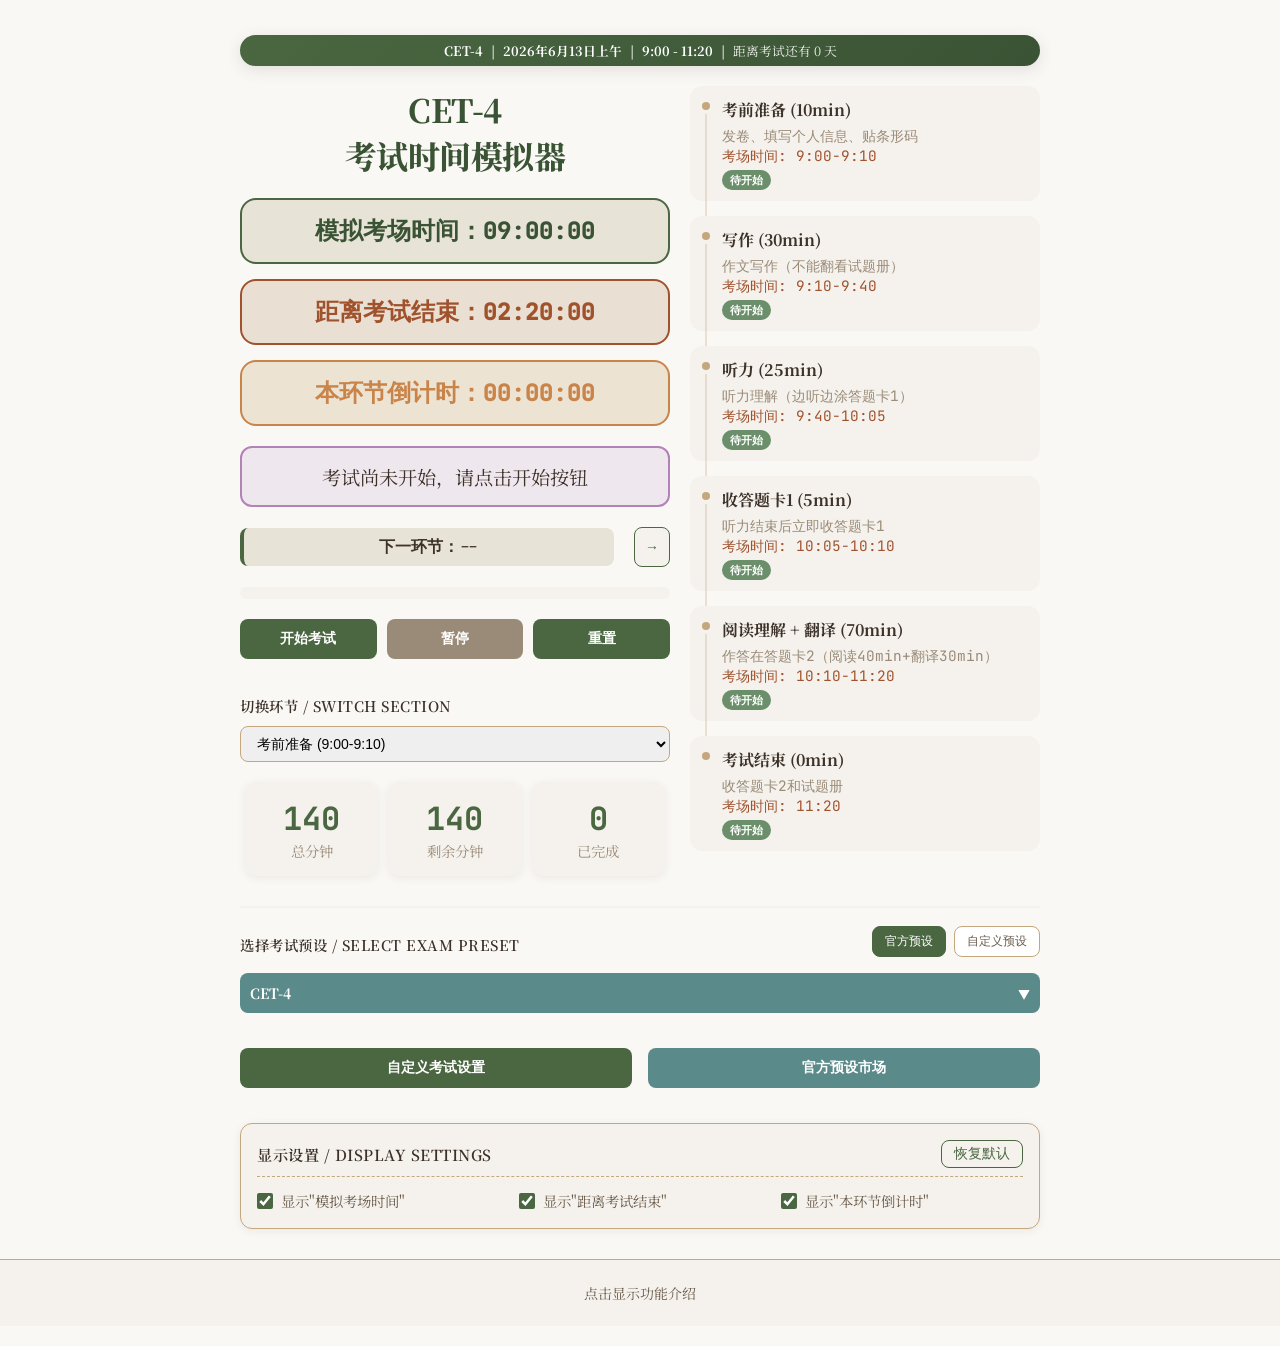
<file: index.html>
<!doctype html>
<html lang="zh-CN">
  <head>
    <meta charset="UTF-8" />
    <meta name="viewport" content="width=device-width, initial-scale=1.0" />
    <title>考试时间模拟器</title>

    <!-- SEO 元数据 -->
    <meta
      name="description"
      content="大学英语四六级考试时间模拟器，严格按照CET-4/CET-6官方考试时间设计。提供考前准备、写作、听力、收答题卡、阅读翻译等多环节全自动倒计时及进度展示，支持自定义考试配置，帮助考生科学训练考场时间分配，完全支持离线使用。"
    />
    <meta
      name="keywords"
      content="英语四六级,CET-4,CET-6,考试时间模拟,四六级倒计时,考场时间模拟,自定义考试,备考工具,离线模拟"
    />
    <meta name="author" content="罗霖" />
    <meta name="robots" content="index, follow" />

    <!-- Open Graph 社交网络分享元数据 -->
    <meta property="og:title" content="CET-4/CET-6 考试时间模拟器" />
    <meta
      property="og:description"
      content="四六级官方时间一键模拟，多环节高精倒计时，支持自定义考试及离线模式，考前冲刺必备时间管理工具。"
    />
    <meta property="og:type" content="website" />
    <meta property="og:image" content="assets/images/favicon.png" />
    <meta property="og:url" content="./index.html" />

    <!-- 移动端 & PWA 配置 -->
    <meta name="theme-color" content="#FAF8F5" />
    <meta name="apple-mobile-web-app-capable" content="yes" />
    <meta name="apple-mobile-web-app-status-bar-style" content="default" />
    <meta name="apple-mobile-web-app-title" content="考试时间模拟器" />
    <link rel="manifest" href="manifest.json" />

    <!-- Favicon 图标链接 -->
    <link rel="icon" type="image/png" href="assets/images/favicon.png" />
    <link rel="apple-touch-icon" href="assets/images/favicon.png" />

    <!-- 字体连接与加速 -->
    <link rel="preconnect" href="https://fonts.googleapis.com" />
    <link rel="preconnect" href="https://fonts.gstatic.com" crossorigin />
    <link rel="dns-prefetch" href="https://fonts.googleapis.com" />
    <link rel="dns-prefetch" href="https://fonts.gstatic.com" />
    <link
      href="https://fonts.googleapis.com/css2?family=JetBrains+Mono:ital,wght@0,100..800;1,100..800&family=Noto+Serif+SC:wght@200..900&display=swap"
      rel="stylesheet"
    />
    <link rel="stylesheet" href="css/styles.css" />
  </head>

  <body>
    <div class="container">
      <div class="column-wrapper">
        <!-- 考试信息横幅 - 横跨两栏在最顶上 -->
        <div class="header-wrapper">
          <div class="exam-time-header" id="examTimeHeader">
            <span id="examType">CET-4</span>
            <span class="header-divider">|</span>
            <span id="examDate">2026年6月13日上午</span>
            <span class="header-divider">|</span>
            <span id="examTimeRange">9:00 - 11:20</span>
            <span class="header-divider">|</span>
            <span class="exam-countdown" id="examCountdown"
              >距离考试还有 63 天</span
            >
          </div>
        </div>

        <!-- 左侧栏 -->
        <div class="left-column">
          <h1 id="pageHeader">
            <span id="examTitle">CET-4</span><br />考试时间模拟器
          </h1>

          <div class="real-time-display">
            模拟考场时间：<span id="currentTimeSpan">09:00:00</span>
          </div>

          <div class="timer-display">
            距离考试结束：<span id="timer">02:20:00</span>
          </div>

          <div
            class="section-timer-display"
            id="sectionTimer"
            style="display: none"
          >
            本环节倒计时：<span class="time-value">00:00:00</span>
          </div>

          <div class="current-section" id="currentSection">
            考试尚未开始，请点击开始按钮
          </div>

          <div class="countdown-container">
            <div class="countdown" id="countdown">
              <span class="countdown-label">下一环节：</span
              ><span class="countdown-value">--</span>
            </div>
            <button onclick="nextSection()" id="nextBtn" class="next-button">
              →
            </button>
          </div>

          <div class="progress-bar">
            <div class="progress-fill" id="progressFill"></div>
          </div>

          <div class="controls">
            <button onclick="startExam()" id="startBtn">开始考试</button>
            <button onclick="pauseExam()" id="pauseBtn" disabled>暂停</button>
            <button onclick="resetExam()" id="resetBtn">重置</button>
            <div class="skip-selector">
              <h3>切换环节 / Switch Section</h3>
              <select id="sectionSelect">
                <!-- 选项将由JavaScript动态生成 -->
              </select>
            </div>
          </div>

          <div class="stats">
            <div class="stat-item">
              <div class="stat-number" id="totalTime">140</div>
              <div class="stat-label">总分钟</div>
            </div>
            <div class="stat-item">
              <div class="stat-number" id="remainingTime">140</div>
              <div class="stat-label">剩余分钟</div>
            </div>
            <div class="stat-item">
              <div class="stat-number" id="completedSections">0</div>
              <div class="stat-label">已完成</div>
            </div>
          </div>
        </div>

        <!-- 右侧栏 -->
        <div class="right-column">
          <div class="section-timeline" id="timeline">
            <!-- Sections will be populated by JavaScript -->
          </div>
        </div>

        <!-- 预设选择器横跨两栏 -->
        <div class="preset-selector-full-width">
          <div class="custom-preset-selector">
            <div class="preset-selector-header">
              <h3 class="preset-selector-label">
                选择考试预设 / Select Exam Preset
              </h3>
              <div class="preset-type-buttons">
                <button
                  type="button"
                  class="preset-type-btn active"
                  data-type="official"
                  id="officialPresetBtn"
                >
                  官方预设
                </button>
                <button
                  type="button"
                  class="preset-type-btn"
                  data-type="custom"
                  id="customPresetBtn"
                >
                  自定义预设
                </button>
              </div>
            </div>
            <div class="preset-selector-dropdown" id="presetSelector">
              <div class="preset-selector-selected" id="selectedPreset">
                <span>CET-4 (大学英语四级)</span>
                <span class="dropdown-arrow">▼</span>
              </div>
              <div
                class="preset-selector-options"
                id="presetOptions"
                style="display: none"
              >
                <!-- 我的收藏分组 -->
                <div class="preset-option-group" id="favoritePresetGroup" style="display: none;">
                  <div class="option-group-title">我的收藏</div>
                  <div id="favoritePresetOptions">
                    <!-- 收藏选项由JS生成 -->
                  </div>
                </div>

                <div class="preset-option-group" id="officialPresetGroup">
                  <div class="option-group-title">官方预设</div>
                  <!-- 二级/三级预设选项将由JavaScript动态生成 -->
                </div>
                <div
                  class="preset-option-group"
                  id="customPresetGroup"
                  style="display: none"
                >
                  <div class="option-group-title">自定义预设</div>
                  <div id="customPresetOptions">
                    <!-- 自定义考试选项将由JavaScript动态生成 -->
                  </div>
                </div>
              </div>
            </div>
          </div>
        </div>

        <!-- 自定义考试按钮与官方预设市场按钮 -->
        <div class="toggle-exam-button-container">
          <button
            id="customExamBtn"
            onclick="goToCustomExam()"
            class="toggle-exam-button"
          >
            自定义考试设置
          </button>
          <button
            id="presetMarketBtn"
            onclick="openPresetMarket()"
            class="toggle-exam-button preset-market-btn"
          >
            官方预设市场
          </button>
        </div>

        <!-- 直接显示的显示设置控件 -->
        <div class="inline-display-settings">
          <div class="inline-setting-header">
            <h3 class="display-settings-label">显示设置 / Display Settings</h3>
            <button
              type="button"
              id="resetDisplaySettingsBtn"
              class="reset-display-settings-btn"
              title="恢复默认显示设置"
              onclick="resetDisplaySettings()"
            >
              恢复默认
            </button>
          </div>
          <div class="inline-setting-checkboxes">
            <label class="setting-checkbox-horizontal">
              <input
                type="checkbox"
                id="inlineShowCurrentTime"
                name="inlineShowCurrentTime"
                checked
                onchange="toggleDisplaySetting('showCurrentTime', this.checked)"
              />
              <span>显示"模拟考场时间"</span>
            </label>
            <label class="setting-checkbox-horizontal">
              <input
                type="checkbox"
                id="inlineShowCountdownTimer"
                name="inlineShowCountdownTimer"
                checked
                onchange="
                  toggleDisplaySetting('showCountdownTimer', this.checked)
                "
              />
              <span>显示"距离考试结束"</span>
            </label>
            <label class="setting-checkbox-horizontal">
              <input
                type="checkbox"
                id="inlineShowSectionTimer"
                name="inlineShowSectionTimer"
                checked
                onchange="
                  toggleDisplaySetting('showSectionTimer', this.checked)
                "
              />
              <span>显示"本环节倒计时"</span>
            </label>
          </div>
        </div>
      </div>

      <!-- 恢复提示（小屏幕设备使用） -->
      <div
        class="restore-hint"
        id="restoreHintSmallScreen"
        style="display: none"
      >
        点击恢复倒数日期
      </div>
    </div>

    <!-- 底部区域：功能介绍、恢复提示 -->
    <div class="bottom-bar">
      <div class="bottom-content">
        <div
          class="footer-text"
          id="showIntroBtnBottom"
          onclick="showIntroduction()"
        >
          点击显示功能介绍
        </div>
        <div
          class="footer-text restore-hint"
          id="restoreHintLargeScreen"
          style="display: none; margin-top: 10px"
        >
          点击恢复倒数日期
        </div>
      </div>
    </div>

    <script>
      function showIntroduction() {
        window.open("introduction.html", "_blank");
      }

      // 跳转到自定义考试配置页面
      function goToCustomExam() {
        window.location.href = "custom-exam.html";
      }

      // 处理考试预设选择变化
      function handlePresetChange(value) {
        if (value in officialExams) {
          // 官方预设
          currentExamType = value;
          updateExamConfig(officialExams[value]);

          // 保存到localStorage
          localStorage.setItem("lastOfficialPreset", value);
          localStorage.setItem("lastPresetType", "official");

          // 更新显示的预设名称
          const presetName = officialExams[value].name;
          document.getElementById("selectedPreset").innerHTML =
            `<span>${presetName}</span><span class="dropdown-arrow">▼</span>`;
          // 移除自定义选中样式
          document
            .getElementById("selectedPreset")
            .classList.remove("custom-selected");
        } else {
          // 自定义预设
          const exam = getCustomExamsSafe().find((e) => e.name === value);
          if (exam) {
            // 保存到localStorage
            localStorage.setItem("lastCustomPreset", value);
            localStorage.setItem("lastPresetType", "custom");

            // 直接应用自定义考试配置（不刷新页面）
            if (typeof applyCustomExamConfig === "function") {
              applyCustomExamConfig(exam);
            }

            // 更新显示的预设名称
            document.getElementById("selectedPreset").innerHTML =
              `<span>${value}</span><span class="dropdown-arrow">▼</span>`;
            // 添加自定义选中样式
            document
              .getElementById("selectedPreset")
              .classList.add("custom-selected");
          }
        }

        // 隐藏下拉菜单
        closePresetDropdown();
      }

      // 动态填充自定义考试选项
      function getCustomExamsSafe() {
        if (Array.isArray(window.customExams)) {
          return window.customExams;
        }
        return [];
      }

      function populateCustomPresets() {
        const customPresetOptions = document.getElementById(
          "customPresetOptions",
        );
        const customExamList = getCustomExamsSafe();
        // 清空现有选项
        customPresetOptions.innerHTML = "";

        if (customExamList.length > 0) {
          customExamList.forEach((exam) => {
            const option = document.createElement("div");
            option.className = "preset-option";
            option.textContent = exam.name;
            option.setAttribute("data-value", exam.name);
            // 在这里添加点击事件监听器
            option.addEventListener("click", function () {
              handlePresetChange(this.getAttribute("data-value"));
            });
            customPresetOptions.appendChild(option);
          });
        } else {
          const option = document.createElement("div");
          option.className = "preset-option disabled";
          option.textContent = "无自定义考试";
          option.style.color = "var(--color-text-muted)";
          customPresetOptions.appendChild(option);
        }
      }

      function openPresetDropdown() {
        const options = document.getElementById("presetOptions");
        if (options) {
          options.style.display = "block";
        }
      }

      function closePresetDropdown() {
        const options = document.getElementById("presetOptions");
        if (options) {
          options.style.display = "none";
        }
      }

      function setPresetTypeUI(type) {
        const officialBtn = document.getElementById("officialPresetBtn");
        const customBtn = document.getElementById("customPresetBtn");
        const officialGroup = document.getElementById("officialPresetGroup");
        const customGroup = document.getElementById("customPresetGroup");

        const isCustom = type === "custom";

        officialBtn.classList.toggle("active", !isCustom);
        customBtn.classList.toggle("active", isCustom);
        officialGroup.style.display = isCustom ? "none" : "block";
        customGroup.style.display = isCustom ? "block" : "none";
      }

      // 在DOM加载完成后设置自定义选择器事件
      document.addEventListener("DOMContentLoaded", function () {
        // 为自定义选择器添加点击事件
        const selector = document.getElementById("presetSelector");
        const selected = document.getElementById("selectedPreset");
        const options = document.getElementById("presetOptions");

        selected.addEventListener("click", function (e) {
          e.stopPropagation();
          const isDisplayed = options.style.display !== "none";
          if (isDisplayed) {
            closePresetDropdown();
          } else {
            openPresetDropdown();
          }
        });

        // 使用事件委托为所有预设选项添加点击事件
        options.addEventListener("click", function (e) {
          const option = e.target.closest(".preset-option");
          if (
            option &&
            !option.classList.contains("disabled") &&
            !e.target.classList.contains("preset-fav-star")
          ) {
            const value = option.getAttribute("data-value");
            handlePresetChange(value);
          }
        });

        // 点击页面其他地方关闭下拉菜单
        document.addEventListener("click", function (e) {
          if (!selector.contains(e.target)) {
            closePresetDropdown();
          }
        });

        // 预设类型切换按钮事件
        const officialBtn = document.getElementById("officialPresetBtn");
        const customBtn = document.getElementById("customPresetBtn");

        officialBtn.addEventListener("click", function () {
          setPresetTypeUI("official");
          // 自动切换到上次使用的官方预设
          const lastOfficialPreset =
            localStorage.getItem("lastOfficialPreset") || "cet4";
          handlePresetChange(lastOfficialPreset);
          openPresetDropdown();
        });

        customBtn.addEventListener("click", function () {
          setPresetTypeUI("custom");
          populateCustomPresets();

          // 自动切换到上次使用的自定义预设
          const customExamList = getCustomExamsSafe();
          if (customExamList.length > 0) {
            const lastCustomPreset = localStorage.getItem("lastCustomPreset");
            const presetToSelect =
              lastCustomPreset &&
              customExamList.some((e) => e.name === lastCustomPreset)
                ? lastCustomPreset
                : customExamList[0].name;
            handlePresetChange(presetToSelect);
          }

          openPresetDropdown();
        });

        // 初始化恢复上次预设状态（官方预设部分）
        const lastPresetType =
          localStorage.getItem("lastPresetType") || "official";
        const lastOfficialPreset =
          localStorage.getItem("lastOfficialPreset") || "cet4";

        if (lastPresetType !== "custom") {
          setPresetTypeUI("official");
          handlePresetChange(lastOfficialPreset);
        }

        populateCustomPresets();
      });
    </script>

    <!-- 官方预设市场模态框 -->
    <div class="market-modal-backdrop" id="presetMarketModal" style="display: none;" onclick="handleMarketBackdropClick(event)">
      <div class="market-modal-card" onclick="event.stopPropagation()">
        <div class="market-modal-header">
          <h2>官方预设市场 / Official Preset Market</h2>
          <button class="market-modal-close" onclick="closePresetMarket()">&times;</button>
        </div>
        <div class="market-modal-search-bar">
          <input type="text" id="marketSearchInput" placeholder="搜索官方预设... / Search presets..." oninput="filterMarketPresets()" />
          <span class="market-favorites-count" id="marketFavCount">已收藏: 0/10</span>
        </div>
        
        <div class="market-content-layout">
          <div class="market-categories-sidebar" id="marketCategoriesSidebar">
            <!-- 分类按钮由JS生成 -->
          </div>
          <div class="market-presets-grid" id="marketPresetsGrid">
            <!-- 预设卡片由JS生成 -->
          </div>
        </div>
      </div>
    </div>

    <script src="js/script.js"></script>
    <script>
      // ==========================================
      // 官方预设市场与收藏功能 JavaScript 逻辑
      // ==========================================

      let currentMarketCategory = "全部";

      // 1. 收藏相关数据读取与存储
      function getFavoritePresets() {
        try {
          const favs = localStorage.getItem("favOfficialPresets");
          return favs ? JSON.parse(favs) : [];
        } catch (e) {
          console.error("读取收藏预设失败", e);
          return [];
        }
      }

      function saveFavoritePresets(favs) {
        try {
          localStorage.setItem("favOfficialPresets", JSON.stringify(favs));
        } catch (e) {
          console.error("保存收藏预设失败", e);
        }
      }

      function toggleFavorite(id) {
        let favs = getFavoritePresets();
        const index = favs.indexOf(id);
        if (index > -1) {
          favs.splice(index, 1);
          showToast("已取消收藏");
        } else {
          if (favs.length >= 10) {
            showToast("已达收藏上限（最多10个）");
            return;
          }
          favs.push(id);
          showToast("已成功收藏");
        }
        saveFavoritePresets(favs);
        updatePresetsUI();
      }

      // 2. 吐司提示组件
      function showToast(msg) {
        const existing = document.querySelector(".market-toast");
        if (existing) {
          existing.remove();
        }

        const toast = document.createElement("div");
        toast.className = "market-toast";
        toast.textContent = msg;
        document.body.appendChild(toast);

        setTimeout(() => {
          toast.remove();
        }, 2500);
      }

      // 3. 动态生成下拉列表预设选项
      function createPresetOptionElement(id, exam, className, isFav) {
        const option = document.createElement("div");
        option.className = `preset-option ${className || ""}`;
        option.setAttribute("data-value", id);

        const textSpan = document.createElement("span");
        textSpan.className = "preset-option-text";
        textSpan.textContent = exam.name;
        option.appendChild(textSpan);

        const star = document.createElement("span");
        star.className = `preset-fav-star${isFav ? " active" : ""}`;
        star.innerHTML = isFav ? "★" : "☆";
        star.setAttribute("data-preset-id", id);
        star.addEventListener("click", function (e) {
          e.stopPropagation();
          toggleFavorite(id);
        });
        option.appendChild(star);

        return option;
      }

      function populateFavoritePresets() {
        const favoriteGroup = document.getElementById("favoritePresetGroup");
        const favoriteOptions = document.getElementById("favoritePresetOptions");
        if (!favoriteGroup || !favoriteOptions) return;

        const favorites = getFavoritePresets();
        if (favorites.length === 0) {
          favoriteGroup.style.display = "none";
          favoriteOptions.innerHTML = "";
          return;
        }

        favoriteGroup.style.display = "block";
        favoriteOptions.innerHTML = "";

        favorites.forEach((id) => {
          const exam = officialExams[id];
          if (exam) {
            const option = createPresetOptionElement(id, exam, "level2-child", true);
            favoriteOptions.appendChild(option);
          }
        });
      }

      function populateOfficialPresets() {
        const officialPresetGroup = document.getElementById("officialPresetGroup");
        if (!officialPresetGroup) return;

        // 清空现有动态内容，保留标题
        officialPresetGroup.innerHTML = '<div class="option-group-title">官方预设</div>';

        const favorites = getFavoritePresets();

        officialPresetCategories.forEach((category) => {
          // 渲染二级标题
          const lvl2Title = document.createElement("div");
          lvl2Title.className = "preset-level2-title";
          lvl2Title.textContent = category.name;
          officialPresetGroup.appendChild(lvl2Title);

          if (category.items) {
            category.items.forEach((id) => {
              const exam = officialExams[id];
              if (exam) {
                const option = createPresetOptionElement(
                  id,
                  exam,
                  "level2-child",
                  favorites.includes(id),
                );
                officialPresetGroup.appendChild(option);
              }
            });
          }

          if (category.subcategories) {
            category.subcategories.forEach((sub) => {
              // 渲染三级标题
              const lvl3Title = document.createElement("div");
              lvl3Title.className = "preset-level3-title";
              lvl3Title.textContent = sub.name;
              officialPresetGroup.appendChild(lvl3Title);

              sub.items.forEach((id) => {
                const exam = officialExams[id];
                if (exam) {
                  const option = createPresetOptionElement(
                    id,
                    exam,
                    "level3-child",
                    favorites.includes(id),
                  );
                  officialPresetGroup.appendChild(option);
                }
              });
            });
          }
        });
      }

      function updatePresetsUI() {
        populateFavoritePresets();
        populateOfficialPresets();
        updateMarketFavoritesCount();
        if (document.getElementById("presetMarketModal").style.display !== "none") {
          renderMarketPresets();
        }
      }

      // 4. 预设市场模态框逻辑
      function openPresetMarket() {
        const modal = document.getElementById("presetMarketModal");
        if (modal) {
          modal.style.display = "flex";
          document.getElementById("marketSearchInput").value = "";
          currentMarketCategory = "全部";
          renderMarketCategories();
          renderMarketPresets();
          updateMarketFavoritesCount();
        }
      }

      function closePresetMarket() {
        const modal = document.getElementById("presetMarketModal");
        if (modal) {
          modal.style.display = "none";
        }
      }

      function handleMarketBackdropClick(e) {
        if (e.target.id === "presetMarketModal") {
          closePresetMarket();
        }
      }

      function updateMarketFavoritesCount() {
        const favs = getFavoritePresets();
        const countSpan = document.getElementById("marketFavCount");
        if (countSpan) {
          countSpan.textContent = `已收藏: ${favs.length}/10`;
        }
      }

      function renderMarketCategories() {
        const sidebar = document.getElementById("marketCategoriesSidebar");
        if (!sidebar) return;

        sidebar.innerHTML = "";

        // 添加 "全部" 分类
        const allBtn = document.createElement("button");
        allBtn.className = `market-category-btn${currentMarketCategory === "全部" ? " active" : ""}`;
        allBtn.textContent = "全部预设";
        allBtn.addEventListener("click", () => selectMarketCategory("全部"));
        sidebar.appendChild(allBtn);

        // 添加具体分类
        officialPresetCategories.forEach((cat) => {
          const btn = document.createElement("button");
          btn.className = `market-category-btn${currentMarketCategory === cat.name ? " active" : ""}`;
          btn.textContent = cat.name;
          btn.addEventListener("click", () => selectMarketCategory(cat.name));
          sidebar.appendChild(btn);
        });
      }

      function selectMarketCategory(catName) {
        currentMarketCategory = catName;
        renderMarketCategories();
        renderMarketPresets();
      }

      function renderMarketPresets() {
        const grid = document.getElementById("marketPresetsGrid");
        if (!grid) return;

        grid.innerHTML = "";
        const query = document.getElementById("marketSearchInput").value.trim().toLowerCase();
        const favorites = getFavoritePresets();

        let matchedPresetIds = [];

        if (currentMarketCategory === "全部") {
          Object.keys(officialExams).forEach((id) => {
            matchedPresetIds.push(id);
          });
        } else {
          const cat = officialPresetCategories.find((c) => c.name === currentMarketCategory);
          if (cat) {
            if (cat.items) {
              matchedPresetIds.push(...cat.items);
            }
            if (cat.subcategories) {
              cat.subcategories.forEach((sub) => {
                matchedPresetIds.push(...sub.items);
              });
            }
          }
        }

        // 搜索词过滤
        if (query) {
          matchedPresetIds = matchedPresetIds.filter((id) => {
            const exam = officialExams[id];
            return (
              exam &&
              (exam.name.toLowerCase().includes(query) ||
                (exam.examDate && exam.examDate.toLowerCase().includes(query)) ||
                (exam.examTimeRange && exam.examTimeRange.toLowerCase().includes(query)))
            );
          });
        }

        if (matchedPresetIds.length === 0) {
          const emptyDiv = document.createElement("div");
          emptyDiv.style.gridColumn = "1 / -1";
          emptyDiv.style.textAlign = "center";
          emptyDiv.style.padding = "40px";
          emptyDiv.style.color = "var(--color-text-muted)";
          emptyDiv.textContent = "未找到匹配的预设 / No presets found";
          grid.appendChild(emptyDiv);
          return;
        }

        matchedPresetIds.forEach((id) => {
          const exam = officialExams[id];
          if (!exam) return;

          const isFav = favorites.includes(id);

          const card = document.createElement("div");
          card.className = "market-preset-card";

          // Header
          const header = document.createElement("div");
          header.className = "market-preset-header";

          const titleArea = document.createElement("div");
          titleArea.className = "market-preset-title-area";

          const name = document.createElement("span");
          name.className = "market-preset-name";
          name.textContent = exam.name;
          titleArea.appendChild(name);

          let badgeText = "";
          const parentCat = officialPresetCategories.find((c) => {
            if (c.items && c.items.includes(id)) return true;
            if (c.subcategories) {
              return c.subcategories.some((s) => s.items.includes(id));
            }
            return false;
          });
          if (parentCat) {
            badgeText = parentCat.name;
          }
          if (badgeText) {
            const badge = document.createElement("span");
            badge.className = "market-preset-badge";
            badge.textContent = badgeText;
            titleArea.appendChild(badge);
          }

          header.appendChild(titleArea);

          const favBtn = document.createElement("button");
          favBtn.className = `market-preset-fav-btn${isFav ? " active" : ""}`;
          favBtn.innerHTML = isFav ? "★" : "☆";
          favBtn.title = isFav ? "取消收藏" : "加入收藏";
          favBtn.addEventListener("click", () => {
            toggleFavorite(id);
          });
          header.appendChild(favBtn);

          card.appendChild(header);

          // Meta
          const meta = document.createElement("div");
          meta.className = "market-preset-meta";

          const durationMin = Math.round(exam.totalTime / 60);
          const numSections = exam.sections ? exam.sections.length : 0;

          const timeInfo = document.createElement("div");
          timeInfo.className = "market-preset-meta-item";
          timeInfo.innerHTML = `<span>时长：${durationMin}分钟 | ${numSections}个环节</span>`;
          meta.appendChild(timeInfo);

          if (exam.examDate || exam.examTimeRange) {
            const dateInfo = document.createElement("div");
            dateInfo.className = "market-preset-meta-item";
            dateInfo.innerHTML = `<span>时间：${exam.examDate || ""} ${exam.examTimeRange || ""}</span>`;
            meta.appendChild(dateInfo);
          }

          card.appendChild(meta);

          // Section Preview
          if (exam.sections && exam.sections.length > 0) {
            const sectionsDiv = document.createElement("div");
            sectionsDiv.className = "market-preset-sections";

            const secTitle = document.createElement("span");
            secTitle.className = "market-preset-sections-title";
            secTitle.textContent = "环节预览 / Preview:";
            sectionsDiv.appendChild(secTitle);

            const list = document.createElement("div");
            list.className = "market-preset-sections-list";

            const displaySections = exam.sections.slice(0, 4);
            displaySections.forEach((sec, idx) => {
              const tag = document.createElement("span");
              tag.className = "market-preset-section-tag";
              tag.textContent = sec.name;
              list.appendChild(tag);

              if (idx < displaySections.length - 1 || exam.sections.length > 4) {
                const arrow = document.createElement("span");
                arrow.className = "market-preset-section-arrow";
                arrow.textContent = "→";
                list.appendChild(arrow);
              }
            });

            if (exam.sections.length > 4) {
              const moreTag = document.createElement("span");
              moreTag.className = "market-preset-section-tag";
              moreTag.style.fontStyle = "italic";
              moreTag.textContent = `等共${exam.sections.length}个`;
              list.appendChild(moreTag);
            }

            sectionsDiv.appendChild(list);
            card.appendChild(sectionsDiv);
          }

          // Actions
          const actions = document.createElement("div");
          actions.className = "market-preset-actions";

          const applyBtn = document.createElement("button");
          applyBtn.className = "market-preset-apply-btn";
          applyBtn.textContent = "一键应用 / Apply";
          applyBtn.addEventListener("click", () => {
            handlePresetChange(id);
            closePresetMarket();
            showToast(`已应用预设: ${exam.name}`);
          });
          actions.appendChild(applyBtn);

          card.appendChild(actions);

          grid.appendChild(card);
        });
      }

      function filterMarketPresets() {
        renderMarketPresets();
      }

      // 在 script.js 加载完成后恢复预设状态
      document.addEventListener("DOMContentLoaded", function () {
        // 等待 script.js 的 DOMContentLoaded 执行完成
        setTimeout(function () {
          updatePresetsUI();
          const lastPresetType =
            localStorage.getItem("lastPresetType") || "official";
          const customExamList = window.customExams || [];

          if (lastPresetType === "custom" && customExamList.length > 0) {
            const lastCustomPreset = localStorage.getItem("lastCustomPreset");
            const presetToSelect =
              lastCustomPreset &&
              customExamList.some((e) => e.name === lastCustomPreset)
                ? lastCustomPreset
                : customExamList[0].name;

            // 应用自定义考试配置
            const exam = customExamList.find((e) => e.name === presetToSelect);
            if (exam) {
              applyCustomExamConfig(exam);

              // 更新 UI
              setPresetTypeUI("custom");
              document.getElementById("selectedPreset").innerHTML =
                `<span>${presetToSelect}</span><span class="dropdown-arrow">▼</span>`;
              document
                .getElementById("selectedPreset")
                .classList.add("custom-selected");
            }
          } else {
            // 恢复官方预设
            const lastOfficialPreset =
              localStorage.getItem("lastOfficialPreset") || "cet4";
            if (officialExams && lastOfficialPreset in officialExams) {
              handlePresetChange(lastOfficialPreset);
            }
          }
        }, 0);
      });
    </script>
    <!-- Service Worker 注册 -->
    <script>
      if ("serviceWorker" in navigator) {
        window.addEventListener("load", () => {
          navigator.serviceWorker
            .register("./sw.js")
            .then((reg) => console.log("Service Worker 注册成功:", reg.scope))
            .catch((err) => console.error("Service Worker 注册失败:", err));
        });
      }
    </script>
  </body>
</html>
</file>
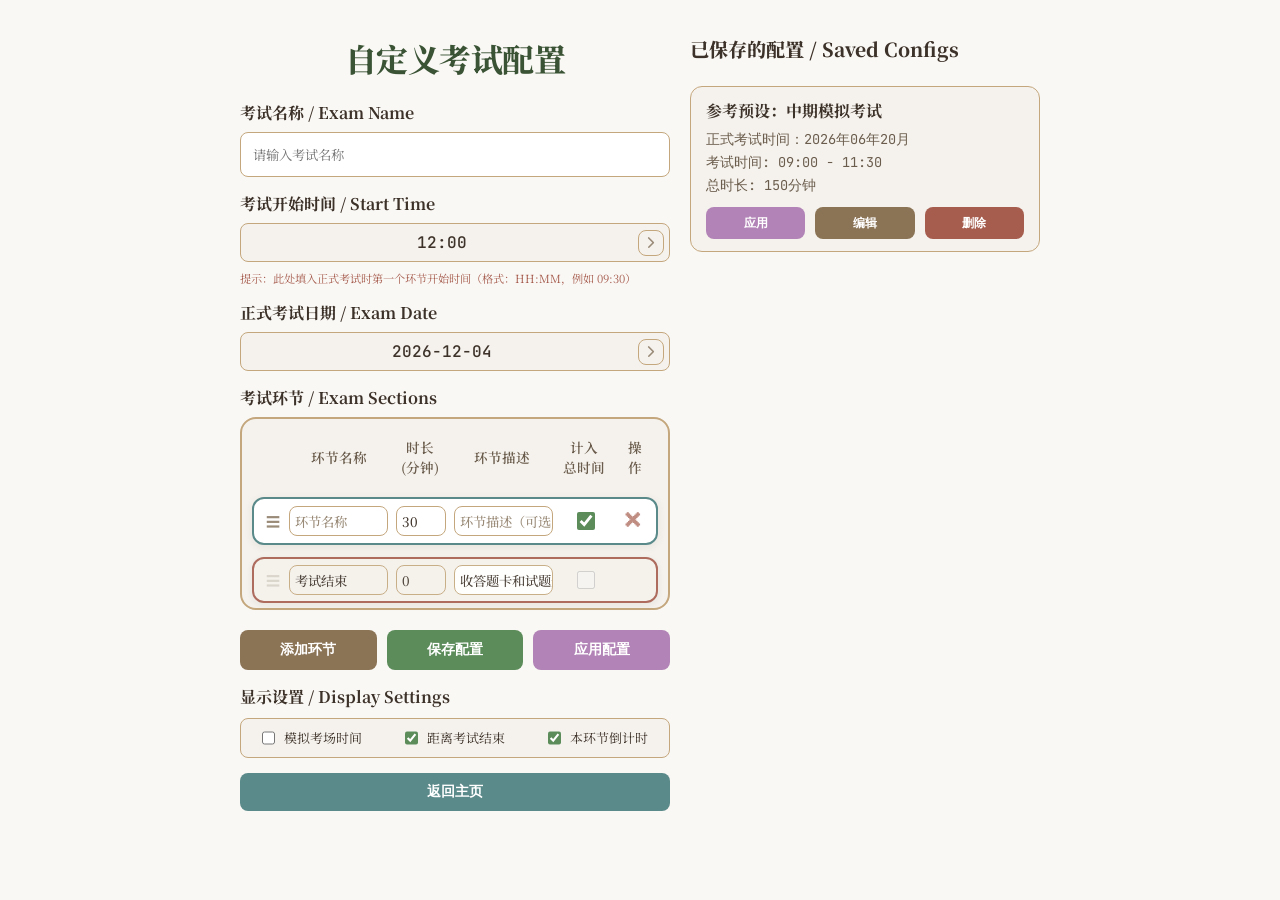
<file: custom-exam.html>
<!doctype html>
<html lang="zh-CN">

<head>
  <meta charset="UTF-8" />
  <meta name="viewport" content="width=device-width, initial-scale=1.0" />
  <title>自定义考试配置 - 考试时间模拟器</title>

  <!-- SEO 元数据 -->
  <meta name="description" content="自定义您的英语四六级模拟考试或任何其他自定义考试。设置开始时间、考试日期以及配置各科目的倒计时环节，并支持本地保存与快速切换。完全支持离线环境。" />
  <meta name="keywords" content="自定义考试,四六级模拟,考试流程配置,倒计时,备考工具,离线模式" />
  <meta name="author" content="罗霖" />
  <meta name="robots" content="index, follow" />

  <!-- Open Graph 社交网络分享元数据 -->
  <meta property="og:title" content="自定义考试配置 - CET-4/CET-6 考试时间模拟器" />
  <meta property="og:description" content="一键定制模拟考试流程，灵活设置考试时段 and 倒计时，支持本地保存及离线使用。" />
  <meta property="og:type" content="website" />
  <meta property="og:image" content="assets/images/favicon.png" />
  <meta property="og:url" content="./custom-exam.html" />

  <!-- 移动端 & PWA 配置 -->
  <meta name="theme-color" content="#FAF8F5" />
  <meta name="apple-mobile-web-app-capable" content="yes" />
  <meta name="apple-mobile-web-app-status-bar-style" content="default" />
  <meta name="apple-mobile-web-app-title" content="考试时间模拟器" />
  <link rel="manifest" href="manifest.json" />

  <!-- Favicon 图标链接 -->
  <link rel="icon" type="image/png" href="assets/images/favicon.png" />
  <link rel="apple-touch-icon" href="assets/images/favicon.png" />

  <!-- 字体连接与加速 -->
  <link rel="preconnect" href="https://fonts.googleapis.com" />
  <link rel="preconnect" href="https://fonts.gstatic.com" crossorigin />
  <link rel="dns-prefetch" href="https://fonts.googleapis.com" />
  <link rel="dns-prefetch" href="https://fonts.gstatic.com" />
  <link
    href="https://fonts.googleapis.com/css2?family=JetBrains+Mono:ital,wght@0,100..800;1,100..800&family=Noto+Serif+SC:wght@200..900&display=swap"
    rel="stylesheet" />
  <link rel="stylesheet" href="assets/fonts/iconfont/iconfont.css" />
  <link rel="stylesheet" href="css/styles.css" />
</head>

<body>
  <div class="container">
    <div class="column-wrapper">
      <!-- 左侧栏 -->
      <div class="left-column">
        <div class="header-wrapper">
          <h1>自定义考试配置</h1>
        </div>

        <div class="custom-exam-form">
          <form id="customExamForm">
            <div class="form-group">
              <label for="customExamName">考试名称 / Exam Name</label>
              <input type="text" id="customExamName" name="customExamName" placeholder="请输入考试名称" required
                style="padding: 12px; font-family: var(--font-family)" />
            </div>

            <div class="form-group">
              <label for="customExamStartTime">考试开始时间 / Start Time</label>
              <div class="custom-time-picker" id="customExamStartTimePicker">
                <div class="time-input-wrapper">
                  <input type="text" id="customExamStartTime" name="customExamStartTime" value="12:00"
                    class="time-input-display" readonly />
                  <button type="button" class="picker-toggle-btn" data-target="time" aria-label="打开时间下拉">
                    <span class="iconfont icon-youjiantou"></span>
                  </button>
                </div>
                <div class="time-dropdowns">
                  <div class="time-select-wrapper">
                    <div class="time-select-trigger" data-part="hour">
                      <span class="time-value">12</span>
                      <span class="time-arrow"><span class="iconfont icon-youjiantou"></span></span>
                    </div>
                    <div class="time-select-dropdown" data-part="hour">
                      <div class="time-select-options"></div>
                    </div>
                  </div>
                  <div class="time-divider">:</div>
                  <div class="time-select-wrapper">
                    <div class="time-select-trigger" data-part="minute">
                      <span class="time-value">00</span>
                      <span class="time-arrow"><span class="iconfont icon-youjiantou"></span></span>
                    </div>
                    <div class="time-select-dropdown" data-part="minute">
                      <div class="time-select-options"></div>
                    </div>
                  </div>
                </div>
              </div>
              <div class="form-help-text">
                提示：此处填入正式考试时第一个环节开始时间（格式：HH:MM，例如
                09:30）
              </div>
            </div>

            <div class="form-group">
              <label for="customExamDate">正式考试日期 / Exam Date</label>
              <div class="custom-date-picker" id="customExamDatePicker">
                <div class="date-input-wrapper">
                  <input type="text" id="customExamDate" name="customExamDate" value="" class="date-input-display"
                    readonly required />
                  <button type="button" class="picker-toggle-btn" data-target="date" aria-label="打开日期下拉">
                    <span class="iconfont icon-youjiantou"></span>
                  </button>
                </div>
                <div class="date-dropdowns">
                  <div class="date-select-wrapper">
                    <div class="date-select-trigger" data-part="year">
                      <span class="date-value">2024</span>
                      <span class="date-arrow"><span class="iconfont icon-youjiantou"></span></span>
                    </div>
                    <div class="date-select-dropdown" data-part="year">
                      <div class="date-select-options"></div>
                    </div>
                  </div>
                  <div class="date-divider">-</div>
                  <div class="date-select-wrapper">
                    <div class="date-select-trigger" data-part="month">
                      <span class="date-value">01</span>
                      <span class="date-arrow"><span class="iconfont icon-youjiantou"></span></span>
                    </div>
                    <div class="date-select-dropdown" data-part="month">
                      <div class="date-select-options"></div>
                    </div>
                  </div>
                  <div class="date-divider">-</div>
                  <div class="date-select-wrapper">
                    <div class="date-select-trigger" data-part="day">
                      <span class="date-value">01</span>
                      <span class="date-arrow"><span class="iconfont icon-youjiantou"></span></span>
                    </div>
                    <div class="date-select-dropdown" data-part="day">
                      <div class="date-select-options"></div>
                    </div>
                  </div>
                </div>
              </div>
            </div>

            <div class="form-group">
              <label>考试环节 / Exam Sections</label>
              <div class="sections-wrapper" style="padding-bottom: 5px !important">
                <div class="section-headers-row">
                  <div class="section-header-drag"></div>
                  <div class="section-header-name">环节名称</div>
                  <div class="section-header-duration">时长<br />(分钟)</div>
                  <div class="section-header-description">环节描述</div>
                  <div class="section-header-count">计入<br />总时间</div>
                  <div class="section-header-action">操作</div>
                </div>
                <div id="sectionsContainer">
                  <!-- 环节将通过JavaScript动态添加 -->
                </div>
              </div>
            </div>

            <div class="form-actions">
              <div class="form-actions-row">
                <button type="button" id="addSectionBtn" class="add-section-btn">
                  添加环节
                </button>
                <button type="submit" id="saveCustomExamBtn" form="customExamForm">
                  保存配置
                </button>
                <button type="button" id="applyCustomExamBtn">
                  应用配置
                </button>
              </div>

              <!-- 添加显示设置选项 -->
              <div class="display-settings-group">
                <label>显示设置 / Display Settings</label>
                <div class="vertical-setting-controls">
                  <label class="setting-checkbox-vertical">
                    <input type="checkbox" id="customShowCurrentTime" name="customShowCurrentTime" />
                    <span>模拟考场时间</span>
                  </label>
                  <label class="setting-checkbox-vertical">
                    <input type="checkbox" id="customShowCountdownTimer" name="customShowCountdownTimer" checked />
                    <span>距离考试结束</span>
                  </label>
                  <label class="setting-checkbox-vertical">
                    <input type="checkbox" id="customShowSectionTimer" name="customShowSectionTimer" checked />
                    <span>本环节倒计时</span>
                  </label>
                </div>
              </div>



              <div class="form-actions-row">
                <button type="button" id="backToMainBtn">返回主页</button>
              </div>
            </div>
          </form>
        </div>
      </div>

      <!-- 右侧栏 - 配置列表 -->
      <div class="right-column">
        <h2>已保存的配置 / Saved Configs</h2>
        <div id="savedExamsList">
          <!-- 已保存的配置将通过JavaScript动态添加 -->
        </div>
      </div>
    </div>
  </div>

  <script src="js/custom-exam.js"></script>

  <!-- Service Worker 注册 -->
  <script>
    if ("serviceWorker" in navigator) {
      window.addEventListener("load", () => {
        navigator.serviceWorker
          .register("./sw.js")
          .then((reg) => console.log("Service Worker 注册成功:", reg.scope))
          .catch((err) => console.error("Service Worker 注册失败:", err));
      });
    }
  </script>
</body>

</html>
</file>
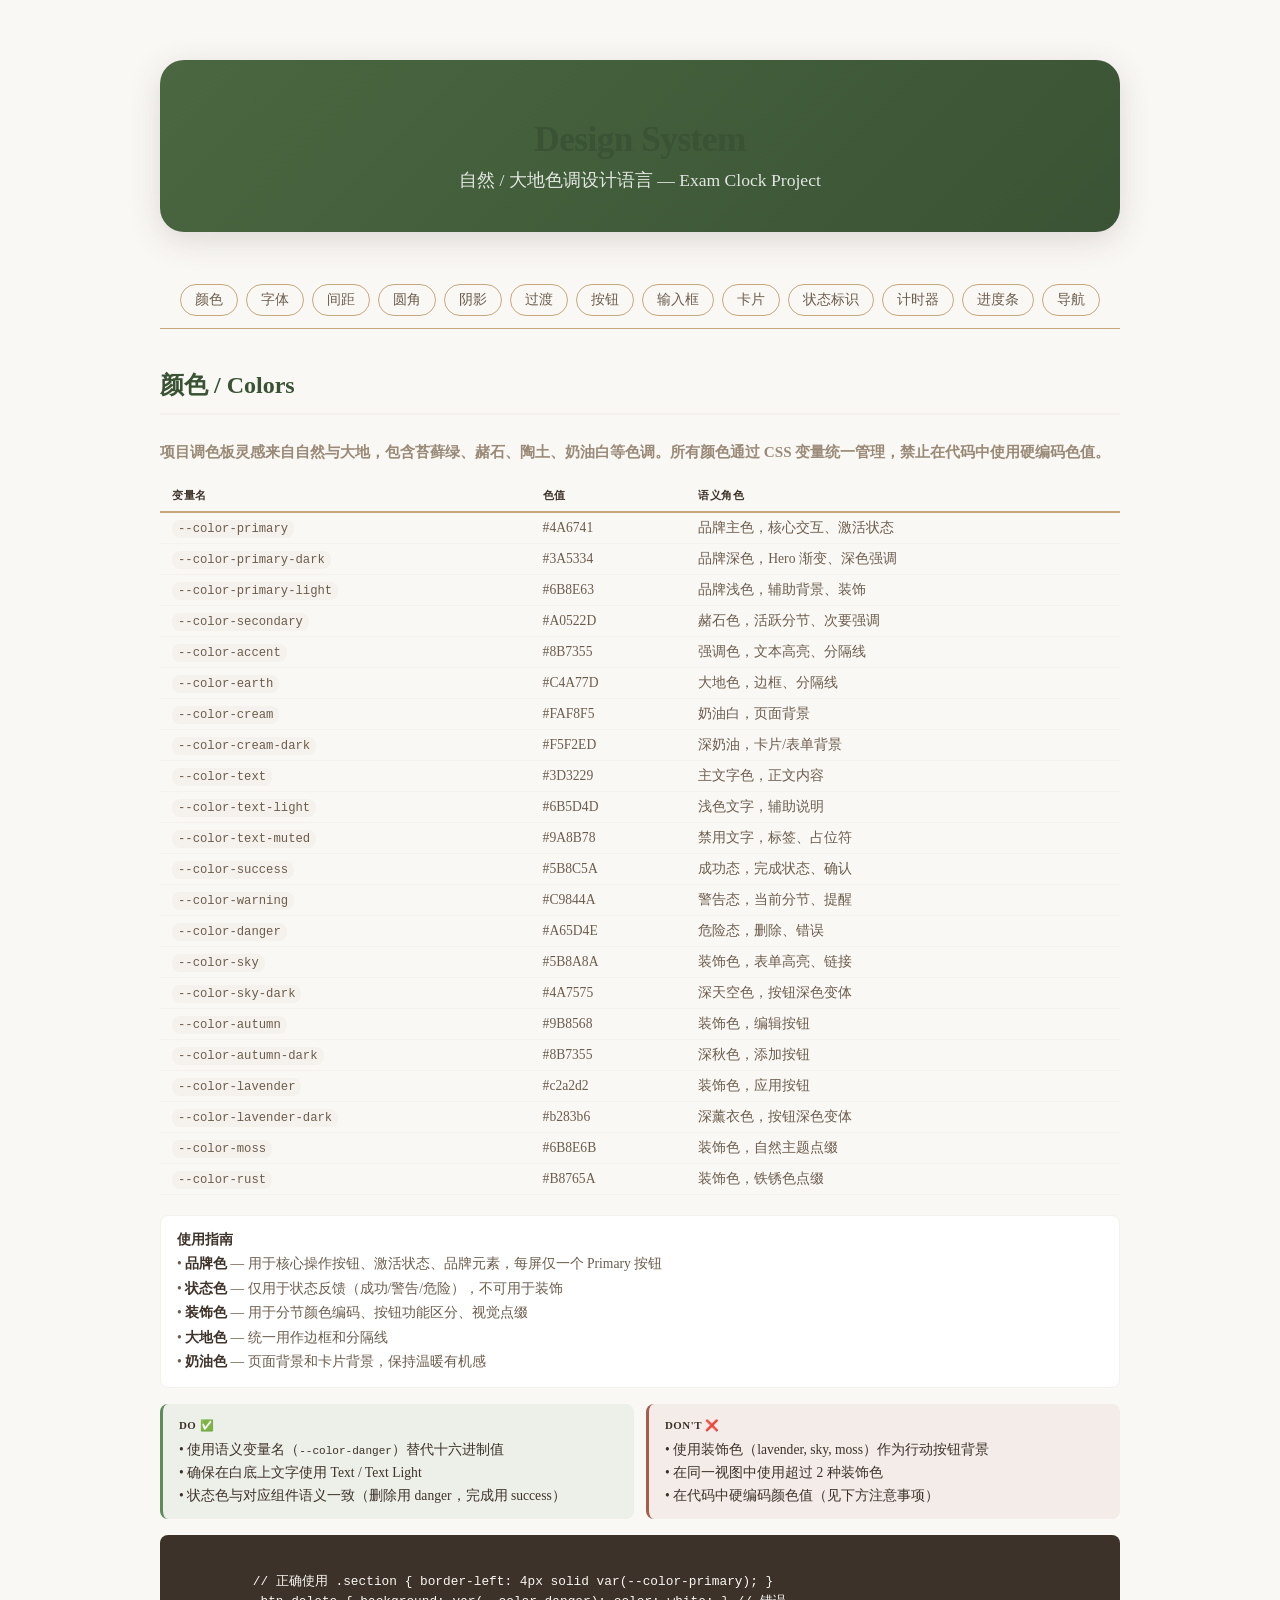
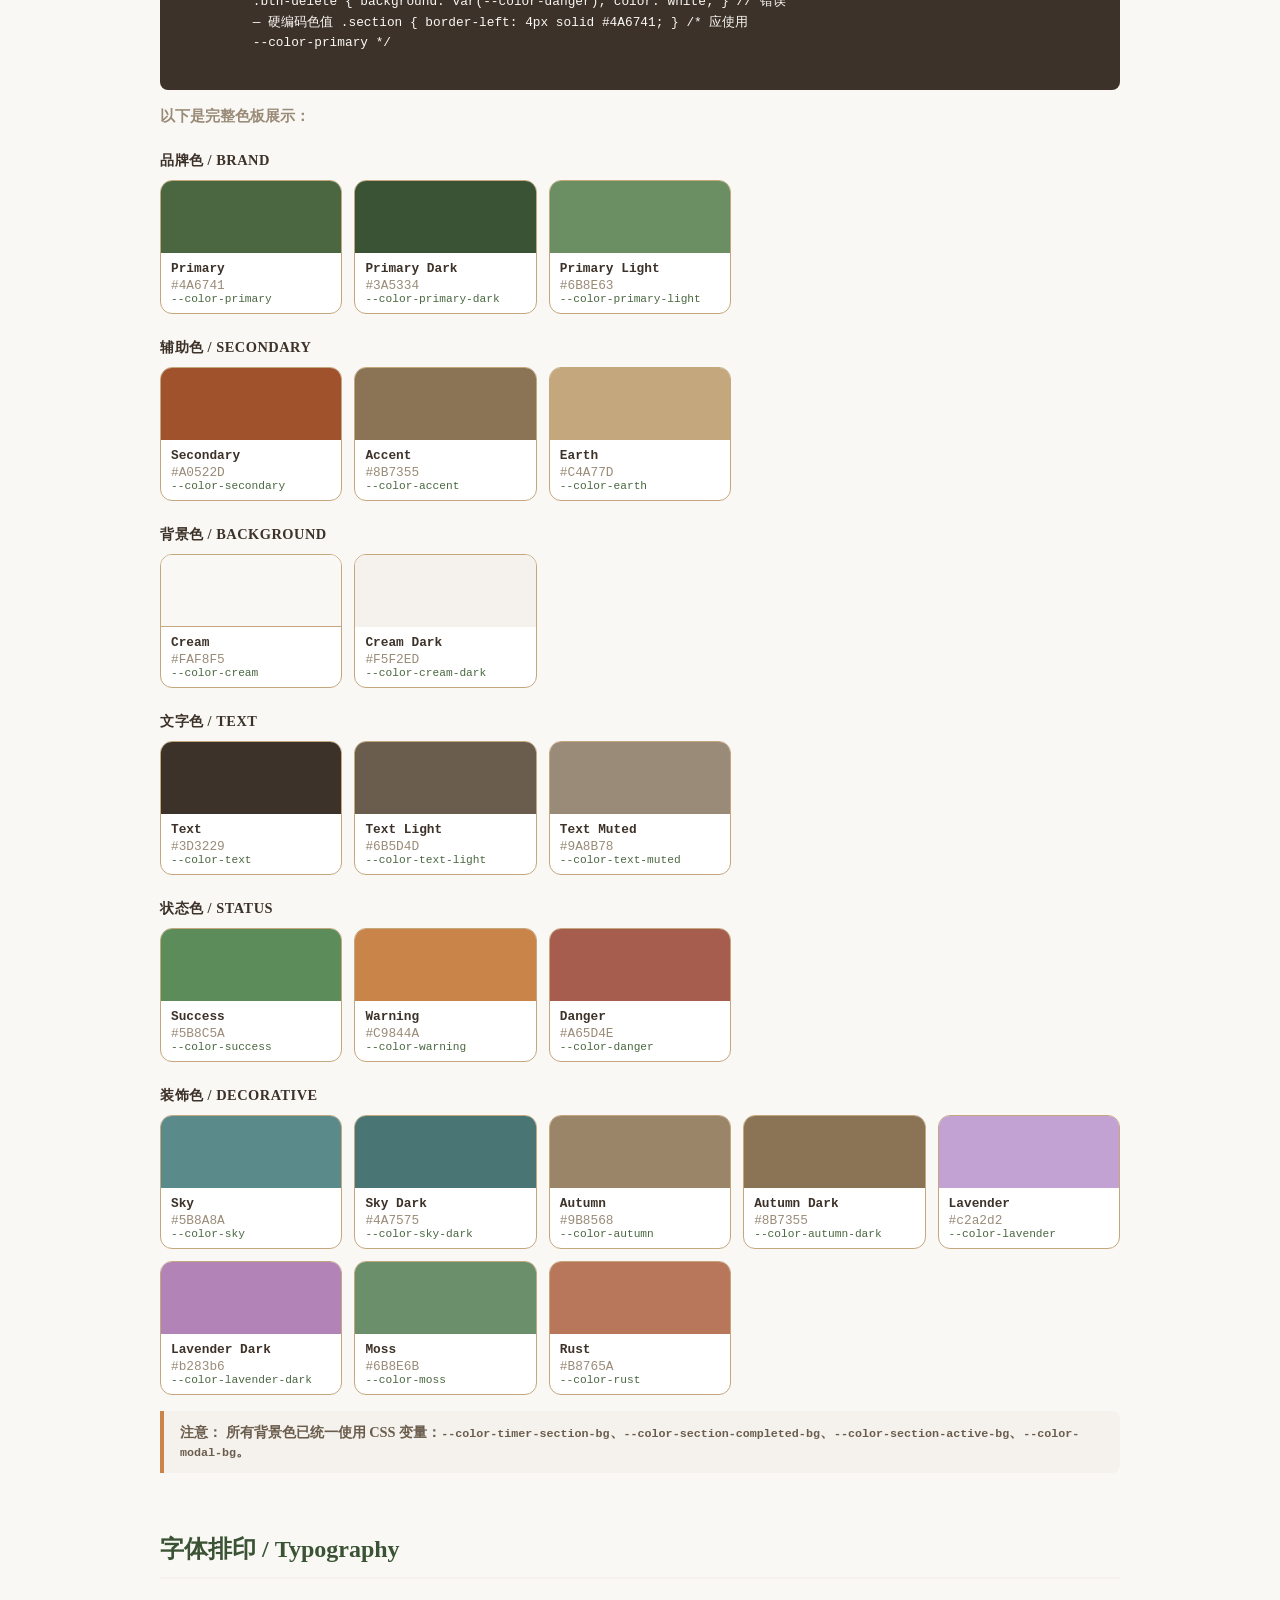
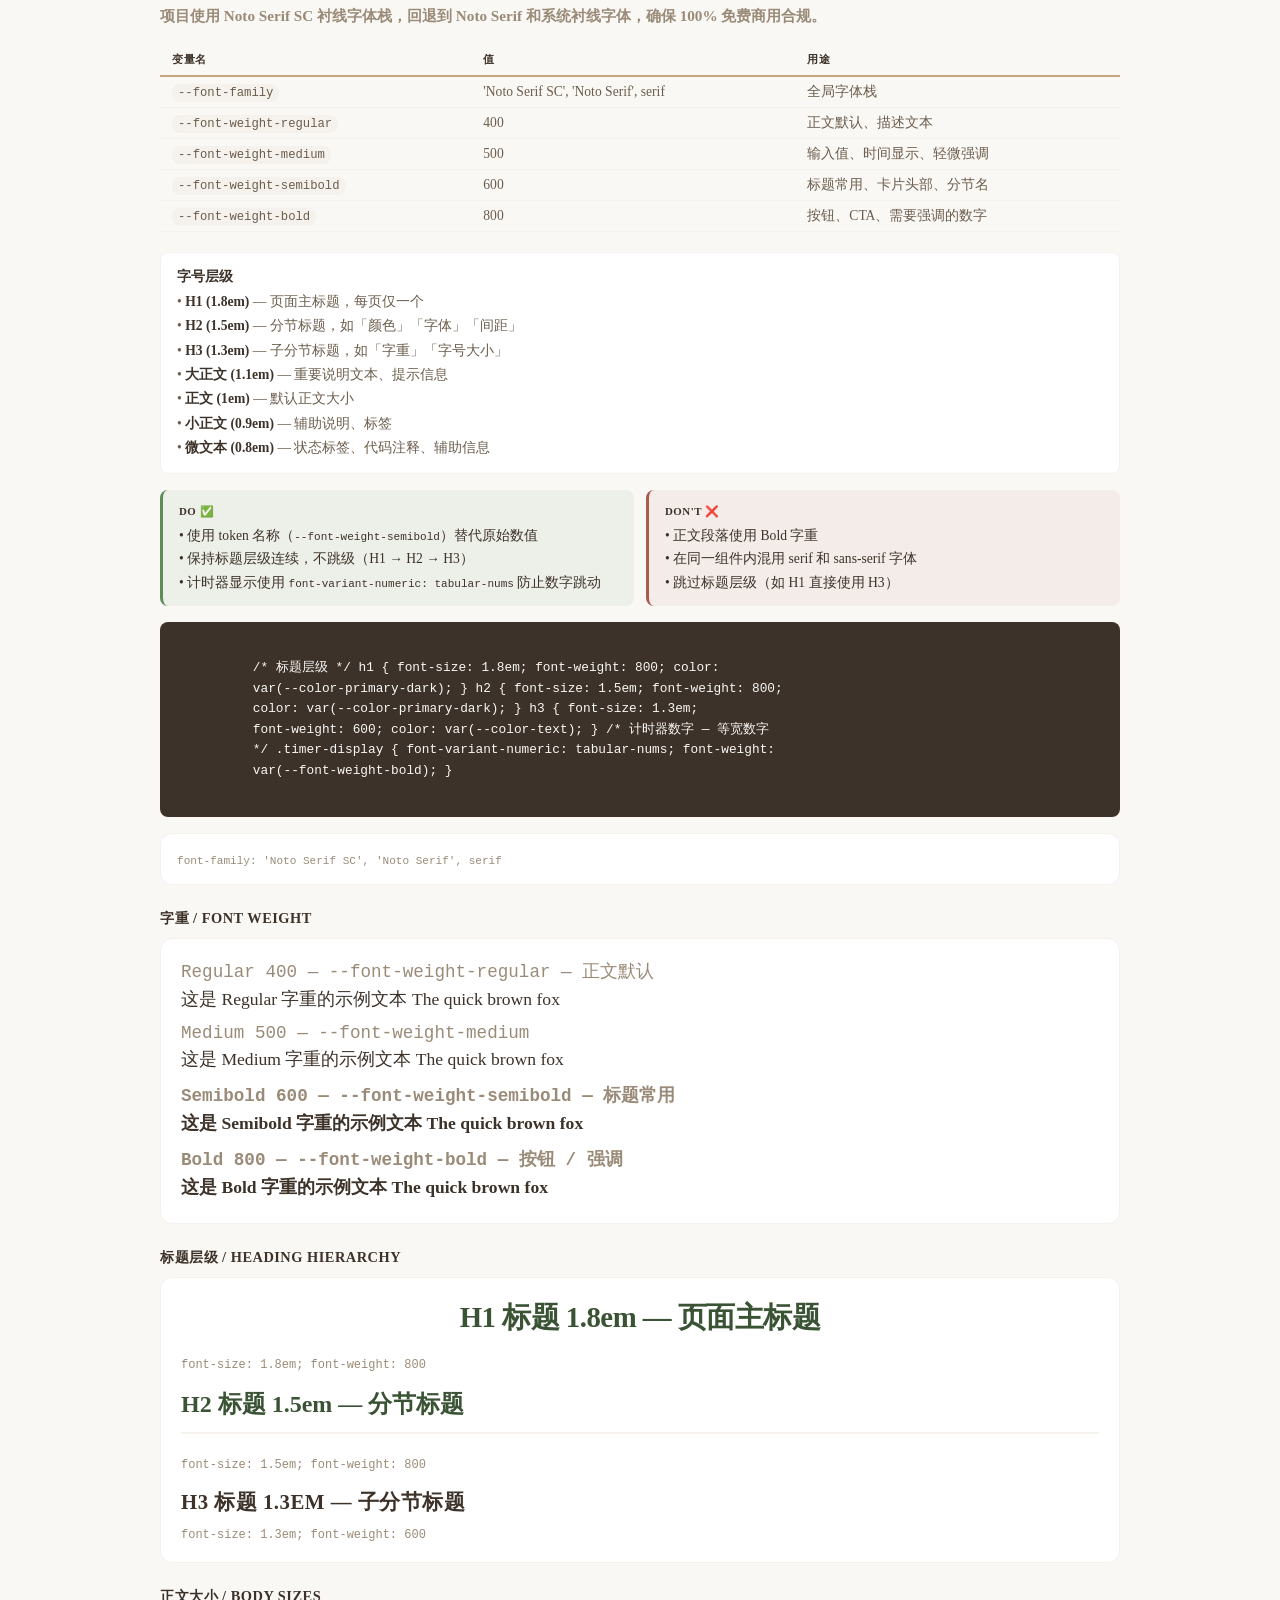
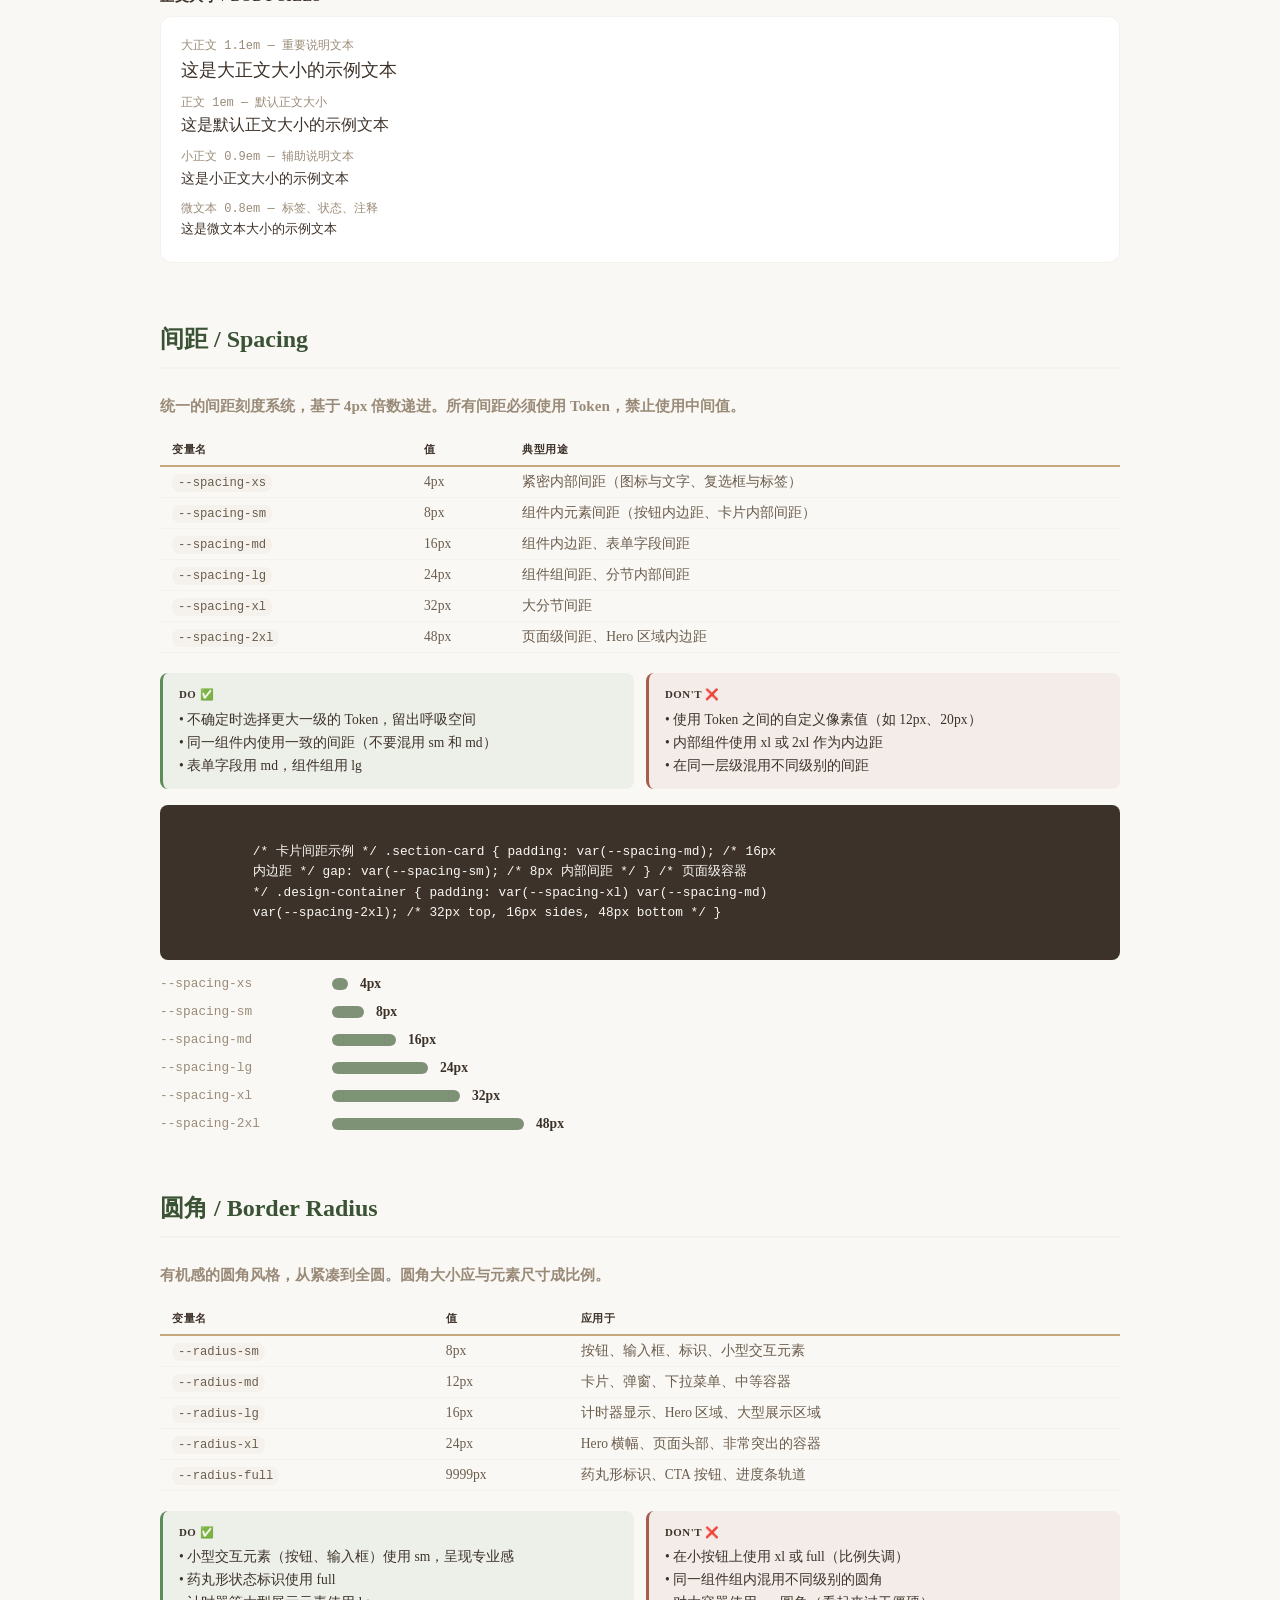
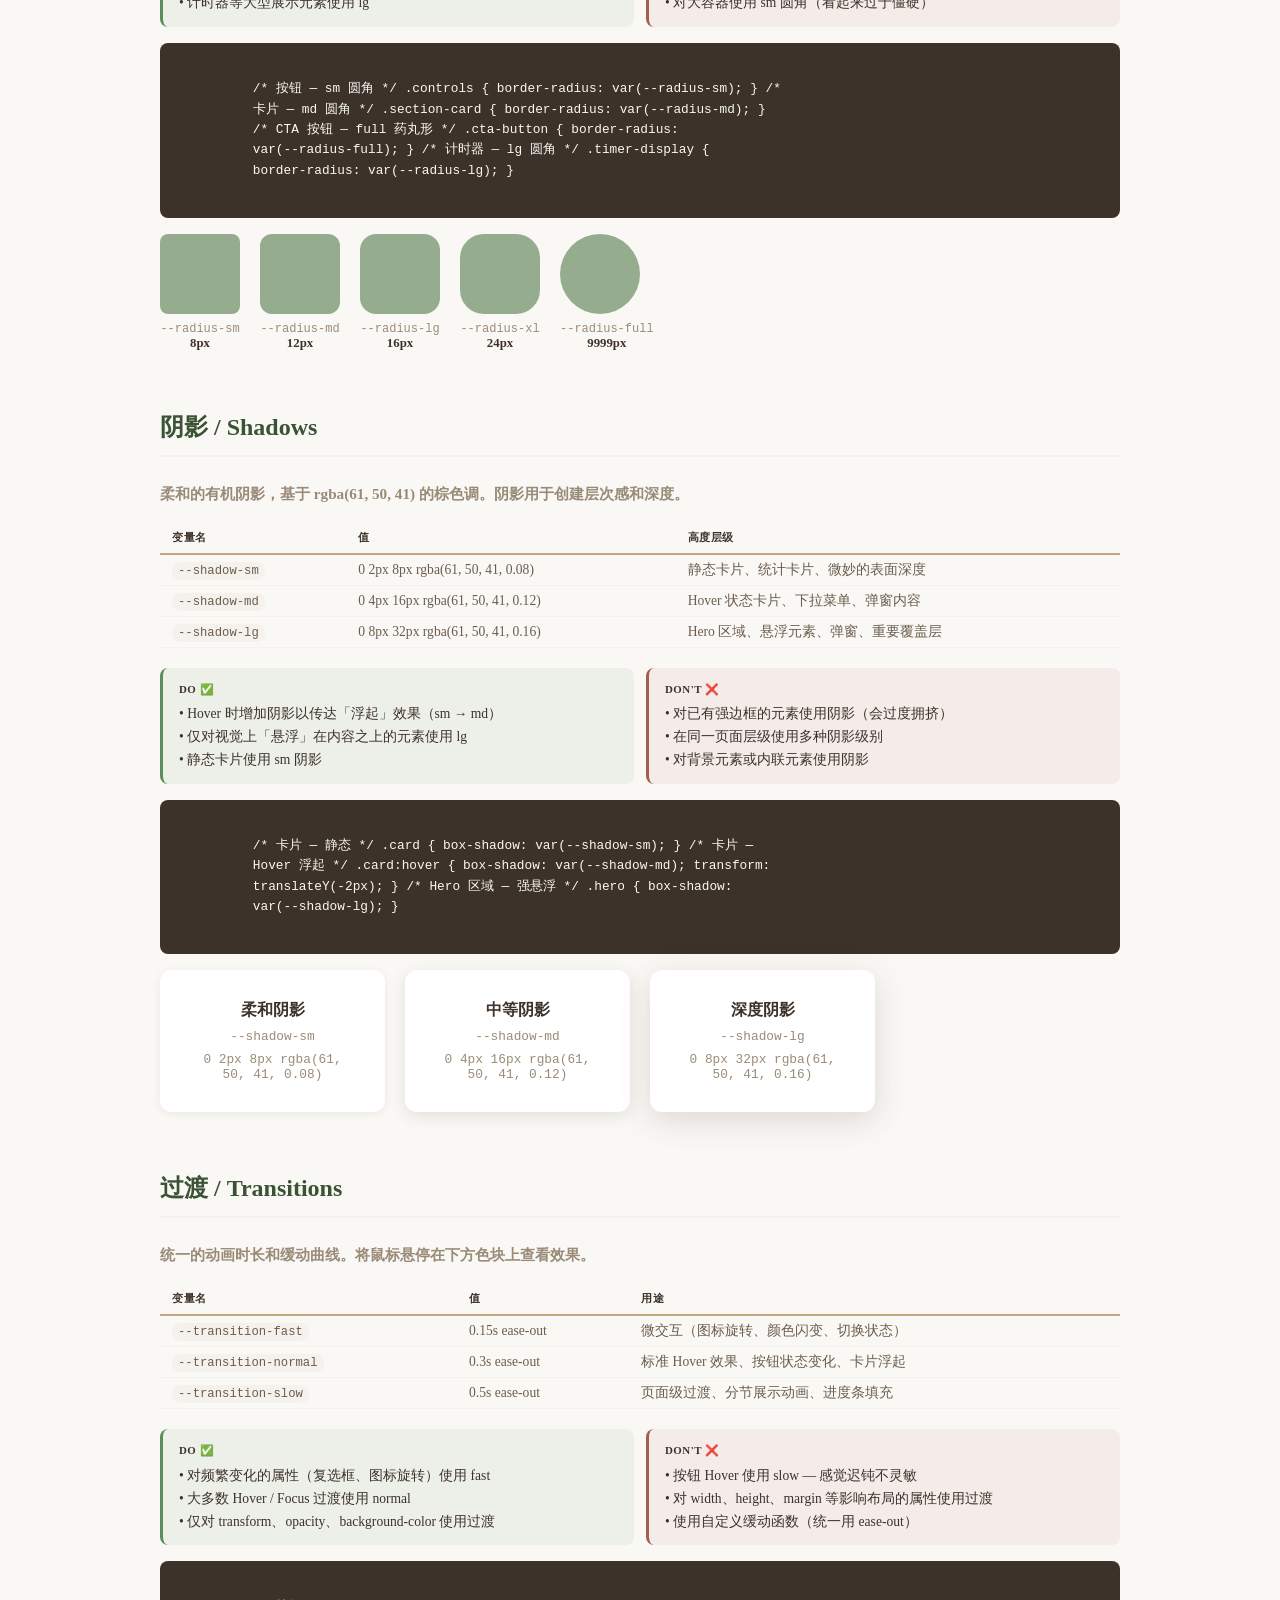
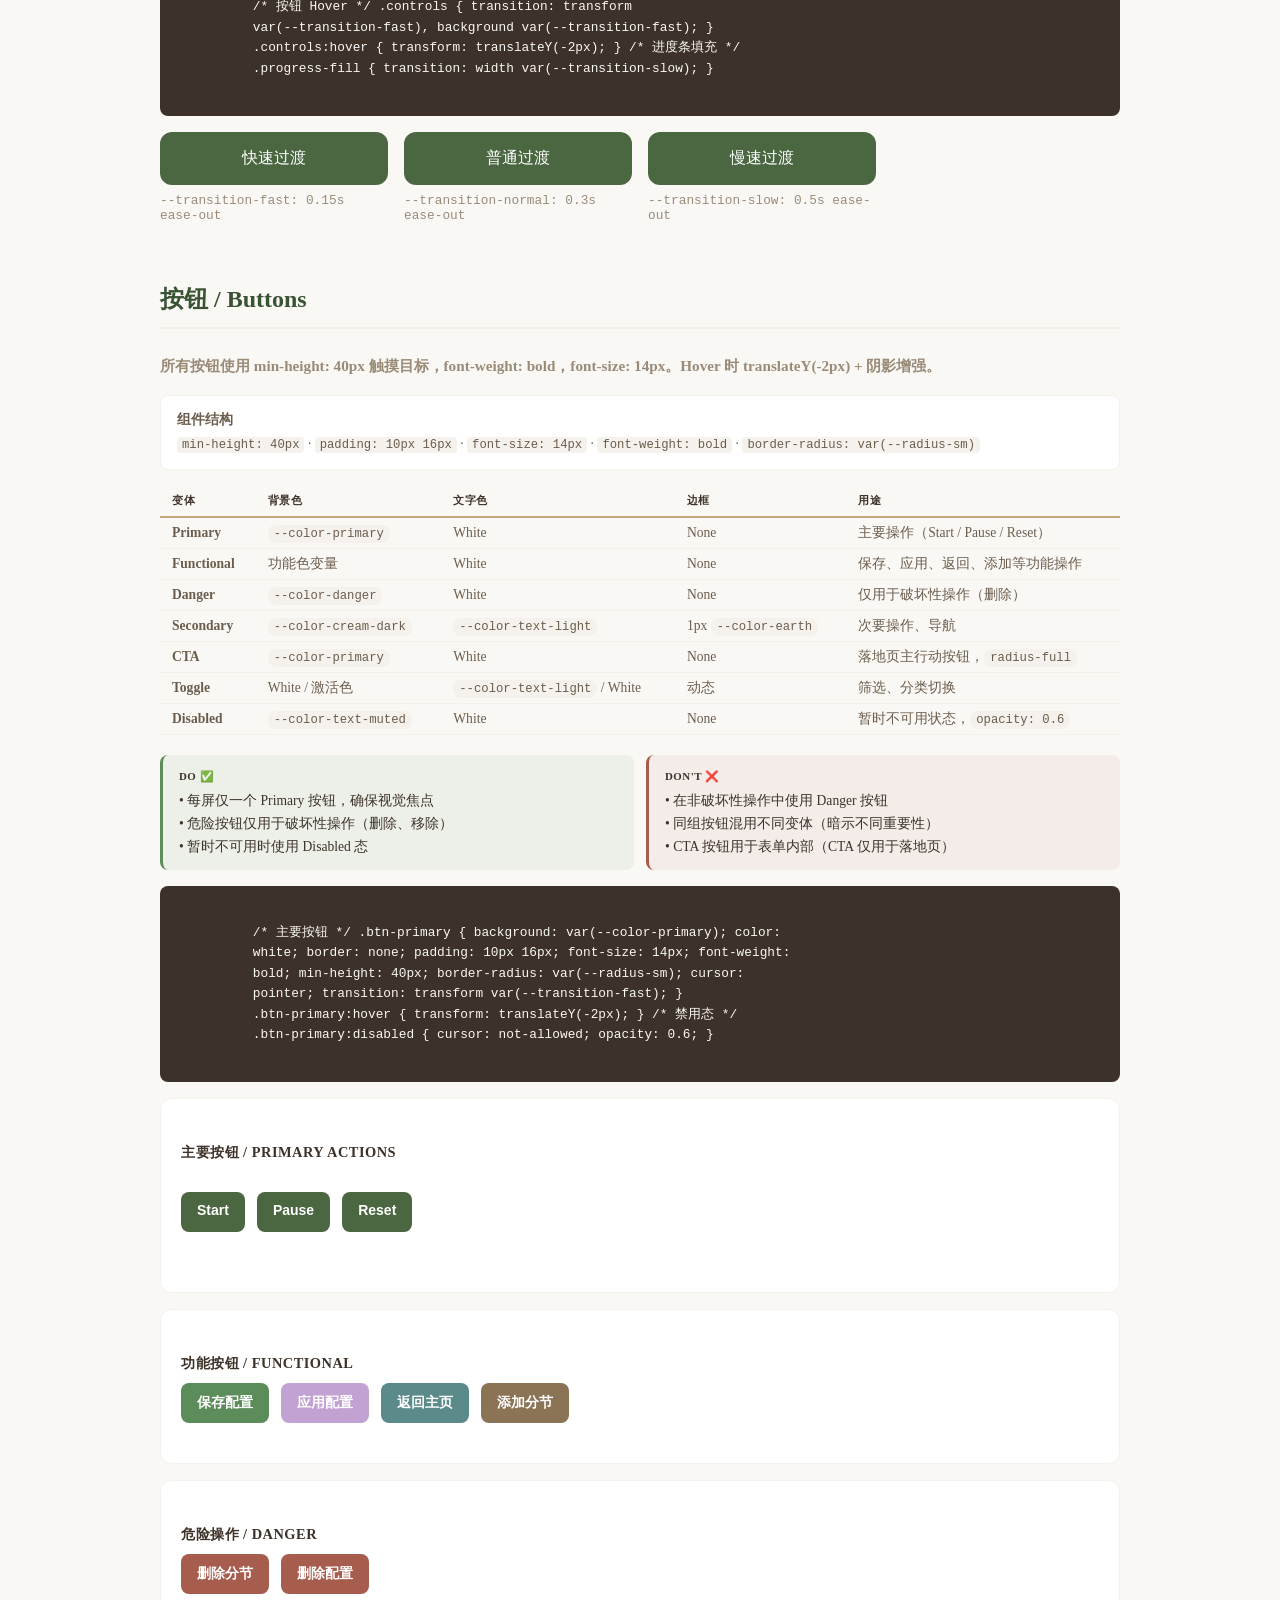
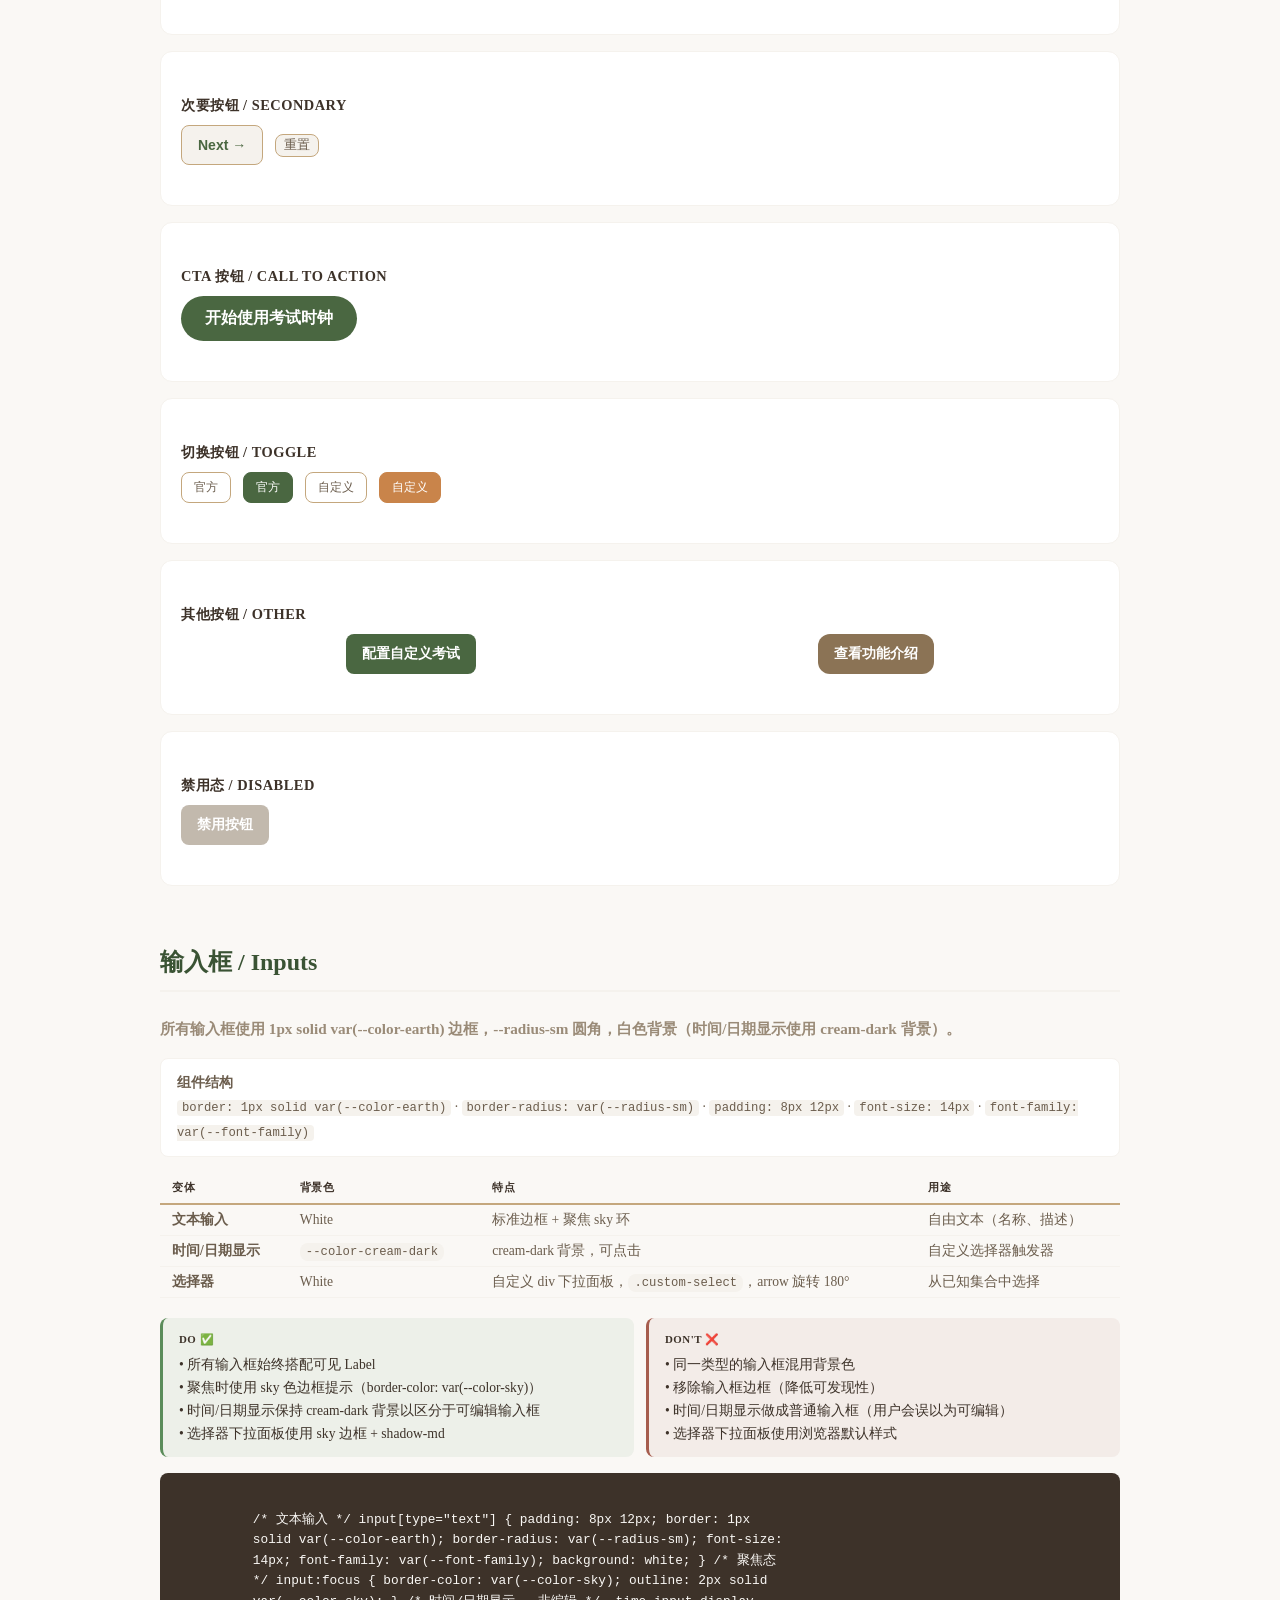
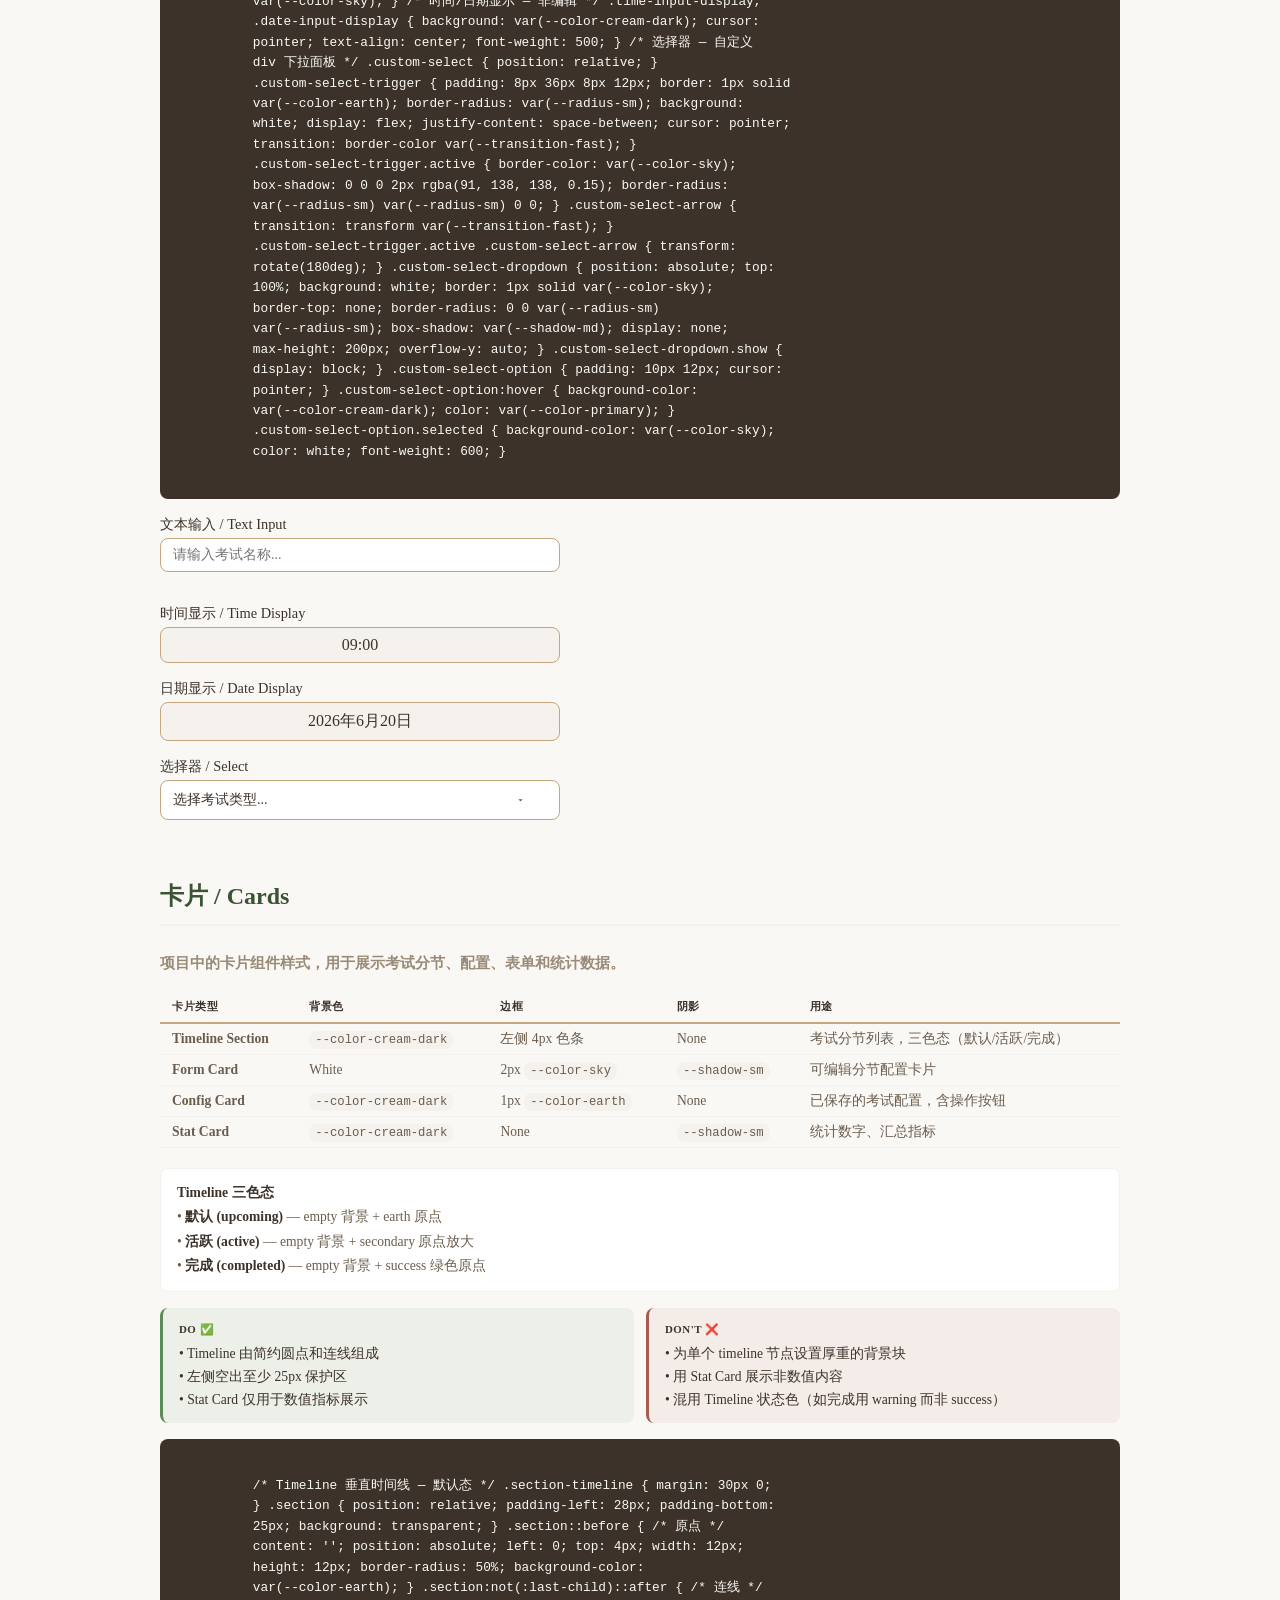
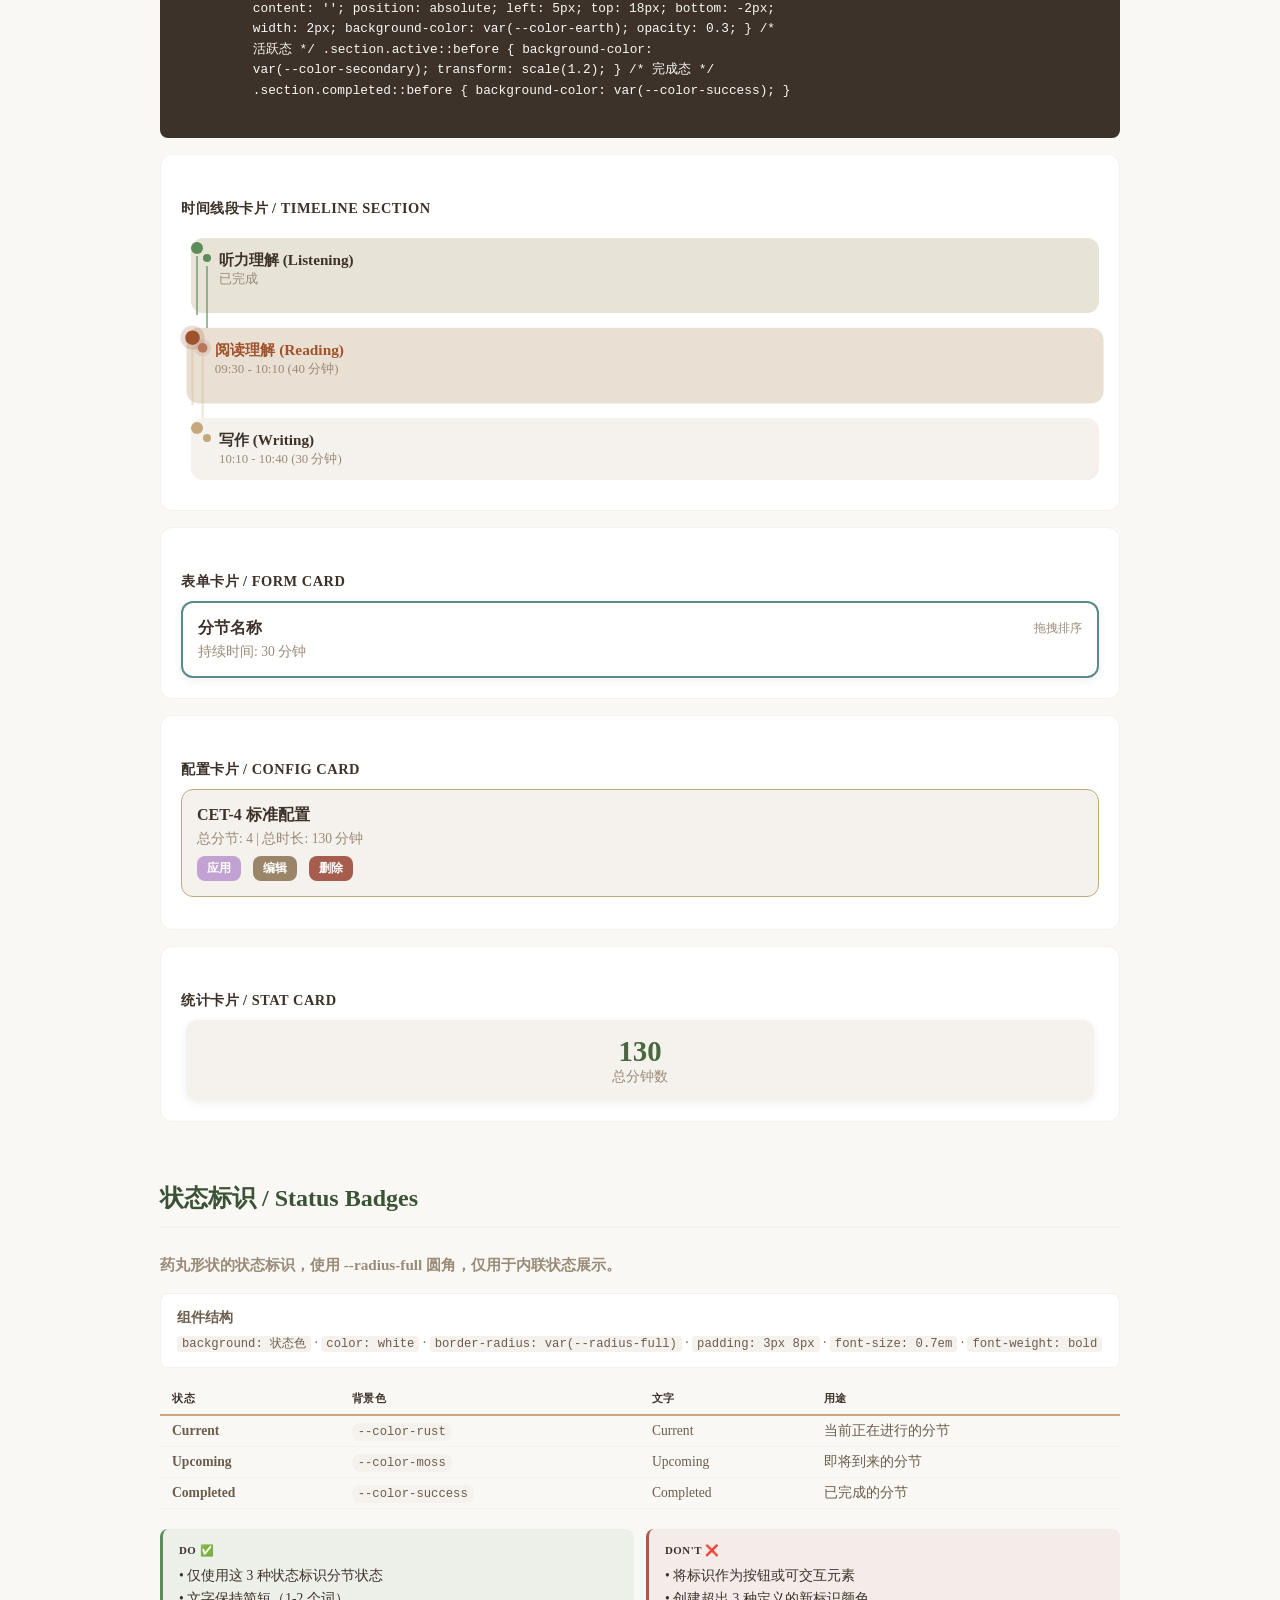
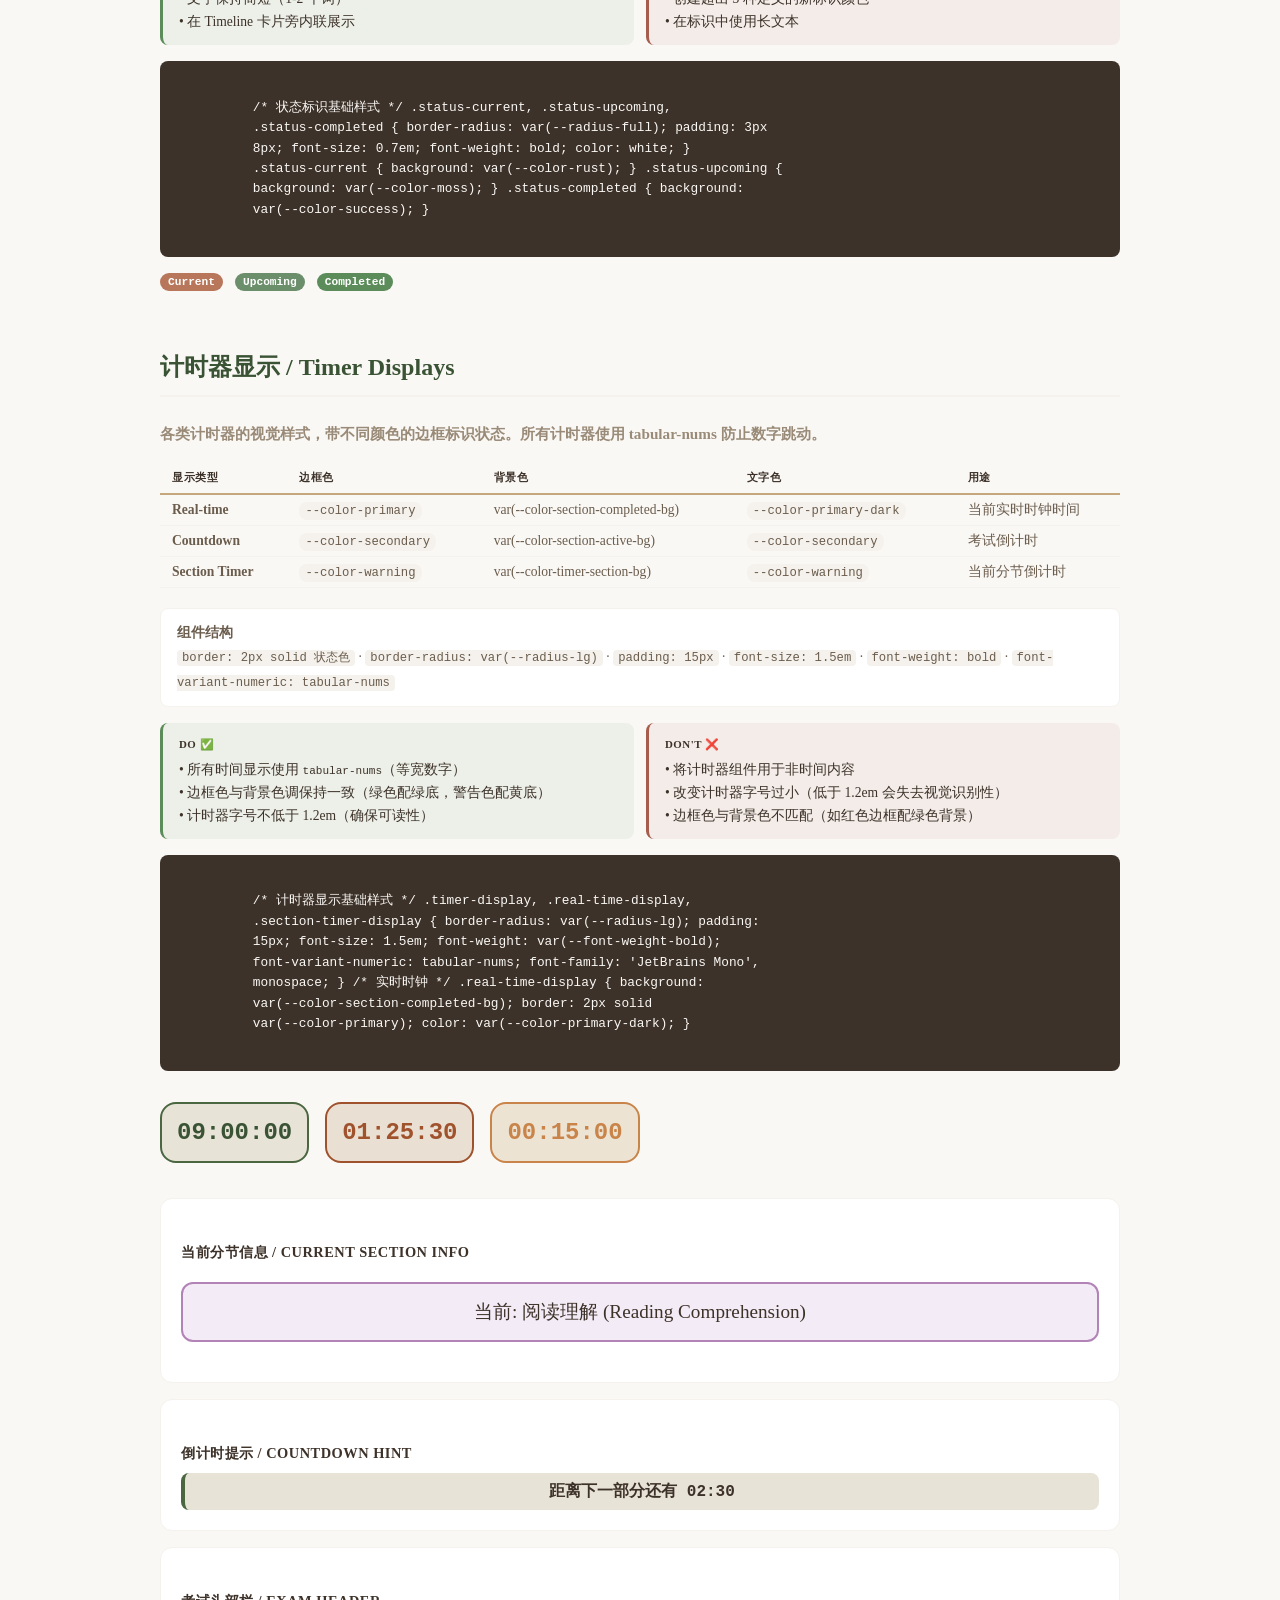
<file: design.html>
<!doctype html>
<html lang="zh-CN">
  <head>
    <meta charset="UTF-8" />
    <meta name="viewport" content="width=device-width, initial-scale=1.0" />
    <title>Design System - 自然/大地色调设计语言</title>
    <link rel="stylesheet" href="css/styles.css" />
    <style>
      /* Design page specific styles */
      .design-container {
        max-width: 1000px;
        margin: 0 auto;
        padding: 40px 20px 100px;
      }

      /* Hero header */
      .design-hero {
        text-align: center;
        padding: 60px 20px 40px;
        background: linear-gradient(
          135deg,
          var(--color-primary),
          var(--color-primary-dark)
        );
        color: white;
        border-radius: var(--radius-xl);
        margin-bottom: 40px;
        box-shadow: var(--shadow-lg);
      }

      .design-hero h1 {
        font-size: 2.2rem;
        font-weight: 800;
        letter-spacing: -0.5px;
        margin-bottom: 8px;
      }

      .design-hero p {
        font-size: 1.1rem;
        opacity: 0.85;
        font-weight: 400;
      }

      /* Navigation */
      .design-nav {
        position: sticky;
        top: 0;
        z-index: 100;
        background: rgba(250, 248, 245, 0.95);
        backdrop-filter: blur(10px);
        -webkit-backdrop-filter: blur(10px);
        padding: 12px 0;
        margin-bottom: 40px;
        border-bottom: 1px solid var(--color-earth);
      }

      .design-nav ul {
        list-style: none;
        display: flex;
        flex-wrap: wrap;
        gap: 8px;
        justify-content: center;
        margin: 0;
        padding: 0;
      }

      .design-nav a {
        display: block;
        padding: 6px 14px;
        font-size: 0.85em;
        font-weight: 500;
        color: var(--color-text-light);
        text-decoration: none;
        border-radius: var(--radius-full);
        border: 1px solid var(--color-earth);
        transition: all var(--transition-fast);
      }

      .design-nav a:hover {
        background: var(--color-primary);
        color: white;
        border-color: var(--color-primary);
      }

      /* Section */
      .design-section {
        margin-bottom: 60px;
        scroll-margin-top: 60px;
      }

      .design-section h2 {
        font-size: 1.5rem;
        font-weight: 800;
        color: var(--color-primary-dark);
        margin-bottom: 24px;
        padding-bottom: 12px;
        border-bottom: 2px solid var(--color-cream-dark);
      }

      .design-section h3 {
        font-size: 0.9em;
        font-weight: 600;
        color: var(--color-text);
        margin: 24px 0 10px;
        text-transform: uppercase;
        letter-spacing: 0.5px;
      }

      .design-section > p {
        color: var(--color-text-muted);
        margin-bottom: 16px;
        font-size: 0.95em;
        font-weight: 600;
      }

      .color-grid {
        display: grid;
        grid-template-columns: repeat(auto-fill, minmax(180px, 1fr));
        gap: 12px;
      }

      .color-swatch {
        border-radius: var(--radius-md);
        overflow: hidden;
        border: 1px solid var(--color-earth);
        background: white;
      }

      .color-swatch-preview {
        height: 72px;
        width: 100%;
      }

      .color-swatch-info {
        padding: 8px 10px;
      }

      .color-swatch-name {
        font-size: 0.8em;
        font-weight: 600;
        color: var(--color-text);
        margin-bottom: 2px;
        font-family: "Courier New", monospace;
      }

      .color-swatch-hex {
        font-size: 0.8em;
        color: var(--color-text-muted);
        font-family: "Courier New", monospace;
      }

      .color-swatch-css {
        font-size: 0.7em;
        color: var(--color-primary);
        font-family: "Courier New", monospace;
      }

      /* Typography demo */
      .type-demo {
        margin-bottom: 20px;
        padding: 20px;
        background: white;
        border-radius: var(--radius-md);
        border: 1px solid var(--color-cream-dark);
      }

      .type-demo .label {
        font-size: 0.75em;
        color: var(--color-text-muted);
        font-family: "Courier New", monospace;
        margin-top: 12px;
      }

      .type-demo .label:first-child {
        margin-top: 0;
      }

      .font-family-display {
        padding: 16px;
        background: white;
        border-radius: var(--radius-md);
        border: 1px solid var(--color-cream-dark);
        margin-bottom: 16px;
      }

      .font-family-display code {
        font-size: 0.85em;
        color: var(--color-text-muted);
        word-break: break-all;
      }

      /* Spacing demo */
      .spacing-demo {
        display: flex;
        flex-direction: column;
        gap: 12px;
      }

      .spacing-item {
        display: flex;
        align-items: center;
        gap: 12px;
      }

      .spacing-bar {
        background: var(--color-primary);
        border-radius: var(--radius-sm);
        height: 12px;
        opacity: 0.7;
      }

      .spacing-label {
        font-size: 0.8em;
        font-family: "Courier New", monospace;
        color: var(--color-text-muted);
        white-space: nowrap;
        min-width: 160px;
      }

      .spacing-value {
        font-size: 0.85em;
        font-weight: 600;
        color: var(--color-text);
      }

      /* Radius demo */
      .radius-grid {
        display: flex;
        flex-wrap: wrap;
        gap: 20px;
        align-items: end;
      }

      .radius-item {
        text-align: center;
      }

      .radius-box {
        width: 80px;
        height: 80px;
        background: var(--color-primary-light);
        opacity: 0.7;
        margin-bottom: 8px;
      }

      .radius-label {
        font-size: 0.75em;
        font-family: "Courier New", monospace;
        color: var(--color-text-muted);
      }

      .radius-value {
        font-size: 0.8em;
        font-weight: 600;
        color: var(--color-text);
      }

      /* Shadow demo */
      .shadow-grid {
        display: grid;
        grid-template-columns: repeat(auto-fill, minmax(200px, 1fr));
        gap: 20px;
      }

      .shadow-item {
        background: white;
        padding: 30px;
        text-align: center;
        border-radius: var(--radius-md);
      }

      .shadow-label {
        font-size: 0.8em;
        font-family: "Courier New", monospace;
        color: var(--color-text-muted);
        margin-top: 8px;
      }

      /* Component showcase */
      .component-row {
        display: flex;
        flex-wrap: wrap;
        gap: 12px;
        align-items: center;
        margin-bottom: 20px;
      }

      .component-group {
        padding: 20px;
        background: white;
        border-radius: var(--radius-md);
        border: 1px solid var(--color-cream-dark);
        margin-bottom: 16px;
      }

      /* Transition demo */
      .transition-grid {
        display: grid;
        grid-template-columns: repeat(auto-fill, minmax(200px, 1fr));
        gap: 16px;
      }

      .transition-item {
        background: var(--color-primary);
        color: white;
        padding: 16px;
        border-radius: var(--radius-md);
        text-align: center;
        cursor: pointer;
      }

      .transition-item:hover {
        transform: translateY(-3px);
      }

      .transition-item-label {
        font-size: 0.8em;
        font-family: "Courier New", monospace;
        margin-top: 8px;
        color: var(--color-text-muted);
      }

      /* Timer displays inline demo */
      .timer-demo {
        display: flex;
        flex-wrap: wrap;
        gap: 16px;
        align-items: center;
      }

      .timer-demo .timer-display,
      .timer-demo .real-time-display,
      .timer-demo .section-timer-display {
        font-size: 1.2em;
      }

      /* Progress demo */
      .progress-demo {
        margin: 16px 0;
      }

      /* Card demo */
      .card-demo-grid {
        display: grid;
        grid-template-columns: repeat(auto-fill, minmax(250px, 1fr));
        gap: 16px;
      }

      /* Badge demo */
      .badge-demo {
        display: flex;
        flex-wrap: wrap;
        gap: 12px;
        align-items: center;
      }

      /* Dropdown demo placeholder */
      .dropdown-demo {
        position: relative;
        display: inline-block;
      }

      /* Form group demo */
      .form-demo {
        max-width: 400px;
      }

      .form-demo .form-group {
        margin-bottom: 16px;
      }

      .form-demo label {
        display: block;
        font-size: 0.9em;
        font-weight: 500;
        margin-bottom: 4px;
        color: var(--color-text);
      }

      /* === Specification Document Styles === */

      .spec-intro {
        color: var(--color-text-light);
        margin-bottom: 16px;
        font-size: 0.95em;
        line-height: 1.7;
      }

      .spec-token-table {
        width: 100%;
        border-collapse: collapse;
        margin: 12px 0 20px;
        font-size: 0.85em;
      }

      .spec-token-table th {
        text-align: left;
        font-weight: 600;
        color: var(--color-text);
        padding: 8px 12px;
        border-bottom: 2px solid var(--color-earth);
        font-size: 0.8em;
        text-transform: uppercase;
        letter-spacing: 0.5px;
      }

      .spec-token-table td {
        padding: 6px 12px;
        border-bottom: 1px solid var(--color-cream-dark);
        color: var(--color-text-light);
        vertical-align: middle;
      }

      .spec-token-table code {
        font-family: "Courier New", monospace;
        background: var(--color-cream-dark);
        padding: 2px 6px;
        border-radius: var(--radius-sm);
        font-size: 0.9em;
      }

      .spec-usage {
        margin: 16px 0;
        padding: 12px 16px;
        background: white;
        border-radius: var(--radius-sm);
        border: 1px solid var(--color-cream-dark);
        font-size: 0.85em;
        line-height: 1.8;
        color: var(--color-text-light);
      }

      .spec-usage strong {
        color: var(--color-text);
      }

      .spec-do-dont {
        display: grid;
        grid-template-columns: 1fr 1fr;
        gap: 12px;
        margin: 16px 0;
      }

      .spec-do,
      .spec-dont {
        padding: 12px 16px;
        border-radius: var(--radius-sm);
        font-size: 0.85em;
        line-height: 1.7;
      }

      .spec-do {
        background: rgba(91, 140, 90, 0.08);
        border-left: 3px solid var(--color-success);
      }

      .spec-dont {
        background: rgba(166, 93, 78, 0.08);
        border-left: 3px solid var(--color-danger);
      }

      .spec-do strong,
      .spec-dont strong {
        display: block;
        margin-bottom: 4px;
        font-size: 0.8em;
        text-transform: uppercase;
        letter-spacing: 0.5px;
      }

      .spec-code-block {
        background: var(--color-text);
        color: var(--color-cream);
        padding: 16px;
        border-radius: var(--radius-sm);
        font-family: "Courier New", monospace;
        font-size: 0.8em;
        line-height: 1.6;
        overflow-x: auto;
        margin: 16px 0;
        white-space: pre;
      }

      .spec-anatomy {
        margin: 16px 0;
        padding: 12px 16px;
        background: white;
        border-radius: var(--radius-sm);
        border: 1px solid var(--color-cream-dark);
        font-size: 0.85em;
        line-height: 1.8;
        color: var(--color-text-light);
      }

      .spec-anatomy code {
        font-family: "Courier New", monospace;
        background: var(--color-cream-dark);
        padding: 1px 5px;
        border-radius: 4px;
        font-size: 0.9em;
      }

      /* Spec note - 提示/补充说明 */
      .spec-note {
        padding: 12px 16px;
        background: var(--color-cream-dark);
        border-left: 4px solid var(--color-warning);
        border-radius: 0 var(--radius-sm) var(--radius-sm) 0;
        font-size: 0.9em;
        color: var(--color-text-light);
        margin: 16px 0;
        font-weight: 600;
      }

      @media (max-width: 600px) {
        .spec-do-dont {
          grid-template-columns: 1fr;
        }
      }
    </style>
  </head>

  <body>
    <div class="design-container">
      <!-- Hero -->
      <div class="design-hero">
        <h1>Design System</h1>
        <p>自然 / 大地色调设计语言 &mdash; Exam Clock Project</p>
      </div>

      <!-- Navigation -->
      <nav class="design-nav">
        <ul>
          <li><a href="#colors">颜色</a></li>
          <li><a href="#typography">字体</a></li>
          <li><a href="#spacing">间距</a></li>
          <li><a href="#radius">圆角</a></li>
          <li><a href="#shadows">阴影</a></li>
          <li><a href="#transitions">过渡</a></li>
          <li><a href="#buttons">按钮</a></li>
          <li><a href="#inputs">输入框</a></li>
          <li><a href="#cards">卡片</a></li>
          <li><a href="#badges">状态标识</a></li>
          <li><a href="#timers">计时器</a></li>
          <li><a href="#progress">进度条</a></li>
          <li><a href="#navigation">导航</a></li>
        </ul>
      </nav>

      <!-- ==================== COLORS ==================== -->
      <section class="design-section" id="colors">
        <h2>颜色 / Colors</h2>
        <p class="spec-intro">
          项目调色板灵感来自自然与大地，包含苔藓绿、赭石、陶土、奶油白等色调。所有颜色通过
          CSS 变量统一管理，禁止在代码中使用硬编码色值。
        </p>

        <table class="spec-token-table">
          <thead>
            <tr>
              <th>变量名</th>
              <th>色值</th>
              <th>语义角色</th>
            </tr>
          </thead>
          <tbody>
            <tr>
              <td><code>--color-primary</code></td>
              <td>#4A6741</td>
              <td>品牌主色，核心交互、激活状态</td>
            </tr>
            <tr>
              <td><code>--color-primary-dark</code></td>
              <td>#3A5334</td>
              <td>品牌深色，Hero 渐变、深色强调</td>
            </tr>
            <tr>
              <td><code>--color-primary-light</code></td>
              <td>#6B8E63</td>
              <td>品牌浅色，辅助背景、装饰</td>
            </tr>
            <tr>
              <td><code>--color-secondary</code></td>
              <td>#A0522D</td>
              <td>赭石色，活跃分节、次要强调</td>
            </tr>
            <tr>
              <td><code>--color-accent</code></td>
              <td>#8B7355</td>
              <td>强调色，文本高亮、分隔线</td>
            </tr>
            <tr>
              <td><code>--color-earth</code></td>
              <td>#C4A77D</td>
              <td>大地色，边框、分隔线</td>
            </tr>
            <tr>
              <td><code>--color-cream</code></td>
              <td>#FAF8F5</td>
              <td>奶油白，页面背景</td>
            </tr>
            <tr>
              <td><code>--color-cream-dark</code></td>
              <td>#F5F2ED</td>
              <td>深奶油，卡片/表单背景</td>
            </tr>
            <tr>
              <td><code>--color-text</code></td>
              <td>#3D3229</td>
              <td>主文字色，正文内容</td>
            </tr>
            <tr>
              <td><code>--color-text-light</code></td>
              <td>#6B5D4D</td>
              <td>浅色文字，辅助说明</td>
            </tr>
            <tr>
              <td><code>--color-text-muted</code></td>
              <td>#9A8B78</td>
              <td>禁用文字，标签、占位符</td>
            </tr>
            <tr>
              <td><code>--color-success</code></td>
              <td>#5B8C5A</td>
              <td>成功态，完成状态、确认</td>
            </tr>
            <tr>
              <td><code>--color-warning</code></td>
              <td>#C9844A</td>
              <td>警告态，当前分节、提醒</td>
            </tr>
            <tr>
              <td><code>--color-danger</code></td>
              <td>#A65D4E</td>
              <td>危险态，删除、错误</td>
            </tr>
            <tr>
              <td><code>--color-sky</code></td>
              <td>#5B8A8A</td>
              <td>装饰色，表单高亮、链接</td>
            </tr>
            <tr>
              <td><code>--color-sky-dark</code></td>
              <td>#4A7575</td>
              <td>深天空色，按钮深色变体</td>
            </tr>
            <tr>
              <td><code>--color-autumn</code></td>
              <td>#9B8568</td>
              <td>装饰色，编辑按钮</td>
            </tr>
            <tr>
              <td><code>--color-autumn-dark</code></td>
              <td>#8B7355</td>
              <td>深秋色，添加按钮</td>
            </tr>
            <tr>
              <td><code>--color-lavender</code></td>
              <td>#c2a2d2</td>
              <td>装饰色，应用按钮</td>
            </tr>
            <tr>
              <td><code>--color-lavender-dark</code></td>
              <td>#b283b6</td>
              <td>深薰衣色，按钮深色变体</td>
            </tr>
            <tr>
              <td><code>--color-moss</code></td>
              <td>#6B8E6B</td>
              <td>装饰色，自然主题点缀</td>
            </tr>
            <tr>
              <td><code>--color-rust</code></td>
              <td>#B8765A</td>
              <td>装饰色，铁锈色点缀</td>
            </tr>
          </tbody>
        </table>

        <div class="spec-usage">
          <strong>使用指南</strong><br />
          • <strong>品牌色</strong> —
          用于核心操作按钮、激活状态、品牌元素，每屏仅一个 Primary 按钮<br />
          • <strong>状态色</strong> —
          仅用于状态反馈（成功/警告/危险），不可用于装饰<br />
          • <strong>装饰色</strong> —
          用于分节颜色编码、按钮功能区分、视觉点缀<br />
          • <strong>大地色</strong> — 统一用作边框和分隔线<br />
          • <strong>奶油色</strong> — 页面背景和卡片背景，保持温暖有机感
        </div>

        <div class="spec-do-dont">
          <div class="spec-do">
            <strong>Do ✅</strong>
            • 使用语义变量名（<code>--color-danger</code>）替代十六进制值<br />
            • 确保在白底上文字使用 Text / Text Light<br />
            • 状态色与对应组件语义一致（删除用 danger，完成用 success）
          </div>
          <div class="spec-dont">
            <strong>Don't ❌</strong>
            • 使用装饰色（lavender, sky, moss）作为行动按钮背景<br />
            • 在同一视图中使用超过 2 种装饰色<br />
            • 在代码中硬编码颜色值（见下方注意事项）
          </div>
        </div>

        <div class="spec-code-block">
          // 正确使用 .section { border-left: 4px solid var(--color-primary); }
          .btn-delete { background: var(--color-danger); color: white; } // 错误
          — 硬编码色值 .section { border-left: 4px solid #4A6741; } /* 应使用
          --color-primary */
        </div>

        <p>以下是完整色板展示：</p>

        <h3>品牌色 / Brand</h3>
        <div class="color-grid">
          <div class="color-swatch">
            <div
              class="color-swatch-preview"
              style="background: var(--color-primary)"
            ></div>
            <div class="color-swatch-info">
              <div class="color-swatch-name">Primary</div>
              <div class="color-swatch-hex">#4A6741</div>
              <div class="color-swatch-css">--color-primary</div>
            </div>
          </div>
          <div class="color-swatch">
            <div
              class="color-swatch-preview"
              style="background: var(--color-primary-dark)"
            ></div>
            <div class="color-swatch-info">
              <div class="color-swatch-name">Primary Dark</div>
              <div class="color-swatch-hex">#3A5334</div>
              <div class="color-swatch-css">--color-primary-dark</div>
            </div>
          </div>
          <div class="color-swatch">
            <div
              class="color-swatch-preview"
              style="background: var(--color-primary-light)"
            ></div>
            <div class="color-swatch-info">
              <div class="color-swatch-name">Primary Light</div>
              <div class="color-swatch-hex">#6B8E63</div>
              <div class="color-swatch-css">--color-primary-light</div>
            </div>
          </div>
        </div>

        <h3>辅助色 / Secondary</h3>
        <div class="color-grid">
          <div class="color-swatch">
            <div
              class="color-swatch-preview"
              style="background: var(--color-secondary)"
            ></div>
            <div class="color-swatch-info">
              <div class="color-swatch-name">Secondary</div>
              <div class="color-swatch-hex">#A0522D</div>
              <div class="color-swatch-css">--color-secondary</div>
            </div>
          </div>
          <div class="color-swatch">
            <div
              class="color-swatch-preview"
              style="background: var(--color-accent)"
            ></div>
            <div class="color-swatch-info">
              <div class="color-swatch-name">Accent</div>
              <div class="color-swatch-hex">#8B7355</div>
              <div class="color-swatch-css">--color-accent</div>
            </div>
          </div>
          <div class="color-swatch">
            <div
              class="color-swatch-preview"
              style="background: var(--color-earth)"
            ></div>
            <div class="color-swatch-info">
              <div class="color-swatch-name">Earth</div>
              <div class="color-swatch-hex">#C4A77D</div>
              <div class="color-swatch-css">--color-earth</div>
            </div>
          </div>
        </div>

        <h3>背景色 / Background</h3>
        <div class="color-grid">
          <div class="color-swatch">
            <div
              class="color-swatch-preview"
              style="
                background: var(--color-cream);
                border-bottom: 1px solid var(--color-earth);
              "
            ></div>
            <div class="color-swatch-info">
              <div class="color-swatch-name">Cream</div>
              <div class="color-swatch-hex">#FAF8F5</div>
              <div class="color-swatch-css">--color-cream</div>
            </div>
          </div>
          <div class="color-swatch">
            <div
              class="color-swatch-preview"
              style="background: var(--color-cream-dark)"
            ></div>
            <div class="color-swatch-info">
              <div class="color-swatch-name">Cream Dark</div>
              <div class="color-swatch-hex">#F5F2ED</div>
              <div class="color-swatch-css">--color-cream-dark</div>
            </div>
          </div>
        </div>

        <h3>文字色 / Text</h3>
        <div class="color-grid">
          <div class="color-swatch">
            <div
              class="color-swatch-preview"
              style="background: var(--color-text)"
            ></div>
            <div class="color-swatch-info">
              <div class="color-swatch-name">Text</div>
              <div class="color-swatch-hex">#3D3229</div>
              <div class="color-swatch-css">--color-text</div>
            </div>
          </div>
          <div class="color-swatch">
            <div
              class="color-swatch-preview"
              style="background: var(--color-text-light)"
            ></div>
            <div class="color-swatch-info">
              <div class="color-swatch-name">Text Light</div>
              <div class="color-swatch-hex">#6B5D4D</div>
              <div class="color-swatch-css">--color-text-light</div>
            </div>
          </div>
          <div class="color-swatch">
            <div
              class="color-swatch-preview"
              style="background: var(--color-text-muted)"
            ></div>
            <div class="color-swatch-info">
              <div class="color-swatch-name">Text Muted</div>
              <div class="color-swatch-hex">#9A8B78</div>
              <div class="color-swatch-css">--color-text-muted</div>
            </div>
          </div>
        </div>

        <h3>状态色 / Status</h3>
        <div class="color-grid">
          <div class="color-swatch">
            <div
              class="color-swatch-preview"
              style="background: var(--color-success)"
            ></div>
            <div class="color-swatch-info">
              <div class="color-swatch-name">Success</div>
              <div class="color-swatch-hex">#5B8C5A</div>
              <div class="color-swatch-css">--color-success</div>
            </div>
          </div>
          <div class="color-swatch">
            <div
              class="color-swatch-preview"
              style="background: var(--color-warning)"
            ></div>
            <div class="color-swatch-info">
              <div class="color-swatch-name">Warning</div>
              <div class="color-swatch-hex">#C9844A</div>
              <div class="color-swatch-css">--color-warning</div>
            </div>
          </div>
          <div class="color-swatch">
            <div
              class="color-swatch-preview"
              style="background: var(--color-danger)"
            ></div>
            <div class="color-swatch-info">
              <div class="color-swatch-name">Danger</div>
              <div class="color-swatch-hex">#A65D4E</div>
              <div class="color-swatch-css">--color-danger</div>
            </div>
          </div>
        </div>

        <h3>装饰色 / Decorative</h3>
        <div class="color-grid">
          <div class="color-swatch">
            <div
              class="color-swatch-preview"
              style="background: var(--color-sky)"
            ></div>
            <div class="color-swatch-info">
              <div class="color-swatch-name">Sky</div>
              <div class="color-swatch-hex">#5B8A8A</div>
              <div class="color-swatch-css">--color-sky</div>
            </div>
          </div>
          <div class="color-swatch">
            <div
              class="color-swatch-preview"
              style="background: var(--color-sky-dark)"
            ></div>
            <div class="color-swatch-info">
              <div class="color-swatch-name">Sky Dark</div>
              <div class="color-swatch-hex">#4A7575</div>
              <div class="color-swatch-css">--color-sky-dark</div>
            </div>
          </div>
          <div class="color-swatch">
            <div
              class="color-swatch-preview"
              style="background: var(--color-autumn)"
            ></div>
            <div class="color-swatch-info">
              <div class="color-swatch-name">Autumn</div>
              <div class="color-swatch-hex">#9B8568</div>
              <div class="color-swatch-css">--color-autumn</div>
            </div>
          </div>
          <div class="color-swatch">
            <div
              class="color-swatch-preview"
              style="background: var(--color-autumn-dark)"
            ></div>
            <div class="color-swatch-info">
              <div class="color-swatch-name">Autumn Dark</div>
              <div class="color-swatch-hex">#8B7355</div>
              <div class="color-swatch-css">--color-autumn-dark</div>
            </div>
          </div>
          <div class="color-swatch">
            <div
              class="color-swatch-preview"
              style="background: var(--color-lavender)"
            ></div>
            <div class="color-swatch-info">
              <div class="color-swatch-name">Lavender</div>
              <div class="color-swatch-hex">#c2a2d2</div>
              <div class="color-swatch-css">--color-lavender</div>
            </div>
          </div>
          <div class="color-swatch">
            <div
              class="color-swatch-preview"
              style="background: var(--color-lavender-dark)"
            ></div>
            <div class="color-swatch-info">
              <div class="color-swatch-name">Lavender Dark</div>
              <div class="color-swatch-hex">#b283b6</div>
              <div class="color-swatch-css">--color-lavender-dark</div>
            </div>
          </div>
          <div class="color-swatch">
            <div
              class="color-swatch-preview"
              style="background: var(--color-moss)"
            ></div>
            <div class="color-swatch-info">
              <div class="color-swatch-name">Moss</div>
              <div class="color-swatch-hex">#6B8E6B</div>
              <div class="color-swatch-css">--color-moss</div>
            </div>
          </div>
          <div class="color-swatch">
            <div
              class="color-swatch-preview"
              style="background: var(--color-rust)"
            ></div>
            <div class="color-swatch-info">
              <div class="color-swatch-name">Rust</div>
              <div class="color-swatch-hex">#B8765A</div>
              <div class="color-swatch-css">--color-rust</div>
            </div>
          </div>
        </div>

        <div class="spec-note">
          <strong>注意：</strong> 所有背景色已统一使用 CSS
          变量：<code>--color-timer-section-bg</code>、<code>--color-section-completed-bg</code>、<code>--color-section-active-bg</code>、<code>--color-modal-bg</code>。
        </div>
      </section>

      <!-- ==================== TYPOGRAPHY ==================== -->
      <section class="design-section" id="typography">
        <h2>字体排印 / Typography</h2>
        <p class="spec-intro">
          项目使用 Noto Serif SC 衬线字体栈，回退到 Noto Serif
          和系统衬线字体，确保 100% 免费商用合规。
        </p>

        <table class="spec-token-table">
          <thead>
            <tr>
              <th>变量名</th>
              <th>值</th>
              <th>用途</th>
            </tr>
          </thead>
          <tbody>
            <tr>
              <td><code>--font-family</code></td>
              <td>'Noto Serif SC', 'Noto Serif', serif</td>
              <td>全局字体栈</td>
            </tr>
            <tr>
              <td><code>--font-weight-regular</code></td>
              <td>400</td>
              <td>正文默认、描述文本</td>
            </tr>
            <tr>
              <td><code>--font-weight-medium</code></td>
              <td>500</td>
              <td>输入值、时间显示、轻微强调</td>
            </tr>
            <tr>
              <td><code>--font-weight-semibold</code></td>
              <td>600</td>
              <td>标题常用、卡片头部、分节名</td>
            </tr>
            <tr>
              <td><code>--font-weight-bold</code></td>
              <td>800</td>
              <td>按钮、CTA、需要强调的数字</td>
            </tr>
          </tbody>
        </table>

        <div class="spec-usage">
          <strong>字号层级</strong><br />
          • <strong>H1 (1.8em)</strong> — 页面主标题，每页仅一个<br />
          • <strong>H2 (1.5em)</strong> —
          分节标题，如「颜色」「字体」「间距」<br />
          • <strong>H3 (1.3em)</strong> — 子分节标题，如「字重」「字号大小」<br />
          • <strong>大正文 (1.1em)</strong> — 重要说明文本、提示信息<br />
          • <strong>正文 (1em)</strong> — 默认正文大小<br />
          • <strong>小正文 (0.9em)</strong> — 辅助说明、标签<br />
          • <strong>微文本 (0.8em)</strong> — 状态标签、代码注释、辅助信息
        </div>

        <div class="spec-do-dont">
          <div class="spec-do">
            <strong>Do ✅</strong>
            • 使用 token
            名称（<code>--font-weight-semibold</code>）替代原始数值<br />
            • 保持标题层级连续，不跳级（H1 → H2 → H3）<br />
            • 计时器显示使用
            <code>font-variant-numeric: tabular-nums</code> 防止数字跳动
          </div>
          <div class="spec-dont">
            <strong>Don't ❌</strong>
            • 正文段落使用 Bold 字重<br />
            • 在同一组件内混用 serif 和 sans-serif 字体<br />
            • 跳过标题层级（如 H1 直接使用 H3）
          </div>
        </div>

        <div class="spec-code-block">
          /* 标题层级 */ h1 { font-size: 1.8em; font-weight: 800; color:
          var(--color-primary-dark); } h2 { font-size: 1.5em; font-weight: 800;
          color: var(--color-primary-dark); } h3 { font-size: 1.3em;
          font-weight: 600; color: var(--color-text); } /* 计时器数字 — 等宽数字
          */ .timer-display { font-variant-numeric: tabular-nums; font-weight:
          var(--font-weight-bold); }
        </div>

        <div class="font-family-display">
          <code>font-family: 'Noto Serif SC', 'Noto Serif', serif</code>
        </div>

        <h3>字重 / Font Weight</h3>
        <div class="type-demo">
          <div class="label" style="font-weight: 400; font-size: 1.1em">
            Regular 400 &mdash; --font-weight-regular &mdash; 正文默认
          </div>
          <div style="font-weight: 400; font-size: 1.1em; margin: 4px 0">
            这是 Regular 字重的示例文本 The quick brown fox
          </div>

          <div class="label" style="font-weight: 500; font-size: 1.1em">
            Medium 500 &mdash; --font-weight-medium
          </div>
          <div style="font-weight: 500; font-size: 1.1em; margin: 4px 0">
            这是 Medium 字重的示例文本 The quick brown fox
          </div>

          <div class="label" style="font-weight: 600; font-size: 1.1em">
            Semibold 600 &mdash; --font-weight-semibold &mdash; 标题常用
          </div>
          <div style="font-weight: 600; font-size: 1.1em; margin: 4px 0">
            这是 Semibold 字重的示例文本 The quick brown fox
          </div>

          <div class="label" style="font-weight: 800; font-size: 1.1em">
            Bold 800 &mdash; --font-weight-bold &mdash; 按钮 / 强调
          </div>
          <div style="font-weight: 800; font-size: 1.1em; margin: 4px 0">
            这是 Bold 字重的示例文本 The quick brown fox
          </div>
        </div>

        <h3>标题层级 / Heading Hierarchy</h3>
        <div class="type-demo">
          <h1
            style="
              font-size: 1.8em;
              font-weight: 800;
              color: var(--color-primary-dark);
            "
          >
            H1 标题 1.8em &mdash; 页面主标题
          </h1>
          <div class="label">font-size: 1.8em; font-weight: 800</div>

          <h2 style="font-size: 1.5em; font-weight: 800; margin-top: 16px">
            H2 标题 1.5em &mdash; 分节标题
          </h2>
          <div class="label">font-size: 1.5em; font-weight: 800</div>

          <h3 style="font-size: 1.3em; font-weight: 600; margin-top: 16px">
            H3 标题 1.3em &mdash; 子分节标题
          </h3>
          <div class="label">font-size: 1.3em; font-weight: 600</div>
        </div>

        <h3>正文大小 / Body Sizes</h3>
        <div class="type-demo">
          <div class="label">大正文 1.1em &mdash; 重要说明文本</div>
          <div style="font-size: 1.1em; margin: 4px 0">
            这是大正文大小的示例文本
          </div>

          <div class="label">正文 1em &mdash; 默认正文大小</div>
          <div style="font-size: 1em; margin: 4px 0">
            这是默认正文大小的示例文本
          </div>

          <div class="label">小正文 0.9em &mdash; 辅助说明文本</div>
          <div style="font-size: 0.9em; margin: 4px 0">
            这是小正文大小的示例文本
          </div>

          <div class="label">微文本 0.8em &mdash; 标签、状态、注释</div>
          <div style="font-size: 0.8em; margin: 4px 0">
            这是微文本大小的示例文本
          </div>
        </div>
      </section>

      <!-- ==================== SPACING ==================== -->
      <section class="design-section" id="spacing">
        <h2>间距 / Spacing</h2>
        <p class="spec-intro">
          统一的间距刻度系统，基于 4px 倍数递进。所有间距必须使用
          Token，禁止使用中间值。
        </p>

        <table class="spec-token-table">
          <thead>
            <tr>
              <th>变量名</th>
              <th>值</th>
              <th>典型用途</th>
            </tr>
          </thead>
          <tbody>
            <tr>
              <td><code>--spacing-xs</code></td>
              <td>4px</td>
              <td>紧密内部间距（图标与文字、复选框与标签）</td>
            </tr>
            <tr>
              <td><code>--spacing-sm</code></td>
              <td>8px</td>
              <td>组件内元素间距（按钮内边距、卡片内部间距）</td>
            </tr>
            <tr>
              <td><code>--spacing-md</code></td>
              <td>16px</td>
              <td>组件内边距、表单字段间距</td>
            </tr>
            <tr>
              <td><code>--spacing-lg</code></td>
              <td>24px</td>
              <td>组件组间距、分节内部间距</td>
            </tr>
            <tr>
              <td><code>--spacing-xl</code></td>
              <td>32px</td>
              <td>大分节间距</td>
            </tr>
            <tr>
              <td><code>--spacing-2xl</code></td>
              <td>48px</td>
              <td>页面级间距、Hero 区域内边距</td>
            </tr>
          </tbody>
        </table>

        <div class="spec-do-dont">
          <div class="spec-do">
            <strong>Do ✅</strong>
            • 不确定时选择更大一级的 Token，留出呼吸空间<br />
            • 同一组件内使用一致的间距（不要混用 sm 和 md）<br />
            • 表单字段用 md，组件组用 lg
          </div>
          <div class="spec-dont">
            <strong>Don't ❌</strong>
            • 使用 Token 之间的自定义像素值（如 12px、20px）<br />
            • 内部组件使用 xl 或 2xl 作为内边距<br />
            • 在同一层级混用不同级别的间距
          </div>
        </div>

        <div class="spec-code-block">
          /* 卡片间距示例 */ .section-card { padding: var(--spacing-md); /* 16px
          内边距 */ gap: var(--spacing-sm); /* 8px 内部间距 */ } /* 页面级容器
          */ .design-container { padding: var(--spacing-xl) var(--spacing-md)
          var(--spacing-2xl); /* 32px top, 16px sides, 48px bottom */ }
        </div>

        <div class="spacing-demo">
          <div class="spacing-item">
            <div class="spacing-label">--spacing-xs</div>
            <div class="spacing-bar" style="width: 16px"></div>
            <div class="spacing-value">4px</div>
          </div>
          <div class="spacing-item">
            <div class="spacing-label">--spacing-sm</div>
            <div class="spacing-bar" style="width: 32px"></div>
            <div class="spacing-value">8px</div>
          </div>
          <div class="spacing-item">
            <div class="spacing-label">--spacing-md</div>
            <div class="spacing-bar" style="width: 64px"></div>
            <div class="spacing-value">16px</div>
          </div>
          <div class="spacing-item">
            <div class="spacing-label">--spacing-lg</div>
            <div class="spacing-bar" style="width: 96px"></div>
            <div class="spacing-value">24px</div>
          </div>
          <div class="spacing-item">
            <div class="spacing-label">--spacing-xl</div>
            <div class="spacing-bar" style="width: 128px"></div>
            <div class="spacing-value">32px</div>
          </div>
          <div class="spacing-item">
            <div class="spacing-label">--spacing-2xl</div>
            <div class="spacing-bar" style="width: 192px"></div>
            <div class="spacing-value">48px</div>
          </div>
        </div>
      </section>

      <!-- ==================== BORDER RADIUS ==================== -->
      <section class="design-section" id="radius">
        <h2>圆角 / Border Radius</h2>
        <p class="spec-intro">
          有机感的圆角风格，从紧凑到全圆。圆角大小应与元素尺寸成比例。
        </p>

        <table class="spec-token-table">
          <thead>
            <tr>
              <th>变量名</th>
              <th>值</th>
              <th>应用于</th>
            </tr>
          </thead>
          <tbody>
            <tr>
              <td><code>--radius-sm</code></td>
              <td>8px</td>
              <td>按钮、输入框、标识、小型交互元素</td>
            </tr>
            <tr>
              <td><code>--radius-md</code></td>
              <td>12px</td>
              <td>卡片、弹窗、下拉菜单、中等容器</td>
            </tr>
            <tr>
              <td><code>--radius-lg</code></td>
              <td>16px</td>
              <td>计时器显示、Hero 区域、大型展示区域</td>
            </tr>
            <tr>
              <td><code>--radius-xl</code></td>
              <td>24px</td>
              <td>Hero 横幅、页面头部、非常突出的容器</td>
            </tr>
            <tr>
              <td><code>--radius-full</code></td>
              <td>9999px</td>
              <td>药丸形标识、CTA 按钮、进度条轨道</td>
            </tr>
          </tbody>
        </table>

        <div class="spec-do-dont">
          <div class="spec-do">
            <strong>Do ✅</strong>
            • 小型交互元素（按钮、输入框）使用 sm，呈现专业感<br />
            • 药丸形状态标识使用 full<br />
            • 计时器等大型展示元素使用 lg
          </div>
          <div class="spec-dont">
            <strong>Don't ❌</strong>
            • 在小按钮上使用 xl 或 full（比例失调）<br />
            • 同一组件组内混用不同级别的圆角<br />
            • 对大容器使用 sm 圆角（看起来过于僵硬）
          </div>
        </div>

        <div class="spec-code-block">
          /* 按钮 — sm 圆角 */ .controls { border-radius: var(--radius-sm); } /*
          卡片 — md 圆角 */ .section-card { border-radius: var(--radius-md); }
          /* CTA 按钮 — full 药丸形 */ .cta-button { border-radius:
          var(--radius-full); } /* 计时器 — lg 圆角 */ .timer-display {
          border-radius: var(--radius-lg); }
        </div>

        <div class="radius-grid">
          <div class="radius-item">
            <div
              class="radius-box"
              style="border-radius: var(--radius-sm)"
            ></div>
            <div class="radius-label">--radius-sm</div>
            <div class="radius-value">8px</div>
          </div>
          <div class="radius-item">
            <div
              class="radius-box"
              style="border-radius: var(--radius-md)"
            ></div>
            <div class="radius-label">--radius-md</div>
            <div class="radius-value">12px</div>
          </div>
          <div class="radius-item">
            <div
              class="radius-box"
              style="border-radius: var(--radius-lg)"
            ></div>
            <div class="radius-label">--radius-lg</div>
            <div class="radius-value">16px</div>
          </div>
          <div class="radius-item">
            <div
              class="radius-box"
              style="border-radius: var(--radius-xl)"
            ></div>
            <div class="radius-label">--radius-xl</div>
            <div class="radius-value">24px</div>
          </div>
          <div class="radius-item">
            <div
              class="radius-box"
              style="border-radius: var(--radius-full)"
            ></div>
            <div class="radius-label">--radius-full</div>
            <div class="radius-value">9999px</div>
          </div>
        </div>
      </section>

      <!-- ==================== SHADOWS ==================== -->
      <section class="design-section" id="shadows">
        <h2>阴影 / Shadows</h2>
        <p class="spec-intro">
          柔和的有机阴影，基于 rgba(61, 50, 41)
          的棕色调。阴影用于创建层次感和深度。
        </p>

        <table class="spec-token-table">
          <thead>
            <tr>
              <th>变量名</th>
              <th>值</th>
              <th>高度层级</th>
            </tr>
          </thead>
          <tbody>
            <tr>
              <td><code>--shadow-sm</code></td>
              <td>0 2px 8px rgba(61, 50, 41, 0.08)</td>
              <td>静态卡片、统计卡片、微妙的表面深度</td>
            </tr>
            <tr>
              <td><code>--shadow-md</code></td>
              <td>0 4px 16px rgba(61, 50, 41, 0.12)</td>
              <td>Hover 状态卡片、下拉菜单、弹窗内容</td>
            </tr>
            <tr>
              <td><code>--shadow-lg</code></td>
              <td>0 8px 32px rgba(61, 50, 41, 0.16)</td>
              <td>Hero 区域、悬浮元素、弹窗、重要覆盖层</td>
            </tr>
          </tbody>
        </table>

        <div class="spec-do-dont">
          <div class="spec-do">
            <strong>Do ✅</strong>
            • Hover 时增加阴影以传达「浮起」效果（sm → md）<br />
            • 仅对视觉上「悬浮」在内容之上的元素使用 lg<br />
            • 静态卡片使用 sm 阴影
          </div>
          <div class="spec-dont">
            <strong>Don't ❌</strong>
            • 对已有强边框的元素使用阴影（会过度拥挤）<br />
            • 在同一页面层级使用多种阴影级别<br />
            • 对背景元素或内联元素使用阴影
          </div>
        </div>

        <div class="spec-code-block">
          /* 卡片 — 静态 */ .card { box-shadow: var(--shadow-sm); } /* 卡片 —
          Hover 浮起 */ .card:hover { box-shadow: var(--shadow-md); transform:
          translateY(-2px); } /* Hero 区域 — 强悬浮 */ .hero { box-shadow:
          var(--shadow-lg); }
        </div>

        <div class="shadow-grid">
          <div class="shadow-item" style="box-shadow: var(--shadow-sm)">
            <div style="font-weight: 600; margin-bottom: 4px">柔和阴影</div>
            <div class="shadow-label">--shadow-sm</div>
            <div class="shadow-label">0 2px 8px rgba(61, 50, 41, 0.08)</div>
          </div>
          <div class="shadow-item" style="box-shadow: var(--shadow-md)">
            <div style="font-weight: 600; margin-bottom: 4px">中等阴影</div>
            <div class="shadow-label">--shadow-md</div>
            <div class="shadow-label">0 4px 16px rgba(61, 50, 41, 0.12)</div>
          </div>
          <div class="shadow-item" style="box-shadow: var(--shadow-lg)">
            <div style="font-weight: 600; margin-bottom: 4px">深度阴影</div>
            <div class="shadow-label">--shadow-lg</div>
            <div class="shadow-label">0 8px 32px rgba(61, 50, 41, 0.16)</div>
          </div>
        </div>
      </section>

      <!-- ==================== TRANSITIONS ==================== -->
      <section class="design-section" id="transitions">
        <h2>过渡 / Transitions</h2>
        <p class="spec-intro">
          统一的动画时长和缓动曲线。将鼠标悬停在下方色块上查看效果。
        </p>

        <table class="spec-token-table">
          <thead>
            <tr>
              <th>变量名</th>
              <th>值</th>
              <th>用途</th>
            </tr>
          </thead>
          <tbody>
            <tr>
              <td><code>--transition-fast</code></td>
              <td>0.15s ease-out</td>
              <td>微交互（图标旋转、颜色闪变、切换状态）</td>
            </tr>
            <tr>
              <td><code>--transition-normal</code></td>
              <td>0.3s ease-out</td>
              <td>标准 Hover 效果、按钮状态变化、卡片浮起</td>
            </tr>
            <tr>
              <td><code>--transition-slow</code></td>
              <td>0.5s ease-out</td>
              <td>页面级过渡、分节展示动画、进度条填充</td>
            </tr>
          </tbody>
        </table>

        <div class="spec-do-dont">
          <div class="spec-do">
            <strong>Do ✅</strong>
            • 对频繁变化的属性（复选框、图标旋转）使用 fast<br />
            • 大多数 Hover / Focus 过渡使用 normal<br />
            • 仅对 transform、opacity、background-color 使用过渡
          </div>
          <div class="spec-dont">
            <strong>Don't ❌</strong>
            • 按钮 Hover 使用 slow — 感觉迟钝不灵敏<br />
            • 对 width、height、margin 等影响布局的属性使用过渡<br />
            • 使用自定义缓动函数（统一用 ease-out）
          </div>
        </div>

        <div class="spec-code-block">
          /* 按钮 Hover */ .controls { transition: transform
          var(--transition-fast), background var(--transition-fast); }
          .controls:hover { transform: translateY(-2px); } /* 进度条填充 */
          .progress-fill { transition: width var(--transition-slow); }
        </div>

        <div class="transition-grid">
          <div>
            <div
              class="transition-item"
              style="
                transition:
                  transform var(--transition-fast),
                  background var(--transition-fast);
              "
            >
              快速过渡
            </div>
            <div class="transition-item-label">
              --transition-fast: 0.15s ease-out
            </div>
          </div>
          <div>
            <div
              class="transition-item"
              style="
                transition:
                  transform var(--transition-normal),
                  background var(--transition-normal);
              "
            >
              普通过渡
            </div>
            <div class="transition-item-label">
              --transition-normal: 0.3s ease-out
            </div>
          </div>
          <div>
            <div
              class="transition-item"
              style="
                transition:
                  transform var(--transition-slow),
                  background var(--transition-slow);
              "
            >
              慢速过渡
            </div>
            <div class="transition-item-label">
              --transition-slow: 0.5s ease-out
            </div>
          </div>
        </div>
      </section>

      <!-- ==================== BUTTONS ==================== -->
      <section class="design-section" id="buttons">
        <h2>按钮 / Buttons</h2>
        <p class="spec-intro">
          所有按钮使用 min-height: 40px 触摸目标，font-weight: bold，font-size:
          14px。Hover 时 translateY(-2px) + 阴影增强。
        </p>

        <div class="spec-anatomy">
          <strong>组件结构</strong><br />
          <code>min-height: 40px</code> · <code>padding: 10px 16px</code> ·
          <code>font-size: 14px</code> · <code>font-weight: bold</code> ·
          <code>border-radius: var(--radius-sm)</code>
        </div>

        <table class="spec-token-table">
          <thead>
            <tr>
              <th>变体</th>
              <th>背景色</th>
              <th>文字色</th>
              <th>边框</th>
              <th>用途</th>
            </tr>
          </thead>
          <tbody>
            <tr>
              <td><strong>Primary</strong></td>
              <td><code>--color-primary</code></td>
              <td>White</td>
              <td>None</td>
              <td>主要操作（Start / Pause / Reset）</td>
            </tr>
            <tr>
              <td><strong>Functional</strong></td>
              <td>功能色变量</td>
              <td>White</td>
              <td>None</td>
              <td>保存、应用、返回、添加等功能操作</td>
            </tr>
            <tr>
              <td><strong>Danger</strong></td>
              <td><code>--color-danger</code></td>
              <td>White</td>
              <td>None</td>
              <td>仅用于破坏性操作（删除）</td>
            </tr>
            <tr>
              <td><strong>Secondary</strong></td>
              <td><code>--color-cream-dark</code></td>
              <td><code>--color-text-light</code></td>
              <td>1px <code>--color-earth</code></td>
              <td>次要操作、导航</td>
            </tr>
            <tr>
              <td><strong>CTA</strong></td>
              <td><code>--color-primary</code></td>
              <td>White</td>
              <td>None</td>
              <td>落地页主行动按钮，<code>radius-full</code></td>
            </tr>
            <tr>
              <td><strong>Toggle</strong></td>
              <td>White / 激活色</td>
              <td><code>--color-text-light</code> / White</td>
              <td>动态</td>
              <td>筛选、分类切换</td>
            </tr>
            <tr>
              <td><strong>Disabled</strong></td>
              <td><code>--color-text-muted</code></td>
              <td>White</td>
              <td>None</td>
              <td>暂时不可用状态，<code>opacity: 0.6</code></td>
            </tr>
          </tbody>
        </table>

        <div class="spec-do-dont">
          <div class="spec-do">
            <strong>Do ✅</strong>
            • 每屏仅一个 Primary 按钮，确保视觉焦点<br />
            • 危险按钮仅用于破坏性操作（删除、移除）<br />
            • 暂时不可用时使用 Disabled 态
          </div>
          <div class="spec-dont">
            <strong>Don't ❌</strong>
            • 在非破坏性操作中使用 Danger 按钮<br />
            • 同组按钮混用不同变体（暗示不同重要性）<br />
            • CTA 按钮用于表单内部（CTA 仅用于落地页）
          </div>
        </div>

        <div class="spec-code-block">
          /* 主要按钮 */ .btn-primary { background: var(--color-primary); color:
          white; border: none; padding: 10px 16px; font-size: 14px; font-weight:
          bold; min-height: 40px; border-radius: var(--radius-sm); cursor:
          pointer; transition: transform var(--transition-fast); }
          .btn-primary:hover { transform: translateY(-2px); } /* 禁用态 */
          .btn-primary:disabled { cursor: not-allowed; opacity: 0.6; }
        </div>

        <div class="component-group">
          <h3>主要按钮 / Primary Actions</h3>
          <div class="component-row">
            <button
              class="controls"
              style="
                background: var(--color-primary);
                color: white;
                border: none;
                padding: 10px 16px;
                font-size: 14px;
                cursor: pointer;
                border-radius: var(--radius-sm);
                font-weight: bold;
                min-height: 40px;
              "
            >
              Start
            </button>
            <button
              class="controls"
              style="
                background: var(--color-primary);
                color: white;
                border: none;
                padding: 10px 16px;
                font-size: 14px;
                cursor: pointer;
                border-radius: var(--radius-sm);
                font-weight: bold;
                min-height: 40px;
              "
            >
              Pause
            </button>
            <button
              class="controls"
              style="
                background: var(--color-primary);
                color: white;
                border: none;
                padding: 10px 16px;
                font-size: 14px;
                cursor: pointer;
                border-radius: var(--radius-sm);
                font-weight: bold;
                min-height: 40px;
              "
            >
              Reset
            </button>
          </div>
        </div>

        <div class="component-group">
          <h3>功能按钮 / Functional</h3>
          <div class="component-row">
            <button
              style="
                background: var(--color-success);
                color: white;
                border: none;
                padding: 10px 16px;
                font-size: 14px;
                cursor: pointer;
                border-radius: var(--radius-sm);
                font-weight: bold;
                min-height: 40px;
              "
            >
              保存配置
            </button>
            <button
              style="
                background: var(--color-lavender);
                color: white;
                border: none;
                padding: 10px 16px;
                font-size: 14px;
                cursor: pointer;
                border-radius: var(--radius-sm);
                font-weight: bold;
                min-height: 40px;
              "
            >
              应用配置
            </button>
            <button
              style="
                background: var(--color-sky);
                color: white;
                border: none;
                padding: 10px 16px;
                font-size: 14px;
                cursor: pointer;
                border-radius: var(--radius-sm);
                font-weight: bold;
                min-height: 40px;
              "
            >
              返回主页
            </button>
            <button
              style="
                background: var(--color-autumn-dark);
                color: white;
                border: none;
                padding: 10px 16px;
                font-size: 14px;
                cursor: pointer;
                border-radius: var(--radius-sm);
                font-weight: bold;
                min-height: 40px;
              "
            >
              添加分节
            </button>
          </div>
        </div>

        <div class="component-group">
          <h3>危险操作 / Danger</h3>
          <div class="component-row">
            <button
              style="
                background: var(--color-danger);
                color: white;
                border: none;
                padding: 10px 16px;
                font-size: 14px;
                cursor: pointer;
                border-radius: var(--radius-sm);
                font-weight: bold;
                min-height: 40px;
              "
            >
              删除分节
            </button>
            <button
              style="
                background: var(--color-danger);
                color: white;
                border: none;
                padding: 10px 16px;
                font-size: 14px;
                cursor: pointer;
                border-radius: var(--radius-sm);
                font-weight: bold;
                min-height: 40px;
              "
            >
              删除配置
            </button>
          </div>
        </div>

        <div class="component-group">
          <h3>次要按钮 / Secondary</h3>
          <div class="component-row">
            <button
              style="
                background: var(--color-cream-dark);
                color: var(--color-primary);
                border: 1px solid var(--color-earth);
                padding: 10px 16px;
                font-size: 14px;
                cursor: pointer;
                border-radius: var(--radius-sm);
                font-weight: bold;
                min-height: 40px;
              "
            >
              Next &rarr;
            </button>
            <button
              class="reset-display-settings-btn"
              style="
                background: var(--color-cream-dark);
                border: 1px solid var(--color-earth);
                color: var(--color-text-light);
                padding: 2px 8px;
                font-size: 0.8em;
                cursor: pointer;
                border-radius: var(--radius-sm);
                min-height: 18px;
                height: auto;
              "
            >
              重置
            </button>
          </div>
        </div>

        <div class="component-group">
          <h3>CTA 按钮 / Call to Action</h3>
          <div class="component-row">
            <button
              class="cta-button"
              style="
                background: var(--color-primary);
                color: white;
                border: none;
                padding: 12px 24px;
                font-size: 16px;
                cursor: pointer;
                border-radius: var(--radius-full);
                font-weight: bold;
                display: inline-block;
              "
            >
              开始使用考试时钟
            </button>
          </div>
        </div>

        <div class="component-group">
          <h3>切换按钮 / Toggle</h3>
          <div class="component-row">
            <button
              class="preset-type-btn"
              style="
                padding: 6px 12px;
                font-size: 12px;
                border: 1px solid var(--color-earth);
                background: white;
                color: var(--color-text-light);
                border-radius: var(--radius-sm);
                cursor: pointer;
                font-weight: 500;
              "
            >
              官方
            </button>
            <button
              class="preset-type-btn active"
              style="
                padding: 6px 12px;
                font-size: 12px;
                border: 1px solid var(--color-primary);
                background: var(--color-primary);
                color: white;
                border-radius: var(--radius-sm);
                cursor: pointer;
                font-weight: 500;
              "
            >
              官方
            </button>
            <button
              class="preset-type-btn"
              data-type="custom"
              style="
                padding: 6px 12px;
                font-size: 12px;
                border: 1px solid var(--color-earth);
                background: white;
                color: var(--color-text-light);
                border-radius: var(--radius-sm);
                cursor: pointer;
                font-weight: 500;
              "
            >
              自定义
            </button>
            <button
              class="preset-type-btn active"
              data-type="custom"
              style="
                padding: 6px 12px;
                font-size: 12px;
                border: 1px solid var(--color-warning);
                background: var(--color-warning);
                color: white;
                border-radius: var(--radius-sm);
                cursor: pointer;
                font-weight: 500;
              "
            >
              自定义
            </button>
          </div>
        </div>

        <div class="component-group">
          <h3>其他按钮 / Other</h3>
          <div class="component-row">
            <button
              class="toggle-exam-button"
              style="width: auto; display: inline-block; padding: 10px 16px"
            >
              配置自定义考试
            </button>
            <button
              class="intro-button"
              style="width: auto; display: inline-block; padding: 10px 16px"
            >
              查看功能介绍
            </button>
          </div>
        </div>

        <div class="component-group">
          <h3>禁用态 / Disabled</h3>
          <div class="component-row">
            <button
              disabled
              style="
                background: var(--color-text-muted);
                color: white;
                border: none;
                padding: 10px 16px;
                font-size: 14px;
                cursor: not-allowed;
                border-radius: var(--radius-sm);
                font-weight: bold;
                min-height: 40px;
                opacity: 0.6;
              "
            >
              禁用按钮
            </button>
          </div>
        </div>
      </section>

      <!-- ==================== INPUTS ==================== -->
      <section class="design-section" id="inputs">
        <h2>输入框 / Inputs</h2>
        <p class="spec-intro">
          所有输入框使用 1px solid var(--color-earth) 边框，--radius-sm
          圆角，白色背景（时间/日期显示使用 cream-dark 背景）。
        </p>

        <div class="spec-anatomy">
          <strong>组件结构</strong><br />
          <code>border: 1px solid var(--color-earth)</code> ·
          <code>border-radius: var(--radius-sm)</code> ·
          <code>padding: 8px 12px</code> · <code>font-size: 14px</code> ·
          <code>font-family: var(--font-family)</code>
        </div>

        <table class="spec-token-table">
          <thead>
            <tr>
              <th>变体</th>
              <th>背景色</th>
              <th>特点</th>
              <th>用途</th>
            </tr>
          </thead>
          <tbody>
            <tr>
              <td><strong>文本输入</strong></td>
              <td>White</td>
              <td>标准边框 + 聚焦 sky 环</td>
              <td>自由文本（名称、描述）</td>
            </tr>
            <tr>
              <td><strong>时间/日期显示</strong></td>
              <td><code>--color-cream-dark</code></td>
              <td>cream-dark 背景，可点击</td>
              <td>自定义选择器触发器</td>
            </tr>
            <tr>
              <td><strong>选择器</strong></td>
              <td>White</td>
              <td>
                自定义 div 下拉面板，<code>.custom-select</code>，arrow 旋转
                180°
              </td>
              <td>从已知集合中选择</td>
            </tr>
          </tbody>
        </table>

        <div class="spec-do-dont">
          <div class="spec-do">
            <strong>Do ✅</strong>
            • 所有输入框始终搭配可见 Label<br />
            • 聚焦时使用 sky 色边框提示（border-color: var(--color-sky)）<br />
            • 时间/日期显示保持 cream-dark 背景以区分于可编辑输入框<br />
            • 选择器下拉面板使用 sky 边框 + shadow-md
          </div>
          <div class="spec-dont">
            <strong>Don't ❌</strong>
            • 同一类型的输入框混用背景色<br />
            • 移除输入框边框（降低可发现性）<br />
            • 时间/日期显示做成普通输入框（用户会误以为可编辑）<br />
            • 选择器下拉面板使用浏览器默认样式
          </div>
        </div>

        <div class="spec-code-block">
          /* 文本输入 */ input[type="text"] { padding: 8px 12px; border: 1px
          solid var(--color-earth); border-radius: var(--radius-sm); font-size:
          14px; font-family: var(--font-family); background: white; } /* 聚焦态
          */ input:focus { border-color: var(--color-sky); outline: 2px solid
          var(--color-sky); } /* 时间/日期显示 — 非编辑 */ .time-input-display,
          .date-input-display { background: var(--color-cream-dark); cursor:
          pointer; text-align: center; font-weight: 500; } /* 选择器 — 自定义
          div 下拉面板 */ .custom-select { position: relative; }
          .custom-select-trigger { padding: 8px 36px 8px 12px; border: 1px solid
          var(--color-earth); border-radius: var(--radius-sm); background:
          white; display: flex; justify-content: space-between; cursor: pointer;
          transition: border-color var(--transition-fast); }
          .custom-select-trigger.active { border-color: var(--color-sky);
          box-shadow: 0 0 0 2px rgba(91, 138, 138, 0.15); border-radius:
          var(--radius-sm) var(--radius-sm) 0 0; } .custom-select-arrow {
          transition: transform var(--transition-fast); }
          .custom-select-trigger.active .custom-select-arrow { transform:
          rotate(180deg); } .custom-select-dropdown { position: absolute; top:
          100%; background: white; border: 1px solid var(--color-sky);
          border-top: none; border-radius: 0 0 var(--radius-sm)
          var(--radius-sm); box-shadow: var(--shadow-md); display: none;
          max-height: 200px; overflow-y: auto; } .custom-select-dropdown.show {
          display: block; } .custom-select-option { padding: 10px 12px; cursor:
          pointer; } .custom-select-option:hover { background-color:
          var(--color-cream-dark); color: var(--color-primary); }
          .custom-select-option.selected { background-color: var(--color-sky);
          color: white; font-weight: 600; }
        </div>

        <div class="form-demo">
          <div class="form-group">
            <label>文本输入 / Text Input</label>
            <input
              type="text"
              class="form-group"
              placeholder="请输入考试名称..."
              style="
                width: 100%;
                padding: 8px 12px;
                border: 1px solid var(--color-earth);
                border-radius: var(--radius-sm);
                font-size: 14px;
                font-family: var(--font-family);
                background: white;
              "
            />
          </div>

          <div class="form-group">
            <label>时间显示 / Time Display</label>
            <div
              class="time-input-display"
              style="
                border: 1px solid var(--color-earth);
                border-radius: var(--radius-sm);
                background: var(--color-cream-dark);
                padding: 8px;
                font-size: 16px;
                text-align: center;
                font-family: var(--font-family);
                font-weight: 500;
                cursor: pointer;
              "
            >
              09:00
            </div>
          </div>

          <div class="form-group">
            <label>日期显示 / Date Display</label>
            <div
              class="date-input-display"
              style="
                border: 1px solid var(--color-earth);
                border-radius: var(--radius-sm);
                background: var(--color-cream-dark);
                padding: 8px;
                font-size: 16px;
                text-align: center;
                font-family: var(--font-family);
                font-weight: 500;
                cursor: pointer;
              "
            >
              2026年6月20日
            </div>
          </div>

          <div class="form-group">
            <label>选择器 / Select</label>
            <div class="custom-select" id="designSelect">
              <div class="custom-select-trigger">
                <span class="custom-select-value">选择考试类型...</span>
                <span class="custom-select-arrow">&#9662;</span>
              </div>
              <div class="custom-select-dropdown">
                <div class="custom-select-option" data-value="">
                  选择考试类型...
                </div>
                <div class="custom-select-option" data-value="cet4">CET-4</div>
                <div class="custom-select-option" data-value="cet6">CET-6</div>
                <div class="custom-select-option" data-value="custom">
                  自定义
                </div>
              </div>
            </div>
          </div>
        </div>
      </section>

      <!-- ==================== CARDS ==================== -->
      <section class="design-section" id="cards">
        <h2>卡片 / Cards</h2>
        <p class="spec-intro">
          项目中的卡片组件样式，用于展示考试分节、配置、表单和统计数据。
        </p>

        <table class="spec-token-table">
          <thead>
            <tr>
              <th>卡片类型</th>
              <th>背景色</th>
              <th>边框</th>
              <th>阴影</th>
              <th>用途</th>
            </tr>
          </thead>
          <tbody>
            <tr>
              <td><strong>Timeline Section</strong></td>
              <td><code>--color-cream-dark</code></td>
              <td>左侧 4px 色条</td>
              <td>None</td>
              <td>考试分节列表，三色态（默认/活跃/完成）</td>
            </tr>
            <tr>
              <td><strong>Form Card</strong></td>
              <td>White</td>
              <td>2px <code>--color-sky</code></td>
              <td><code>--shadow-sm</code></td>
              <td>可编辑分节配置卡片</td>
            </tr>
            <tr>
              <td><strong>Config Card</strong></td>
              <td><code>--color-cream-dark</code></td>
              <td>1px <code>--color-earth</code></td>
              <td>None</td>
              <td>已保存的考试配置，含操作按钮</td>
            </tr>
            <tr>
              <td><strong>Stat Card</strong></td>
              <td><code>--color-cream-dark</code></td>
              <td>None</td>
              <td><code>--shadow-sm</code></td>
              <td>统计数字、汇总指标</td>
            </tr>
          </tbody>
        </table>

        <div class="spec-usage">
          <strong>Timeline 三色态</strong><br />
          • <strong>默认 (upcoming)</strong> — empty 背景 + earth 原点<br />
          • <strong>活跃 (active)</strong> — empty 背景 + secondary 原点放大<br />
          • <strong>完成 (completed)</strong> — empty 背景 + success 绿色原点
        </div>

        <div class="spec-do-dont">
          <div class="spec-do">
            <strong>Do ✅</strong>
            • Timeline 由简约圆点和连线组成<br />
            • 左侧空出至少 25px 保护区<br />
            • Stat Card 仅用于数值指标展示
          </div>
          <div class="spec-dont">
            <strong>Don't ❌</strong>
            • 为单个 timeline 节点设置厚重的背景块<br />
            • 用 Stat Card 展示非数值内容<br />
            • 混用 Timeline 状态色（如完成用 warning 而非 success）
          </div>
        </div>

        <div class="spec-code-block">
          /* Timeline 垂直时间线 — 默认态 */ .section-timeline { margin: 30px 0;
          } .section { position: relative; padding-left: 28px; padding-bottom:
          25px; background: transparent; } .section::before { /* 原点 */
          content: ''; position: absolute; left: 0; top: 4px; width: 12px;
          height: 12px; border-radius: 50%; background-color:
          var(--color-earth); } .section:not(:last-child)::after { /* 连线 */
          content: ''; position: absolute; left: 5px; top: 18px; bottom: -2px;
          width: 2px; background-color: var(--color-earth); opacity: 0.3; } /*
          活跃态 */ .section.active::before { background-color:
          var(--color-secondary); transform: scale(1.2); } /* 完成态 */
          .section.completed::before { background-color: var(--color-success); }
        </div>

        <div class="component-group">
          <h3>时间线段卡片 / Timeline Section</h3>
          <div
            style="display: flex; flex-direction: column; position: relative"
          >
            <!-- 模拟外层 .section-timeline -->
            <div
              class="section-timeline"
              style="margin: 10px 0; padding-left: 10px"
            >
              <div
                class="section completed"
                style="
                  position: relative;
                  padding-left: 28px;
                  padding-bottom: 25px;
                "
              >
                <!-- 原点和连线通过内联模拟 css ::before, ::after -->
                <div
                  style="
                    position: absolute;
                    left: 0;
                    top: 4px;
                    width: 12px;
                    height: 12px;
                    border-radius: 50%;
                    background-color: var(--color-success);
                  "
                ></div>
                <div
                  style="
                    position: absolute;
                    left: 5px;
                    top: 18px;
                    bottom: -2px;
                    width: 2px;
                    background-color: var(--color-success);
                    opacity: 0.6;
                  "
                ></div>

                <div
                  style="
                    font-weight: 600;
                    font-size: 0.95em;
                    color: var(--color-text);
                  "
                >
                  听力理解 (Listening)
                </div>
                <div style="font-size: 0.8em; color: var(--color-text-muted)">
                  已完成
                </div>
              </div>

              <div
                class="section active"
                style="
                  position: relative;
                  padding-left: 28px;
                  padding-bottom: 25px;
                "
              >
                <div
                  style="
                    position: absolute;
                    left: 0;
                    top: 4px;
                    width: 12px;
                    height: 12px;
                    border-radius: 50%;
                    background-color: var(--color-secondary);
                    box-shadow: 0 0 0 4px rgba(160, 82, 45, 0.2);
                    transform: scale(1.2);
                  "
                ></div>
                <div
                  style="
                    position: absolute;
                    left: 5px;
                    top: 18px;
                    bottom: -2px;
                    width: 2px;
                    background-color: var(--color-earth);
                    opacity: 0.3;
                  "
                ></div>

                <div
                  style="
                    font-weight: 600;
                    font-size: 0.95em;
                    color: var(--color-secondary);
                  "
                >
                  阅读理解 (Reading)
                </div>
                <div style="font-size: 0.8em; color: var(--color-text-muted)">
                  09:30 - 10:10 (40 分钟)
                </div>
              </div>

              <div
                class="section"
                style="position: relative; padding-left: 28px"
              >
                <div
                  style="
                    position: absolute;
                    left: 0;
                    top: 4px;
                    width: 12px;
                    height: 12px;
                    border-radius: 50%;
                    background-color: var(--color-earth);
                  "
                ></div>

                <div style="font-weight: 600; font-size: 0.95em">
                  写作 (Writing)
                </div>
                <div style="font-size: 0.8em; color: var(--color-text-muted)">
                  10:10 - 10:40 (30 分钟)
                </div>
              </div>
            </div>
          </div>
        </div>

        <div class="component-group">
          <h3>表单卡片 / Form Card</h3>
          <div
            class="section-card"
            style="
              background: white;
              border: 2px solid var(--color-sky);
              border-radius: var(--radius-md);
              padding: 15px;
              box-shadow: var(--shadow-sm);
            "
          >
            <div
              style="
                display: flex;
                justify-content: space-between;
                align-items: center;
              "
            >
              <div style="font-weight: 600">分节名称</div>
              <span style="font-size: 0.75em; color: var(--color-text-muted)"
                >拖拽排序</span
              >
            </div>
            <div
              style="
                font-size: 0.85em;
                color: var(--color-text-muted);
                margin-top: 4px;
              "
            >
              持续时间: 30 分钟
            </div>
          </div>
        </div>

        <div class="component-group">
          <h3>配置卡片 / Config Card</h3>
          <div
            class="exam-item"
            style="
              border: 1px solid var(--color-earth);
              border-radius: var(--radius-md);
              padding: 15px;
              background: var(--color-cream-dark);
            "
          >
            <div style="font-weight: 600; margin-bottom: 4px">
              CET-4 标准配置
            </div>
            <div style="font-size: 0.85em; color: var(--color-text-muted)">
              总分节: 4 | 总时长: 130 分钟
            </div>
            <div
              class="component-row"
              style="margin-top: 8px; margin-bottom: 0"
            >
              <button
                style="
                  background: var(--color-lavender);
                  color: white;
                  border: none;
                  padding: 4px 10px;
                  font-size: 12px;
                  cursor: pointer;
                  border-radius: var(--radius-sm);
                  font-weight: bold;
                "
              >
                应用
              </button>
              <button
                style="
                  background: var(--color-autumn);
                  color: white;
                  border: none;
                  padding: 4px 10px;
                  font-size: 12px;
                  cursor: pointer;
                  border-radius: var(--radius-sm);
                  font-weight: bold;
                "
              >
                编辑
              </button>
              <button
                style="
                  background: var(--color-danger);
                  color: white;
                  border: none;
                  padding: 4px 10px;
                  font-size: 12px;
                  cursor: pointer;
                  border-radius: var(--radius-sm);
                  font-weight: bold;
                "
              >
                删除
              </button>
            </div>
          </div>
        </div>

        <div class="component-group">
          <h3>统计卡片 / Stat Card</h3>
          <div
            class="stat-item"
            style="
              background: var(--color-cream-dark);
              padding: 15px;
              border-radius: var(--radius-md);
              box-shadow: var(--shadow-sm);
              text-align: center;
            "
          >
            <div
              style="
                font-size: 1.8em;
                font-weight: bold;
                color: var(--color-primary);
              "
            >
              130
            </div>
            <div style="font-size: 0.85em; color: var(--color-text-muted)">
              总分钟数
            </div>
          </div>
        </div>
      </section>

      <!-- ==================== BADGES ==================== -->
      <section class="design-section" id="badges">
        <h2>状态标识 / Status Badges</h2>
        <p class="spec-intro">
          药丸形状的状态标识，使用 --radius-full 圆角，仅用于内联状态展示。
        </p>

        <div class="spec-anatomy">
          <strong>组件结构</strong><br />
          <code>background: 状态色</code> · <code>color: white</code> ·
          <code>border-radius: var(--radius-full)</code> ·
          <code>padding: 3px 8px</code> · <code>font-size: 0.7em</code> ·
          <code>font-weight: bold</code>
        </div>

        <table class="spec-token-table">
          <thead>
            <tr>
              <th>状态</th>
              <th>背景色</th>
              <th>文字</th>
              <th>用途</th>
            </tr>
          </thead>
          <tbody>
            <tr>
              <td><strong>Current</strong></td>
              <td><code>--color-rust</code></td>
              <td>Current</td>
              <td>当前正在进行的分节</td>
            </tr>
            <tr>
              <td><strong>Upcoming</strong></td>
              <td><code>--color-moss</code></td>
              <td>Upcoming</td>
              <td>即将到来的分节</td>
            </tr>
            <tr>
              <td><strong>Completed</strong></td>
              <td><code>--color-success</code></td>
              <td>Completed</td>
              <td>已完成的分节</td>
            </tr>
          </tbody>
        </table>

        <div class="spec-do-dont">
          <div class="spec-do">
            <strong>Do ✅</strong>
            • 仅使用这 3 种状态标识分节状态<br />
            • 文字保持简短（1-2 个词）<br />
            • 在 Timeline 卡片旁内联展示
          </div>
          <div class="spec-dont">
            <strong>Don't ❌</strong>
            • 将标识作为按钮或可交互元素<br />
            • 创建超出 3 种定义的新标识颜色<br />
            • 在标识中使用长文本
          </div>
        </div>

        <div class="spec-code-block">
          /* 状态标识基础样式 */ .status-current, .status-upcoming,
          .status-completed { border-radius: var(--radius-full); padding: 3px
          8px; font-size: 0.7em; font-weight: bold; color: white; }
          .status-current { background: var(--color-rust); } .status-upcoming {
          background: var(--color-moss); } .status-completed { background:
          var(--color-success); }
        </div>

        <div class="badge-demo">
          <span
            class="status-current"
            style="
              background: var(--color-rust);
              color: white;
              border-radius: var(--radius-full);
              padding: 3px 8px;
              font-size: 0.7em;
              font-weight: bold;
            "
            >Current</span
          >
          <span
            class="status-upcoming"
            style="
              background: var(--color-moss);
              color: white;
              border-radius: var(--radius-full);
              padding: 3px 8px;
              font-size: 0.7em;
              font-weight: bold;
            "
            >Upcoming</span
          >
          <span
            class="status-completed"
            style="
              background: var(--color-success);
              color: white;
              border-radius: var(--radius-full);
              padding: 3px 8px;
              font-size: 0.7em;
              font-weight: bold;
            "
            >Completed</span
          >
        </div>
      </section>

      <!-- ==================== TIMERS ==================== -->
      <section class="design-section" id="timers">
        <h2>计时器显示 / Timer Displays</h2>
        <p class="spec-intro">
          各类计时器的视觉样式，带不同颜色的边框标识状态。所有计时器使用
          tabular-nums 防止数字跳动。
        </p>

        <table class="spec-token-table">
          <thead>
            <tr>
              <th>显示类型</th>
              <th>边框色</th>
              <th>背景色</th>
              <th>文字色</th>
              <th>用途</th>
            </tr>
          </thead>
          <tbody>
            <tr>
              <td><strong>Real-time</strong></td>
              <td><code>--color-primary</code></td>
              <td>var(--color-section-completed-bg)</td>
              <td><code>--color-primary-dark</code></td>
              <td>当前实时时钟时间</td>
            </tr>
            <tr>
              <td><strong>Countdown</strong></td>
              <td><code>--color-secondary</code></td>
              <td>var(--color-section-active-bg)</td>
              <td><code>--color-secondary</code></td>
              <td>考试倒计时</td>
            </tr>
            <tr>
              <td><strong>Section Timer</strong></td>
              <td><code>--color-warning</code></td>
              <td>var(--color-timer-section-bg)</td>
              <td><code>--color-warning</code></td>
              <td>当前分节倒计时</td>
            </tr>
          </tbody>
        </table>

        <div class="spec-anatomy">
          <strong>组件结构</strong><br />
          <code>border: 2px solid 状态色</code> ·
          <code>border-radius: var(--radius-lg)</code> ·
          <code>padding: 15px</code> · <code>font-size: 1.5em</code> ·
          <code>font-weight: bold</code> ·
          <code>font-variant-numeric: tabular-nums</code>
        </div>

        <div class="spec-do-dont">
          <div class="spec-do">
            <strong>Do ✅</strong>
            • 所有时间显示使用 <code>tabular-nums</code>（等宽数字）<br />
            • 边框色与背景色调保持一致（绿色配绿底，警告色配黄底）<br />
            • 计时器字号不低于 1.2em（确保可读性）
          </div>
          <div class="spec-dont">
            <strong>Don't ❌</strong>
            • 将计时器组件用于非时间内容<br />
            • 改变计时器字号过小（低于 1.2em 会失去视觉识别性）<br />
            • 边框色与背景色不匹配（如红色边框配绿色背景）
          </div>
        </div>

        <div class="spec-code-block">
          /* 计时器显示基础样式 */ .timer-display, .real-time-display,
          .section-timer-display { border-radius: var(--radius-lg); padding:
          15px; font-size: 1.5em; font-weight: var(--font-weight-bold);
          font-variant-numeric: tabular-nums; font-family: 'JetBrains Mono',
          monospace; } /* 实时时钟 */ .real-time-display { background:
          var(--color-section-completed-bg); border: 2px solid
          var(--color-primary); color: var(--color-primary-dark); }
        </div>

        <div class="timer-demo">
          <div
            class="real-time-display"
            style="
              background: var(--color-section-completed-bg);
              border: 2px solid var(--color-primary);
              border-radius: var(--radius-lg);
              padding: 15px;
              font-size: 1.5em;
              font-weight: bold;
              color: var(--color-primary-dark);
              font-family: &quot;JetBrains Mono&quot;, monospace;
            "
          >
            09:00:00
          </div>
          <div
            class="timer-display"
            style="
              background: var(--color-section-active-bg);
              border: 2px solid var(--color-secondary);
              border-radius: var(--radius-lg);
              padding: 15px;
              font-size: 1.5em;
              font-weight: bold;
              color: var(--color-secondary);
              font-family: &quot;JetBrains Mono&quot;, monospace;
            "
          >
            01:25:30
          </div>
          <div
            class="section-timer-display"
            style="
              background: var(--color-timer-section-bg);
              border: 2px solid var(--color-warning);
              border-radius: var(--radius-lg);
              padding: 15px;
              font-size: 1.5em;
              font-weight: bold;
              color: var(--color-warning);
              font-family: &quot;JetBrains Mono&quot;, monospace;
            "
          >
            00:15:00
          </div>
        </div>

        <div class="component-group" style="margin-top: 20px">
          <h3>当前分节信息 / Current Section Info</h3>
          <div
            class="current-section"
            style="
              background: color-mix(
                in srgb,
                var(--color-lavender) 20%,
                transparent
              );
              border: 2px solid var(--color-lavender-dark);
              border-radius: var(--radius-md);
              padding: 15px;
              font-size: 1.2em;
              font-family: var(--font-family);
            "
          >
            当前: 阅读理解 (Reading Comprehension)
          </div>
        </div>

        <div class="component-group" style="margin-top: 16px">
          <h3>倒计时提示 / Countdown Hint</h3>
          <div
            class="countdown"
            style="
              background: var(--color-section-completed-bg);
              border-radius: var(--radius-sm);
              padding: 8px;
              font-size: 1em;
              font-weight: bold;
              border-left: 4px solid var(--color-primary);
            "
          >
            距离下一部分还有 02:30
          </div>
        </div>

        <div class="component-group" style="margin-top: 16px">
          <h3>考试头部栏 / Exam Header</h3>
          <div
            class="exam-time-header"
            style="
              background: linear-gradient(
                135deg,
                var(--color-primary),
                var(--color-primary-dark)
              );
              color: white;
              padding: 8px 12px;
              border-radius: var(--radius-lg);
              box-shadow: var(--shadow-md);
              font-size: 0.8em;
              font-weight: bold;
              font-family: var(--font-family);
            "
          >
            CET-4 | 2026年6月20日 | 09:00 - 11:20 | 距离考试还有 15 天
          </div>
        </div>
      </section>

      <!-- ==================== PROGRESS ==================== -->
      <section class="design-section" id="progress">
        <h2>进度条 / Progress Bar</h2>
        <p class="spec-intro">
          使用渐变填充的进度条，展示考试完成进度。每屏仅一个进度条。
        </p>

        <div class="spec-anatomy">
          <strong>组件结构</strong><br />
          轨道：<code>background: var(--color-cream-dark)</code> ·
          <code>border-radius: var(--radius-full)</code> ·
          <code>height: 12px</code><br />
          填充：<code
            >background: linear-gradient(var(--color-primary),
            var(--color-success))</code
          >
          · <code>border-radius: var(--radius-full)</code> ·
          <code>transition: width var(--transition-normal)</code>
        </div>

        <div class="spec-do-dont">
          <div class="spec-do">
            <strong>Do ✅</strong>
            • 使用
            <code>transition: width var(--transition-normal)</code>
            平滑更新进度<br />
            • 进度填充使用 primary-to-success 渐变表示正向进度<br />
            • 每屏仅展示一个进度条（考试总进度）
          </div>
          <div class="spec-dont">
            <strong>Don't ❌</strong>
            • 用进度条展示非百分比数据<br />
            • 同时展示多个进度条<br />
            • 使用非渐变的纯色填充（缺乏层次感）
          </div>
        </div>

        <div class="spec-code-block">
          /* 进度条轨道 */ .progress-bar { height: 12px; background:
          var(--color-cream-dark); border-radius: var(--radius-full); overflow:
          hidden; } /* 进度条填充 */ .progress-fill { height: 100%; background:
          linear-gradient(90deg, var(--color-primary), var(--color-success));
          border-radius: var(--radius-full); transition: width
          var(--transition-normal); }
        </div>

        <div class="component-group">
          <h3>不同进度状态 / Progress States</h3>

          <div style="margin-bottom: 16px">
            <div style="font-size: 0.85em; margin-bottom: 4px">25% 完成</div>
            <div
              class="progress-bar"
              style="
                height: 12px;
                background: var(--color-cream-dark);
                border-radius: var(--radius-full);
                overflow: hidden;
              "
            >
              <div
                class="progress-fill"
                style="
                  height: 100%;
                  width: 25%;
                  background: linear-gradient(
                    90deg,
                    var(--color-primary),
                    var(--color-success)
                  );
                  border-radius: var(--radius-full);
                "
              ></div>
            </div>
          </div>

          <div style="margin-bottom: 16px">
            <div style="font-size: 0.85em; margin-bottom: 4px">60% 完成</div>
            <div
              class="progress-bar"
              style="
                height: 12px;
                background: var(--color-cream-dark);
                border-radius: var(--radius-full);
                overflow: hidden;
              "
            >
              <div
                class="progress-fill"
                style="
                  height: 100%;
                  width: 60%;
                  background: linear-gradient(
                    90deg,
                    var(--color-primary),
                    var(--color-success)
                  );
                  border-radius: var(--radius-full);
                "
              ></div>
            </div>
          </div>

          <div style="margin-bottom: 16px">
            <div style="font-size: 0.85em; margin-bottom: 4px">100% 完成</div>
            <div
              class="progress-bar"
              style="
                height: 12px;
                background: var(--color-cream-dark);
                border-radius: var(--radius-full);
                overflow: hidden;
              "
            >
              <div
                class="progress-fill"
                style="
                  height: 100%;
                  width: 100%;
                  background: linear-gradient(
                    90deg,
                    var(--color-primary),
                    var(--color-success)
                  );
                  border-radius: var(--radius-full);
                "
              ></div>
            </div>
          </div>
        </div>
      </section>

      <!-- ==================== NAVIGATION ==================== -->
      <section class="design-section" id="navigation">
        <h2>导航与结构 / Navigation & Structure</h2>
        <p class="spec-intro">页面底部导航栏和内联设置控件的样式规范。</p>

        <table class="spec-token-table">
          <thead>
            <tr>
              <th>元素</th>
              <th>背景色</th>
              <th>边框</th>
              <th>文字色</th>
              <th>用途</th>
            </tr>
          </thead>
          <tbody>
            <tr>
              <td><strong>底部栏</strong></td>
              <td><code>--color-cream-dark</code></td>
              <td>顶部 1px <code>--color-earth</code></td>
              <td><code>--color-text-muted</code></td>
              <td>备案信息、次要链接</td>
            </tr>
            <tr>
              <td><strong>内联设置控件</strong></td>
              <td><code>--color-cream-dark</code></td>
              <td>1px <code>--color-earth</code></td>
              <td><code>--color-text-light</code></td>
              <td>显示设置切换（实时、倒计时、分节计时）</td>
            </tr>
          </tbody>
        </table>

        <div class="spec-do-dont">
          <div class="spec-do">
            <strong>Do ✅</strong>
            • 底部栏内容保持精简（最多 1-2 个链接）<br />
            • 底部栏链接使用 earth 色边框保持视觉一致<br />
            • 内联设置控件不超过 3 个复选框/按钮组
          </div>
          <div class="spec-dont">
            <strong>Don't ❌</strong>
            • 在底部栏放置主要导航<br />
            • 在一组内联设置控件中放置过多选项<br />
            • 底部栏链接使用高亮颜色（应保持低调）
          </div>
        </div>

        <div class="spec-code-block">
          /* 底部栏 */ .bottom-bar { background: var(--color-cream-dark);
          padding: 15px; border-top: 1px solid var(--color-earth); text-align:
          center; font-size: 0.85em; color: var(--color-text-muted); }
          .bottom-bar a { color: var(--color-primary); } .bottom-bar a:hover {
          text-decoration: underline; } /* 内联设置控件 */
          .inline-display-settings { display: flex; flex-wrap: wrap; gap: 10px;
          align-items: center; background: var(--color-cream-dark); border: 1px
          solid var(--color-earth); border-radius: var(--radius-sm); padding:
          10px; }
        </div>

        <div class="component-group">
          <h3>底部栏 / Bottom Bar</h3>
          <div
            class="bottom-bar"
            style="
              background: var(--color-cream-dark);
              padding: 15px;
              border-top: 1px solid var(--color-earth);
              border-radius: 0 0 var(--radius-md) var(--radius-md);
              text-align: center;
              font-size: 0.85em;
              color: var(--color-text-muted);
            "
          >
            <a
              href="introduction.html"
              style="
                color: var(--color-primary);
                text-decoration: none;
                font-weight: 500;
              "
              >功能介绍</a
            >
            |
            <a
              href="#"
              style="color: var(--color-text-muted); text-decoration: none"
              >京ICP备XXXXXXXX号</a
            >
          </div>
        </div>

        <div class="component-group">
          <h3>内联设置控件 / Inline Setting Controls</h3>
          <div
            style="
              display: flex;
              flex-wrap: wrap;
              gap: 10px;
              align-items: center;
              background: var(--color-cream-dark);
              border: 1px solid var(--color-earth);
              border-radius: var(--radius-sm);
              padding: 10px;
            "
          >
            <label
              style="
                display: flex;
                align-items: center;
                gap: 4px;
                font-size: 0.85em;
              "
            >
              <input type="checkbox" checked /> 显示实时
            </label>
            <label
              style="
                display: flex;
                align-items: center;
                gap: 4px;
                font-size: 0.85em;
              "
            >
              <input type="checkbox" checked /> 显示总倒计时
            </label>
            <label
              style="
                display: flex;
                align-items: center;
                gap: 4px;
                font-size: 0.85em;
              "
            >
              <input type="checkbox" checked /> 显示分节计时
            </label>
            <button
              style="
                background: var(--color-cream-dark);
                border: 1px solid var(--color-earth);
                color: var(--color-text-light);
                padding: 2px 8px;
                font-size: 0.8em;
                cursor: pointer;
                border-radius: var(--radius-sm);
                min-height: 18px;
              "
            >
              重置设置
            </button>
          </div>
        </div>
      </section>
    </div>

    <!-- Custom Select Interaction -->
    <script>
      (function () {
        const selects = document.querySelectorAll(".custom-select");
        let activeSelect = null;

        selects.forEach(function (select) {
          const trigger = select.querySelector(".custom-select-trigger");
          const dropdown = select.querySelector(".custom-select-dropdown");
          const valueSpan = select.querySelector(".custom-select-value");
          const options = select.querySelectorAll(".custom-select-option");

          trigger.addEventListener("click", function (e) {
            e.stopPropagation();
            const isOpen = dropdown.classList.contains("show");
            closeAll();
            if (!isOpen) {
              dropdown.classList.add("show");
              trigger.classList.add("active");
              activeSelect = select;
            }
          });

          options.forEach(function (option) {
            option.addEventListener("click", function (e) {
              e.stopPropagation();
              options.forEach(function (o) {
                o.classList.remove("selected");
              });
              option.classList.add("selected");
              valueSpan.textContent = option.textContent;
              closeAll();
            });
          });
        });

        function closeAll() {
          selects.forEach(function (s) {
            s.querySelector(".custom-select-dropdown").classList.remove("show");
            s.querySelector(".custom-select-trigger").classList.remove(
              "active",
            );
          });
          activeSelect = null;
        }

        document.addEventListener("click", function () {
          closeAll();
        });
      })();
    </script>
  </body>
</html>
</file>
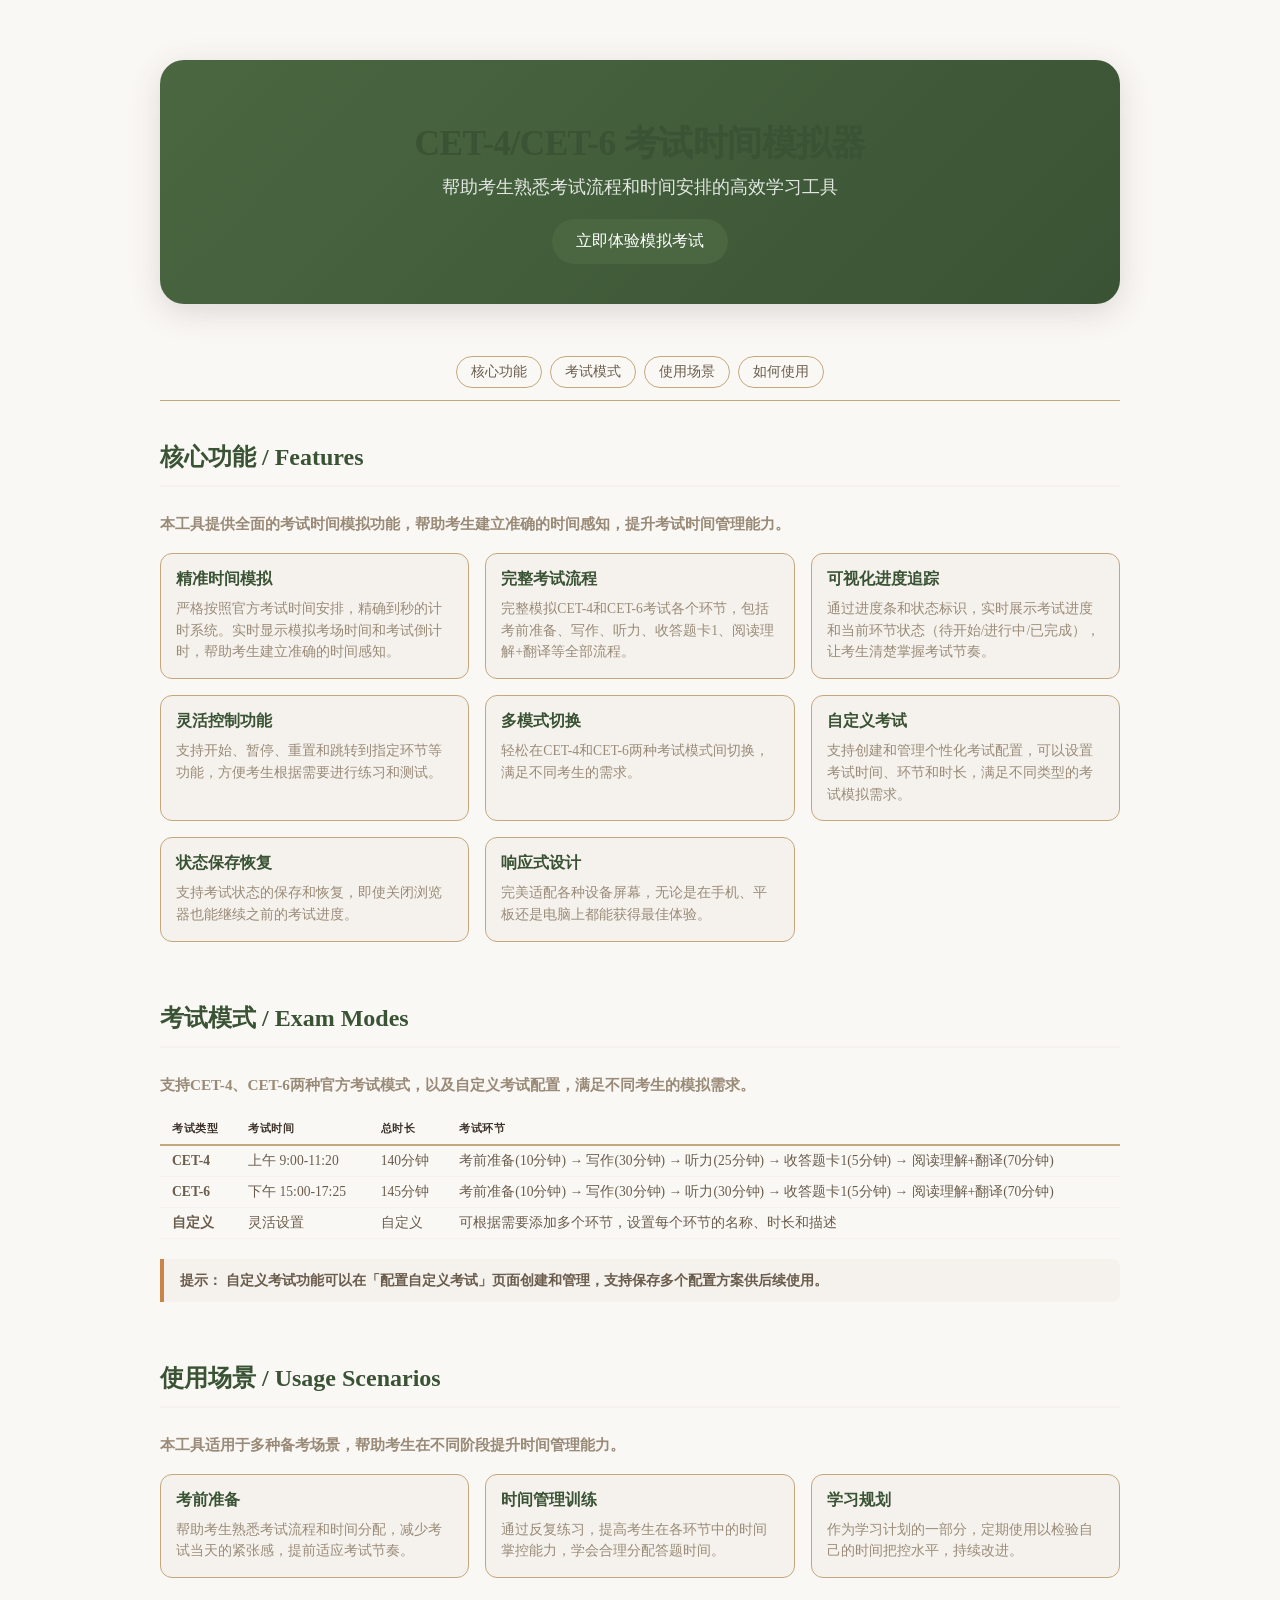
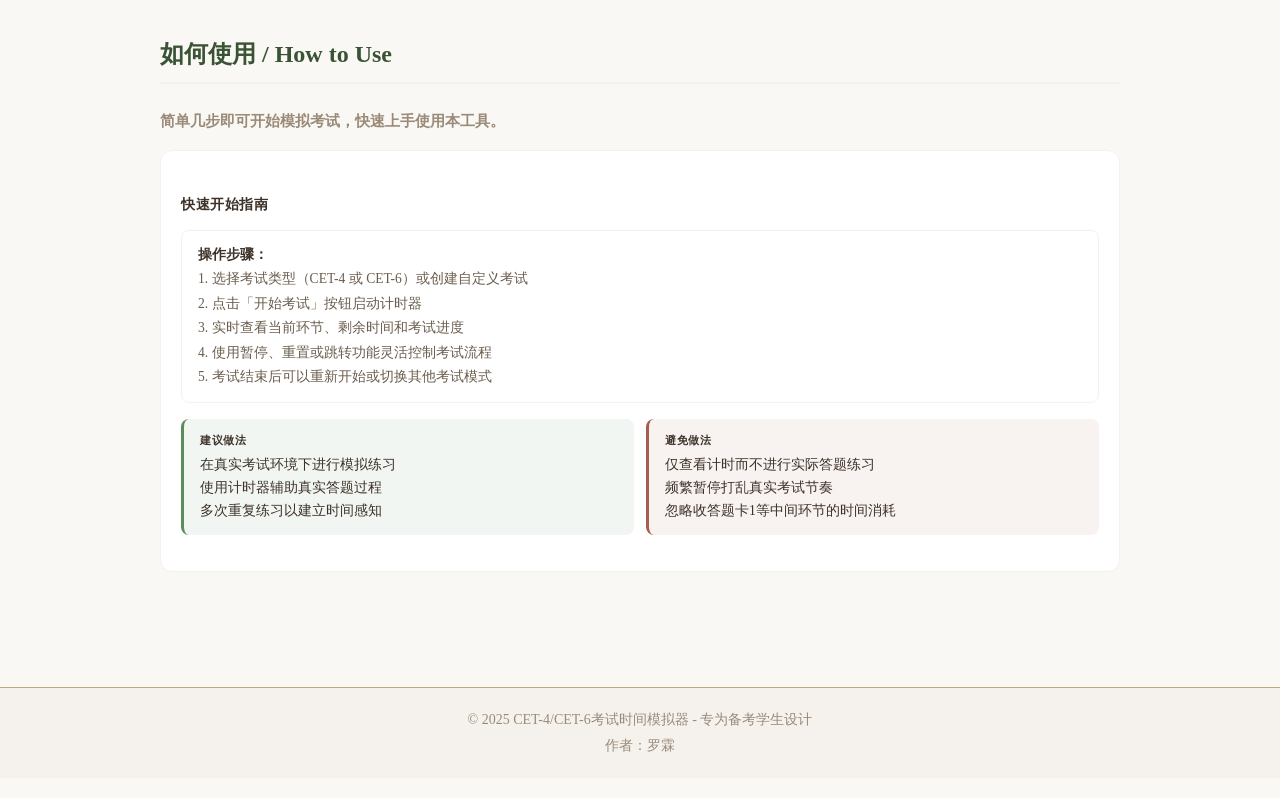
<file: introduction.html>
<!doctype html>
<html lang="zh-CN">
  <head>
    <meta charset="UTF-8" />
    <meta name="viewport" content="width=device-width, initial-scale=1.0" />
    <title>功能介绍 - 考试时间模拟器</title>

    <!-- SEO 元数据 -->
    <meta
      name="description"
      content="CET-4/CET-6 考试时间模拟器功能说明书。包含考前训练指南、答题时长规划建议、如何定制个性化模拟考场等详尽使用指南。"
    />
    <meta
      name="keywords"
      content="功能介绍,四六级模拟,备考策略,考试指导,时间分配,离线计时器"
    />
    <meta name="author" content="罗霖" />
    <meta name="robots" content="index, follow" />

    <!-- Open Graph 社交网络分享元数据 -->
    <meta property="og:title" content="功能介绍 - CET-4/CET-6 考试时间模拟器" />
    <meta
      property="og:description"
      content="了解如何高效使用四六级时间模拟器，熟悉考场时间划分与考试节奏，助您备考一臂之力。"
    />
    <meta property="og:type" content="article" />
    <meta property="og:image" content="assets/images/favicon.png" />
    <meta property="og:url" content="./introduction.html" />

    <!-- 移动端 & PWA 配置 -->
    <meta name="theme-color" content="#FAF8F5" />
    <meta name="apple-mobile-web-app-capable" content="yes" />
    <meta name="apple-mobile-web-app-status-bar-style" content="default" />
    <meta name="apple-mobile-web-app-title" content="考试时间模拟器" />
    <link rel="manifest" href="manifest.json" />

    <!-- Favicon 图标链接 -->
    <link rel="icon" type="image/png" href="assets/images/favicon.png" />
    <link rel="apple-touch-icon" href="assets/images/favicon.png" />

    <link rel="stylesheet" href="css/styles.css" />
    <style>
      /* Design page specific styles */
      .design-container {
        max-width: 1000px;
        margin: 0 auto;
        padding: 40px 20px;
      }

      /* Hero header */
      .design-hero {
        text-align: center;
        padding: 60px 20px 40px;
        background: linear-gradient(
          135deg,
          var(--color-primary),
          var(--color-primary-dark)
        );
        color: white;
        border-radius: var(--radius-xl);
        margin-bottom: 40px;
        box-shadow: var(--shadow-lg);
      }

      .design-hero h1 {
        font-size: 2.2rem;
        font-weight: 800;
        letter-spacing: -0.5px;
        margin-bottom: 8px;
      }

      .design-hero p {
        font-size: 1.1rem;
        opacity: 0.85;
        font-weight: 400;
      }

      .design-hero .cta-button {
        margin-top: 20px;
        display: inline-block;
      }

      /* Navigation */
      .design-nav {
        position: sticky;
        top: 0;
        z-index: 100;
        background: rgba(250, 248, 245, 0.95);
        backdrop-filter: blur(10px);
        -webkit-backdrop-filter: blur(10px);
        padding: 12px 0;
        margin-bottom: 40px;
        border-bottom: 1px solid var(--color-earth);
      }

      .design-nav ul {
        list-style: none;
        display: flex;
        flex-wrap: wrap;
        gap: 8px;
        justify-content: center;
        margin: 0;
        padding: 0;
      }

      .design-nav a {
        display: block;
        padding: 6px 14px;
        font-size: 0.85em;
        font-weight: 500;
        color: var(--color-text-light);
        text-decoration: none;
        border-radius: var(--radius-full);
        border: 1px solid var(--color-earth);
        transition: all var(--transition-fast);
      }

      .design-nav a:hover {
        background: var(--color-primary);
        color: white;
        border-color: var(--color-primary);
      }

      /* Section */
      .design-section {
        margin-bottom: 60px;
        scroll-margin-top: 60px;
      }

      .design-section h2 {
        font-size: 1.5rem;
        font-weight: 800;
        color: var(--color-primary-dark);
        margin-bottom: 24px;
        padding-bottom: 12px;
        border-bottom: 2px solid var(--color-cream-dark);
      }

      .design-section h3 {
        font-size: 0.9em;
        font-weight: 600;
        color: var(--color-text);
        margin: 24px 0 10px;
        text-transform: uppercase;
        letter-spacing: 0.5px;
      }

      .design-section > p {
        color: var(--color-text-muted);
        margin-bottom: 16px;
        font-size: 0.95em;
        font-weight: 600;
      }

      /* Specification Document Styles */
      .spec-intro {
        color: var(--color-text-light);
        margin-bottom: 16px;
        font-size: 0.95em;
        line-height: 1.7;
      }

      .spec-token-table {
        width: 100%;
        border-collapse: collapse;
        margin: 12px 0 20px;
        font-size: 0.85em;
      }

      .spec-token-table th {
        text-align: left;
        font-weight: 600;
        color: var(--color-text);
        padding: 8px 12px;
        border-bottom: 2px solid var(--color-earth);
        font-size: 0.8em;
        text-transform: uppercase;
        letter-spacing: 0.5px;
      }

      .spec-token-table td {
        padding: 6px 12px;
        border-bottom: 1px solid var(--color-cream-dark);
        color: var(--color-text-light);
        vertical-align: middle;
      }

      .spec-token-table code {
        font-family: "Courier New", monospace;
        background: var(--color-cream-dark);
        padding: 2px 6px;
        border-radius: var(--radius-sm);
        font-size: 0.9em;
      }

      .spec-usage {
        margin: 16px 0;
        padding: 12px 16px;
        background: white;
        border-radius: var(--radius-sm);
        border: 1px solid var(--color-cream-dark);
        font-size: 0.85em;
        line-height: 1.8;
        color: var(--color-text-light);
      }

      .spec-usage strong {
        color: var(--color-text);
      }

      /* Component showcase */
      .component-group {
        padding: 20px;
        background: white;
        border-radius: var(--radius-md);
        border: 1px solid var(--color-cream-dark);
        margin-bottom: 16px;
      }

      .card-demo-grid {
        display: grid;
        grid-template-columns: repeat(auto-fill, minmax(250px, 1fr));
        gap: 16px;
      }

      .feature-item {
        padding: 15px;
        background: var(--color-cream-dark);
        border-radius: var(--radius-md);
        border: 1px solid var(--color-earth);
      }

      .feature-item h4 {
        font-size: 1em;
        font-weight: 600;
        color: var(--color-primary-dark);
        margin-bottom: 8px;
      }

      .feature-item p {
        font-size: 0.85em;
        color: var(--color-text-muted);
        line-height: 1.6;
      }

      .spec-do-dont {
        display: grid;
        grid-template-columns: 1fr 1fr;
        gap: 12px;
        margin: 16px 0;
      }

      .spec-do,
      .spec-dont {
        padding: 12px 16px;
        border-radius: var(--radius-sm);
        font-size: 0.85em;
        line-height: 1.7;
      }

      .spec-do {
        background: rgba(91, 140, 90, 0.08);
        border-left: 3px solid var(--color-success);
      }

      .spec-dont {
        background: rgba(166, 93, 78, 0.08);
        border-left: 3px solid var(--color-danger);
      }

      .spec-do strong,
      .spec-dont strong {
        display: block;
        margin-bottom: 4px;
        font-size: 0.8em;
        text-transform: uppercase;
        letter-spacing: 0.5px;
      }

      .spec-note {
        padding: 12px 16px;
        background: var(--color-cream-dark);
        border-left: 4px solid var(--color-warning);
        border-radius: 0 var(--radius-sm) var(--radius-sm) 0;
        font-size: 0.9em;
        color: var(--color-text-light);
        margin: 16px 0;
        font-weight: 600;
      }

      @media (max-width: 600px) {
        .spec-do-dont {
          grid-template-columns: 1fr;
        }

        .card-demo-grid {
          grid-template-columns: 1fr;
        }
      }
    </style>
  </head>

  <body>
    <div class="design-container">
      <!-- Hero -->
      <div class="design-hero">
        <h1>CET-4/CET-6 考试时间模拟器</h1>
        <p>帮助考生熟悉考试流程和时间安排的高效学习工具</p>
        <a href="index.html" class="cta-button">立即体验模拟考试</a>
      </div>

      <!-- Navigation -->
      <nav class="design-nav">
        <ul>
          <li><a href="#features">核心功能</a></li>
          <li><a href="#exam-modes">考试模式</a></li>
          <li><a href="#scenarios">使用场景</a></li>
          <li><a href="#how-to-use">如何使用</a></li>
        </ul>
      </nav>

      <!-- ==================== FEATURES ==================== -->
      <section class="design-section" id="features">
        <h2>核心功能 / Features</h2>
        <p class="spec-intro">
          本工具提供全面的考试时间模拟功能，帮助考生建立准确的时间感知，提升考试时间管理能力。
        </p>

        <div class="card-demo-grid">
          <div class="feature-item">
            <h4>精准时间模拟</h4>
            <p>
              严格按照官方考试时间安排，精确到秒的计时系统。实时显示模拟考场时间和考试倒计时，帮助考生建立准确的时间感知。
            </p>
          </div>

          <div class="feature-item">
            <h4>完整考试流程</h4>
            <p>
              完整模拟CET-4和CET-6考试各个环节，包括考前准备、写作、听力、收答题卡1、阅读理解+翻译等全部流程。
            </p>
          </div>

          <div class="feature-item">
            <h4>可视化进度追踪</h4>
            <p>
              通过进度条和状态标识，实时展示考试进度和当前环节状态（待开始/进行中/已完成），让考生清楚掌握考试节奏。
            </p>
          </div>

          <div class="feature-item">
            <h4>灵活控制功能</h4>
            <p>
              支持开始、暂停、重置和跳转到指定环节等功能，方便考生根据需要进行练习和测试。
            </p>
          </div>

          <div class="feature-item">
            <h4>多模式切换</h4>
            <p>轻松在CET-4和CET-6两种考试模式间切换，满足不同考生的需求。</p>
          </div>

          <div class="feature-item">
            <h4>自定义考试</h4>
            <p>
              支持创建和管理个性化考试配置，可以设置考试时间、环节和时长，满足不同类型的考试模拟需求。
            </p>
          </div>

          <div class="feature-item">
            <h4>状态保存恢复</h4>
            <p>
              支持考试状态的保存和恢复，即使关闭浏览器也能继续之前的考试进度。
            </p>
          </div>

          <div class="feature-item">
            <h4>响应式设计</h4>
            <p>
              完美适配各种设备屏幕，无论是在手机、平板还是电脑上都能获得最佳体验。
            </p>
          </div>
        </div>
      </section>

      <!-- ==================== EXAM MODES ==================== -->
      <section class="design-section" id="exam-modes">
        <h2>考试模式 / Exam Modes</h2>
        <p class="spec-intro">
          支持CET-4、CET-6两种官方考试模式，以及自定义考试配置，满足不同考生的模拟需求。
        </p>

        <table class="spec-token-table">
          <thead>
            <tr>
              <th>考试类型</th>
              <th>考试时间</th>
              <th>总时长</th>
              <th>考试环节</th>
            </tr>
          </thead>
          <tbody>
            <tr>
              <td><strong>CET-4</strong></td>
              <td>上午 9:00-11:20</td>
              <td>140分钟</td>
              <td>
                考前准备(10分钟) → 写作(30分钟) → 听力(25分钟) →
                收答题卡1(5分钟) → 阅读理解+翻译(70分钟)
              </td>
            </tr>
            <tr>
              <td><strong>CET-6</strong></td>
              <td>下午 15:00-17:25</td>
              <td>145分钟</td>
              <td>
                考前准备(10分钟) → 写作(30分钟) → 听力(30分钟) →
                收答题卡1(5分钟) → 阅读理解+翻译(70分钟)
              </td>
            </tr>
            <tr>
              <td><strong>自定义</strong></td>
              <td>灵活设置</td>
              <td>自定义</td>
              <td>可根据需要添加多个环节，设置每个环节的名称、时长和描述</td>
            </tr>
          </tbody>
        </table>

        <div class="spec-note">
          <strong>提示：</strong>
          自定义考试功能可以在「配置自定义考试」页面创建和管理，支持保存多个配置方案供后续使用。
        </div>
      </section>

      <!-- ==================== SCENARIOS ==================== -->
      <section class="design-section" id="scenarios">
        <h2>使用场景 / Usage Scenarios</h2>
        <p class="spec-intro">
          本工具适用于多种备考场景，帮助考生在不同阶段提升时间管理能力。
        </p>

        <div class="card-demo-grid">
          <div class="feature-item">
            <h4>考前准备</h4>
            <p>
              帮助考生熟悉考试流程和时间分配，减少考试当天的紧张感，提前适应考试节奏。
            </p>
          </div>

          <div class="feature-item">
            <h4>时间管理训练</h4>
            <p>
              通过反复练习，提高考生在各环节中的时间掌控能力，学会合理分配答题时间。
            </p>
          </div>

          <div class="feature-item">
            <h4>学习规划</h4>
            <p>
              作为学习计划的一部分，定期使用以检验自己的时间把控水平，持续改进。
            </p>
          </div>
        </div>
      </section>

      <!-- ==================== HOW TO USE ==================== -->
      <section class="design-section" id="how-to-use">
        <h2>如何使用 / How to Use</h2>
        <p class="spec-intro">简单几步即可开始模拟考试，快速上手使用本工具。</p>

        <div class="component-group">
          <h3>快速开始指南</h3>
          <div class="spec-usage">
            <strong>操作步骤：</strong><br />
            1. 选择考试类型（CET-4 或 CET-6）或创建自定义考试<br />
            2. 点击「开始考试」按钮启动计时器<br />
            3. 实时查看当前环节、剩余时间和考试进度<br />
            4. 使用暂停、重置或跳转功能灵活控制考试流程<br />
            5. 考试结束后可以重新开始或切换其他考试模式
          </div>

          <div class="spec-do-dont">
            <div class="spec-do">
              <strong>建议做法</strong>
              在真实考试环境下进行模拟练习<br />
              使用计时器辅助真实答题过程<br />
              多次重复练习以建立时间感知
            </div>
            <div class="spec-dont">
              <strong>避免做法</strong>
              仅查看计时而不进行实际答题练习<br />
              频繁暂停打乱真实考试节奏<br />
              忽略收答题卡1等中间环节的时间消耗
            </div>
          </div>
        </div>
      </section>
    </div>

    <!-- 底部区域 -->
    <div class="bottom-bar">
      <div class="bottom-content">
        <div
          class="footer-text"
          style="cursor: default; color: var(--color-text-muted)"
        >
          © 2025 CET-4/CET-6考试时间模拟器 - 专为备考学生设计
        </div>
        <div
          class="footer-text"
          style="
            cursor: default;
            color: var(--color-text-muted);
            margin-top: 5px;
          "
        >
          作者：罗霖
        </div>
      </div>
    </div>
    <!-- Service Worker 注册 -->
    <script>
      if ("serviceWorker" in navigator) {
        window.addEventListener("load", () => {
          navigator.serviceWorker
            .register("./sw.js")
            .then((reg) => console.log("Service Worker 注册成功:", reg.scope))
            .catch((err) => console.error("Service Worker 注册失败:", err));
        });
      }
    </script>
  </body>
</html>
</file>
<file: css/styles.css>
body {
  font-family: var(--font-family);
  font-weight: var(--font-weight-regular);
  background:
    /* 微妙的有机纹理 - 使用CSS实现 */
    radial-gradient(ellipse at 20% 30%,
      rgba(107, 142, 99, 0.03) 0%,
      transparent 50%),
    radial-gradient(ellipse at 80% 70%,
      rgba(160, 82, 45, 0.03) 0%,
      transparent 50%),
    radial-gradient(ellipse at 50% 50%,
      rgba(139, 115, 85, 0.02) 0%,
      transparent 70%),
    var(--color-cream);
  margin: 0;
  padding: 20px;
  min-height: 100vh;
  color: var(--color-text);
  -webkit-font-smoothing: antialiased;
  -moz-osx-font-smoothing: grayscale;
}

.container {
  width: 100%;
  max-width: 400px;
  margin: 0 auto;
  background: transparent;
  border-radius: 0;
  padding: 15px 16px;
  box-shadow: none;
  position: relative;
}

/* 切换考试按钮 */
.toggle-exam-button-container {
  margin: 10px 0;
  /* 减小上下间距 */
  text-align: center;
}

.toggle-exam-button {
  background: var(--color-primary);
  color: white;
  border: none;
  padding: 10px;
  font-size: 14px;
  cursor: pointer;
  transition:
    background var(--transition-normal),
    transform var(--transition-fast),
    box-shadow var(--transition-normal);
  width: 100%;
  max-width: 800px;
  border-radius: var(--radius-sm);
  font-weight: bold;
  text-align: center;
  min-height: 40px;
  box-sizing: border-box;
}

.toggle-exam-button:hover {
  background: var(--color-primary-dark);
  transform: translateY(-2px);
  box-shadow: var(--shadow-md);
}

/* 功能介绍按钮 */
.intro-button {
  background: var(--color-accent);
  color: white;
  border: none;
  padding: 10px;
  font-size: 14px;
  cursor: pointer;
  transition:
    background var(--transition-normal),
    transform var(--transition-fast),
    box-shadow var(--transition-normal);
  width: 100%;
  max-width: 800px;
  border-radius: var(--radius-md);
  font-weight: bold;
  text-align: center;
  min-height: 40px;
  box-sizing: border-box;
}

.intro-button:hover {
  background: var(--color-secondary);
  transform: translateY(-2px);
  box-shadow: var(--shadow-md);
}

/* 小屏幕切换按钮 */
.toggle-button-small-screen {
  margin: 10px 0;
  /* 减小上下间距 */
}

.toggle-button-small-screen button {
  background: var(--color-primary);
  color: white;
  border: none;
  padding: 10px;
  font-size: 14px;
  cursor: pointer;
  transition:
    background var(--transition-normal),
    transform var(--transition-fast);
  width: 100%;
  border-radius: var(--radius-md);
  font-weight: bold;
  text-align: center;
  min-height: 40px;
  box-sizing: border-box;
}

.toggle-button-small-screen button:hover {
  background: var(--color-primary-dark);
}

/* 预设类型按钮样式 */
.preset-type-btn {
  padding: 6px 12px;
  font-size: 12px;
  border: 1px solid var(--color-earth);
  background: white;
  color: var(--color-text-light);
  border-radius: var(--radius-sm);
  cursor: pointer;
  transition: all var(--transition-normal);
  font-weight: 500;
}

.preset-type-btn:hover {
  background: var(--color-cream-dark);
  border-color: var(--color-primary);
  color: var(--color-primary);
}

.preset-type-btn.active {
  background: var(--color-primary);
  color: white;
  border-color: var(--color-primary);
}

.preset-type-btn[data-type="custom"] {
  background: white;
  /* 默认为白色背景 */
  color: var(--color-text-light);
  /* 默认为灰色文字 */
  border-color: var(--color-earth);
  /* 默认为灰色边框 */
}

.preset-type-btn[data-type="custom"]:hover {
  background: var(--color-cream-dark);
  /* 悬停时浅色背景 */
  border-color: var(--color-warning);
  /* 悬停时橙色边框 */
  color: var(--color-warning);
  /* 悬停时橙色文字 */
}

.preset-type-btn[data-type="custom"].active {
  background: var(--color-warning);
  /* 选中状态使用橙色 */
  color: white;
  border-color: var(--color-warning);
}

/* 为小屏幕设备设置的预设类型按钮样式 */
@media (max-width: 768px) {
  .preset-type-buttons {
    width: 100%;
    justify-content: flex-start;
  }

  .preset-type-btn {
    flex: 1;
    max-width: 120px;
    background: var(--color-lavender);
    /* 确保小屏幕下也是紫色 */
    color: white;
  }

  /* 自定义考试页面响应式 */
  .section-card-fields {
    grid-template-columns: 1fr 1fr;
    gap: 12px;
  }
}

/* 恢复提示样式 */
.restore-hint {
  font-size: 0.9em;
  text-align: center;
  color: var(--color-text-muted);
  cursor: pointer;
  margin-top: 10px;
}

:root {
  /* Organic/Natural Color Palette */
  --color-primary: #4a6741;
  /* 苔藓绿 - 主色 */
  --color-primary-dark: #3a5334;
  /* 深苔藓绿 */
  --color-primary-light: #6b8e63;
  /* 浅苔藓绿 */
  --color-secondary: #a0522d;
  /* 赭石色 */
  --color-accent: #8b7355;
  /* 土棕色 */
  --color-earth: #c4a77d;
  /* 沙土色 */
  --color-cream: #faf8f5;
  /* 奶油白背景 */
  --color-cream-dark: #f5f2ed;
  /* 深奶油色 */
  --color-text: #3d3229;
  /* 深棕色文字 */
  --color-text-light: #6b5d4d;
  /* 浅棕色文字 */
  --color-text-muted: #9a8b78;
  /* 柔和棕色 */
  --color-success: #5b8c5a;
  /* 自然绿 */
  --color-warning: #c9844a;
  /* 秋季橙 */
  --color-danger: #a65d4e;
  /* 陶土红 */

  /* Natural Button Colors - 来自自然元素 */
  --color-sky: #5b8a8a;
  /* 青绿色 */
  --color-sky-dark: #4a7575;
  /* 深青绿色 */
  --color-autumn: #9b8568;
  /* 木色 */
  --color-autumn-dark: #8b7355;
  /* 深木色 */
  --color-lavender: #c2a2d2;
  /* 薰衣草紫 */
  --color-lavender-dark: #b283b6;
  /* 深薰衣草紫 */
  --color-moss: #6b8e6b;
  /* 苔藓绿 */
  --color-rust: #b8765a;
  /* 铁锈红 */

  /* Font - 免费商用字体 */
  --font-family:
    "Noto Serif SC", "Noto Serif", Georgia, "Nimbus Roman No9 L", "Songti SC",
    "Songti TC", "STSong", "SimSun", serif;
  --font-family-mono:
    "JetBrains Mono", "Roboto Mono", "SF Mono", "Consolas", Menlo, Monaco,
    monospace;
  --font-weight-regular: 400;
  --font-weight-medium: 500;
  --font-weight-semibold: 600;
  --font-weight-bold: 800;

  /* Spacing */
  --spacing-xs: 4px;
  --spacing-sm: 8px;
  --spacing-md: 16px;
  --spacing-lg: 24px;
  --spacing-xl: 32px;
  --spacing-2xl: 48px;

  /* Border Radius - Organic feel */
  --radius-sm: 8px;
  --radius-md: 12px;
  --radius-lg: 16px;
  --radius-xl: 24px;
  --radius-full: 9999px;

  /* Shadows - Soft organic shadows */
  --shadow-sm: 0 2px 8px rgba(61, 50, 41, 0.08);
  --shadow-md: 0 4px 16px rgba(61, 50, 41, 0.12);
  --shadow-lg: 0 8px 32px rgba(61, 50, 41, 0.16);

  /* Transitions */
  --transition-fast: 0.15s ease-out;
  --transition-normal: 0.3s ease-out;
  --transition-slow: 0.5s ease-out;

  /* Timer Backgrounds (color mixed with cream-dark) */
  --color-section-completed-bg: color-mix(in oklch,
      var(--color-success) 12%,
      var(--color-cream-dark));
  --color-section-active-bg: color-mix(in oklch,
      var(--color-secondary) 12%,
      var(--color-cream-dark));
  --color-timer-section-bg: color-mix(in oklch,
      var(--color-warning) 15%,
      var(--color-cream-dark));
}

* {
  margin: 0;
  padding: 0;
  box-sizing: border-box;
}

.introduction-container {
  max-width: 1200px;
  margin: 0 auto;
  padding: 0 40px;
  min-height: calc(100vh - 200px);
  background: var(--color-cream);
}

.introduction-container header {
  text-align: center;
  padding: 100px 20px 80px;
  background: transparent;
  margin: 0;
}

.introduction-container h1 {
  font-size: clamp(2rem, 5vw, 3rem);
  font-weight: 800;
  letter-spacing: -0.5px;
  margin-bottom: 15px;
  color: var(--color-primary-dark);
  display: block;
}

.introduction-container .subtitle {
  font-size: 1.25rem;
  font-weight: 400;
  color: var(--color-text-muted);
  max-width: 600px;
  margin: 0 auto 30px;
  line-height: 1.6;
}

.cta-button {
  display: inline-block;
  background: var(--color-primary);
  color: white;
  padding: 12px 24px;
  border-radius: var(--radius-full);
  text-decoration: none;
  font-weight: 400;
  transition: all var(--transition-normal);
  border: none;
}

.cta-button:hover {
  background: var(--color-primary-dark);
  transform: translateY(-2px);
  box-shadow: var(--shadow-md);
}

.introduction-container .section {
  padding: 80px 0;
  border-bottom: none;
  background: transparent;
  margin: 0;
  border-left: none;
  border-radius: 0;
}

.introduction-container .section:last-child {
  border-bottom: none;
  padding-bottom: 100px;
}

.introduction-container .section-title {
  font-weight: 600;
  font-size: clamp(2rem, 4vw, 3rem);
  margin-bottom: 60px;
  color: var(--color-primary-dark);
  display: block;
  text-align: center;
  unicode-bidi: isolate;
  letter-spacing: -0.5px;
}

.introduction-container .feature-grid {
  display: grid;
  grid-template-columns: repeat(auto-fit, minmax(280px, 1fr));
  gap: 30px;
}

.introduction-container .feature-card {
  text-align: center;
  padding: 35px 30px;
  background: white;
  border-radius: var(--radius-lg);
  transition: all var(--transition-normal);
  border: 1px solid var(--color-cream-dark);
  box-shadow: var(--shadow-sm);
  cursor: pointer;
}

.introduction-container .feature-card:hover {
  transform: translateY(-8px);
  box-shadow: var(--shadow-lg);
  border-color: var(--color-earth);
}

.introduction-container .feature-icon {
  font-size: 2.75rem;
  margin-bottom: 18px;
  display: block;
  transition: transform var(--transition-normal);
}

.introduction-container .feature-card:hover .feature-icon {
  transform: scale(1.1);
}

.introduction-container .feature-card h3 {
  font-size: 1.375rem;
  font-weight: 600;
  margin-bottom: 12px;
  color: var(--color-text);
  display: block;
  letter-spacing: -0.3px;
  transition: color var(--transition-normal);
}

.introduction-container .feature-card:hover h3 {
  color: var(--color-primary);
}

.introduction-container .feature-card p {
  color: var(--color-text-muted);
  font-size: 0.95rem;
  line-height: 1.6;
  margin: 0 auto;
  max-width: 65ch;
  transition: color var(--transition-normal);
}

.introduction-container .feature-card:hover p {
  color: var(--color-text-light);
}

.introduction-container .exam-types {
  display: flex;
  justify-content: center;
  gap: 30px;
  flex-wrap: wrap;
  max-width: 1100px;
  margin: 0 auto;
}

.introduction-container .exam-type {
  background: var(--color-cream-dark);
  border: none;
  border-radius: var(--radius-lg);
  padding: 40px 35px;
  text-align: center;
  flex: 1;
  min-width: 280px;
  max-width: 320px;
  transition: all var(--transition-normal);
}

.introduction-container .exam-type:hover {
  transform: translateY(-2px);
  box-shadow: var(--shadow-md);
}

.introduction-container .exam-type h3 {
  font-size: 1.5rem;
  font-weight: 600;
  margin-bottom: 15px;
  color: var(--color-primary-dark);
  display: block;
}

.introduction-container .exam-type p {
  margin: 8px 0;
  color: var(--color-text-light);
  font-size: 0.95rem;
  line-height: 1.6;
}

.introduction-container .exam-type ul {
  margin-top: 10px;
  padding-left: 20px;
  color: var(--color-text-muted);
  font-size: 0.9rem;
  line-height: 1.8;
}

.introduction-container footer {
  text-align: center;
  padding: 40px 20px;
  color: var(--color-text-muted);
  font-size: 0.9rem;
  width: 100%;
  box-sizing: border-box;
}

/* 响应式优化 - introduction页面 */
@media (max-width: 768px) {
  .introduction-container {
    padding: 0 20px;
  }

  .introduction-container header {
    padding: 60px 20px 50px;
  }

  .introduction-container h1 {
    font-size: 2rem;
  }

  .introduction-container .subtitle {
    font-size: 1.1rem;
  }

  .introduction-container .section {
    padding: 50px 0;
  }

  .introduction-container .section:last-child {
    padding-bottom: 60px;
  }

  .introduction-container .section-title {
    font-size: 2rem;
    margin-bottom: 40px;
  }

  .introduction-container .feature-grid {
    grid-template-columns: 1fr;
    gap: 25px;
  }

  .introduction-container .feature-card {
    padding: 30px 25px;
  }

  .introduction-container .exam-types {
    flex-direction: column;
    align-items: center;
    gap: 20px;
  }

  .introduction-container .exam-type {
    max-width: 100%;
    padding: 35px 25px;
  }
}

/* ICP备案信息样式 */
.icp-info {
  text-align: center;
  margin-top: 20px;
  font-size: 14px;
  color: var(--color-text-muted);
  width: 100%;
  display: flex;
  justify-content: center;
  align-items: center;
  flex-wrap: wrap;
}

.icp-info a {
  color: var(--color-text-muted);
  text-decoration: none;
}

.icp-info a:hover {
  color: var(--color-sky);
  text-decoration: underline;
}

/* 小屏幕设备的恢复提示 */
#restoreHintSmallScreen {
  display: none;
}

/* 模态窗口样式 */
.modal {
  display: none;
  position: fixed;
  z-index: 1000;
  left: 0;
  top: 0;
  width: 100%;
  height: 100%;
  overflow: auto;
  background-color: rgba(0, 0, 0, 0.4);
}

.modal-content {
  background-color: white;
  margin: 5% auto;
  padding: 20px;
  border: 1px solid var(--color-text-muted);
  width: 90%;
  max-width: 600px;
  border-radius: var(--radius-md);
}

.close {
  color: var(--color-text-muted);
  float: right;
  font-size: 28px;
  font-weight: bold;
  cursor: pointer;
}

.close:hover,
.close:focus {
  color: black;
  text-decoration: none;
}

/* 表单样式 */
.custom-exam-form {
  margin-top: 20px;
}

.form-group {
  margin-bottom: 15px;
}

.display-settings-group {
  margin-top: 15px;
  margin-bottom: 15px;
}

.display-settings-group>label {
  font-weight: bold;
  display: block;
  margin-bottom: 8px;
}

.form-group>label {
  font-weight: bold;
  display: block;
  margin-bottom: 8px;
}

.form-group input {
  width: 100%;
  border: 1px solid var(--color-earth);
  border-radius: var(--radius-sm);
  box-sizing: border-box;
}

/* 表单帮助文本样式 */
.form-help-text {
  font-size: 0.7em;
  color: var(--color-danger);
  margin-top: 5px;
  font-style: normal;
}

/* 自定义时间选择器样式 */
.custom-time-picker {
  position: relative;
  width: 100%;
}

.time-input-wrapper {
  display: flex;
  align-items: center;
  gap: 5px;
  margin-bottom: 8px;
  position: relative;
}

.time-input-display {
  flex: 1;
  padding: 8px;
  padding-right: 34px;
  border: 1px solid var(--color-earth);
  border-radius: var(--radius-sm);
  font-size: 16px;
  font-family: var(--font-family-mono);
  font-weight: var(--font-weight-medium);
  text-align: center;
  background: var(--color-cream-dark);
  color: var(--color-text);
  cursor: text;
  /* 给右侧小三角留空间 */
  transition:
    border-color var(--transition-fast),
    box-shadow var(--transition-fast);
  font-variant-numeric: tabular-nums;
}

.time-input-display:focus {
  border-color: var(--color-sky);
  box-shadow: 0 0 0 2px rgba(91, 138, 138, 0.15);
  outline: none;
}

.time-separator {
  font-size: 18px;
  font-weight: var(--font-weight-semibold);
  color: var(--color-text);
  font-family: var(--font-family);
}

.picker-toggle-btn {
  position: absolute;
  right: 6px;
  top: 50%;
  transform: translateY(-50%);
  width: 26px;
  height: 26px;
  border: 1px solid var(--color-earth);
  border-radius: var(--radius-sm);
  background: var(--color-cream-dark);
  color: var(--color-text-muted);
  cursor: pointer;
  font-size: 12px;
  line-height: 1;
  display: flex;
  align-items: center;
  justify-content: center;
  user-select: none;
  transition:
    border-color var(--transition-fast),
    background var(--transition-fast),
    box-shadow var(--transition-fast);
}

.picker-toggle-btn:hover {
  border-color: var(--color-sky);
  color: var(--color-sky);
  background: var(--color-cream);
}

.picker-toggle-btn.active {
  border-color: var(--color-sky);
  box-shadow: 0 0 0 2px rgba(91, 138, 138, 0.15);
}

/* 统一给右侧小箭头添加旋转动画效果 */
.picker-toggle-btn .iconfont.icon-youjiantou {
  display: inline-block;
  transition: transform 0.2s ease;
}

.picker-toggle-btn.active .iconfont.icon-youjiantou {
  transform: rotate(90deg);
}

.time-dropdowns {
  gap: 5px;
  align-items: center;
  display: none;
}

.time-dropdowns.show-panel {
  display: flex;
}

.time-select-wrapper {
  flex: 1;
  position: relative;
  display: flex;
  align-items: center;
}

.time-divider {
  font-size: 18px;
  font-weight: var(--font-weight-semibold);
  color: var(--color-text);
  user-select: none;
}

.time-select-trigger {
  width: 100%;
  padding: 4px;
  background: var(--color-cream-dark);
  border: 1px solid var(--color-earth);
  border-radius: var(--radius-sm);
  cursor: pointer;
  display: flex;
  justify-content: space-between;
  align-items: center;
  font-size: 16px;
  font-family: var(--font-family);
  font-weight: var(--font-weight-medium);
  color: var(--color-text);
  min-height: 26px;
  box-sizing: border-box;
  user-select: none;
  transition:
    border-color var(--transition-fast),
    background var(--transition-fast),
    box-shadow var(--transition-fast);
}

.time-select-trigger:hover {
  border-color: var(--color-sky);
  background: var(--color-cream);
}

.time-select-trigger.active {
  border-color: var(--color-sky);
  box-shadow: 0 0 0 2px rgba(91, 138, 138, 0.15);
}

.time-value {
  flex-grow: 1;
  text-align: center;
  font-family: var(--font-family-mono);
}

.time-arrow {
  font-size: 12px;
  color: var(--color-text-muted);
  transition: transform var(--transition-fast);
  margin-left: 8px;
}

.time-select-trigger.active .time-arrow {
  transform: rotate(90deg);
}

.time-select-dropdown {
  position: absolute;
  top: 100%;
  left: 0;
  right: 0;
  background: white;
  border: 1px solid var(--color-earth);
  border-radius: var(--radius-sm);
  box-shadow: var(--shadow-md);
  z-index: 1000;
  max-height: 200px;
  overflow-y: auto;
  display: none;
  margin-top: 4px;
  font-family: var(--font-family-mono);
  font-variant-numeric: tabular-nums;
}

.time-select-dropdown.show {
  display: block;
}

.time-select-options {
  max-height: 200px;
  overflow-y: auto;
}

.time-option {
  cursor: pointer;
  text-align: center;
  font-size: 16px;
  font-family: var(--font-family-mono);
  border-bottom: 1px solid var(--color-cream-dark);
  transition: background var(--transition-fast);
  min-height: 35px;
  display: flex;
  align-items: center;
  justify-content: center;
  color: var(--color-text);
}

.time-option:last-child {
  border-bottom: none;
}

.time-option:hover {
  background: var(--color-cream-dark);
}

.time-option.selected {
  background: var(--color-sky);
  color: white;
  font-weight: var(--font-weight-semibold);
}

/* 自定义日期选择器样式 */
.custom-date-picker {
  position: relative;
  width: 100%;
}

.date-input-wrapper {
  position: relative;
  width: 100%;
  margin-bottom: 8px;
}

.date-input-display {
  width: 100%;
  padding: 8px;
  border: 1px solid var(--color-earth);
  border-radius: var(--radius-sm);
  font-size: 16px;
  font-family: var(--font-family-mono);
  font-weight: var(--font-weight-medium);
  text-align: center;
  background: var(--color-cream-dark);
  color: var(--color-text);
  box-sizing: border-box;
  cursor: text;
  padding-right: 34px;
  /* 给右侧小三角留空间 */
  transition:
    border-color var(--transition-fast),
    box-shadow var(--transition-fast);
  font-variant-numeric: tabular-nums;
}

.date-input-display:focus {
  border-color: var(--color-sky);
  box-shadow: 0 0 0 2px rgba(91, 138, 138, 0.15);
  outline: none;
}

.date-dropdowns {
  gap: 5px;
  align-items: center;
  display: none;
  /* 默认隐藏，点击右侧小三角才展开 */
}

.date-dropdowns.show-panel {
  display: flex;
}

.date-select-wrapper {
  flex: 1;
  position: relative;
  display: flex;
  align-items: center;
}

.date-divider {
  font-size: 16px;
  font-weight: var(--font-weight-semibold);
  color: var(--color-text);
  user-select: none;
}

.date-select-trigger {
  width: 100%;
  padding: 4px;
  background: var(--color-cream-dark);
  border: 1px solid var(--color-earth);
  border-radius: var(--radius-sm);
  cursor: pointer;
  display: flex;
  justify-content: space-between;
  align-items: center;
  font-size: 16px;
  font-family: var(--font-family);
  font-weight: var(--font-weight-medium);
  color: var(--color-text);
  min-height: 26px;
  box-sizing: border-box;
  user-select: none;
  transition:
    border-color var(--transition-fast),
    background var(--transition-fast),
    box-shadow var(--transition-fast);
}

.date-select-trigger:hover {
  border-color: var(--color-sky);
  background: var(--color-cream);
}

.date-select-trigger.active {
  border-color: var(--color-sky);
  box-shadow: 0 0 0 2px rgba(91, 138, 138, 0.15);
}

.date-value {
  font-weight: var(--font-weight-medium);
  color: var(--color-text);
  flex-grow: 1;
  text-align: center;
}

.date-arrow {
  font-size: 12px;
  color: var(--color-text-muted);
  transition: transform var(--transition-fast);
  margin-left: 8px;
}

.date-select-trigger.active .date-arrow {
  transform: rotate(90deg);
}

.date-select-dropdown {
  position: absolute;
  top: 100%;
  left: 0;
  right: 0;
  background: white;
  border: 1px solid var(--color-earth);
  border-radius: var(--radius-sm);
  box-shadow: var(--shadow-md);
  z-index: 1000;
  max-height: 200px;
  overflow-y: auto;
  display: none;
  margin-top: 4px;
}

.date-select-dropdown.show {
  display: block;
}

.date-select-options {
  max-height: 200px;
  overflow-y: auto;
}

.date-option {
  cursor: pointer;
  text-align: center;
  font-size: 16px;
  border-bottom: 1px solid var(--color-cream-dark);
  transition: background 0.2s;
  min-height: 35px;
  display: flex;
  align-items: center;
  justify-content: center;
}

.date-option:last-child {
  border-bottom: none;
}

.date-option:hover {
  background: var(--color-cream-dark);
}

.date-option.selected {
  background: var(--color-sky);
  color: white;
  font-weight: bold;
}

/* 统一选择器组件 — div-based，替代浏览器默认下拉 */
.custom-select {
  position: relative;
  width: 100%;
}

.custom-select-trigger {
  padding: 8px 36px 8px 12px;
  border: 1px solid var(--color-earth);
  border-radius: var(--radius-sm);
  font-size: 14px;
  font-family: var(--font-family);
  background: white;
  color: var(--color-text);
  cursor: pointer;
  display: flex;
  justify-content: space-between;
  align-items: center;
  min-height: 40px;
  box-sizing: border-box;
  transition:
    border-color var(--transition-fast),
    box-shadow var(--transition-fast);
  user-select: none;
}

.custom-select-trigger:hover {
  border-color: var(--color-sky);
}

.custom-select-trigger.active {
  border-color: var(--color-sky);
  box-shadow: 0 0 0 2px rgba(91, 138, 138, 0.15);
  border-radius: var(--radius-sm) var(--radius-sm) 0 0;
}

.custom-select-arrow {
  font-size: 10px;
  color: var(--color-text-light);
  transition: transform var(--transition-fast);
  line-height: 1;
}

.custom-select-trigger.active .custom-select-arrow {
  transform: rotate(180deg);
}

.custom-select-dropdown {
  position: absolute;
  top: 100%;
  left: 0;
  right: 0;
  background: white;
  border: 1px solid var(--color-sky);
  border-top: none;
  border-radius: 0 0 var(--radius-sm) var(--radius-sm);
  box-shadow: var(--shadow-md);
  z-index: 1000;
  display: none;
  max-height: 200px;
  overflow-y: auto;
}

.custom-select-dropdown.show {
  display: block;
}

.custom-select-option {
  padding: 10px 12px;
  cursor: pointer;
  font-size: 14px;
  color: var(--color-text);
  transition: background-color var(--transition-fast);
}

.custom-select-option:hover {
  background-color: var(--color-cream-dark);
  color: var(--color-primary);
}

.custom-select-option.selected {
  background-color: var(--color-sky);
  color: white;
  font-weight: 600;
}

/* 触摸设备优化 */
@media (hover: none) and (pointer: coarse) {

  .time-select-trigger,
  .date-select-trigger {
    min-height: 48px;
    padding: 14px;
  }

  .time-option,
  .date-option {
    min-height: 48px;
    padding: 14px;
  }

  .remove-section-btn,
  .move-up-btn,
  .move-down-btn {
    min-height: 44px;
    width: 44px !important;
    font-size: 18px;
  }
}

/* 环节卡片样式 */
/* 环节容器和标题行 */
.sections-wrapper {
  border: 2px solid var(--color-earth);
  border-radius: var(--radius-lg);
  padding: 10px;
  /* 减小内边距 */
  background: var(--color-cream-dark);
}

.section-headers-row {
  display: grid;
  grid-template-columns: 17px 2fr 1fr 2fr 1fr 27px;
  /* 将第一列(35px)和最后一列(50px)的宽度减半 */
  gap: 15px;
  padding: 8px 10px;
  /* 减小padding */
  background: var(--color-cream-dark);
  border-radius: var(--radius-md);
  margin-bottom: 12px;
  font-weight: 600;
  font-size: 0.85rem;
  /* 修改字体大小 */
  color: var(--color-text-light);
  align-items: center;
}

.section-header-drag {
  text-align: center;
  color: var(--color-text-muted);
}

.section-header-name {
  text-align: center;
}

.section-header-duration {
  text-align: center;
}

.section-header-description {
  text-align: center;
}

.section-header-count {
  text-align: center;
}

.section-header-action {
  text-align: center;
}

.section-card {
  background: white;
  border: 2px solid var(--color-sky);
  border-radius: var(--radius-md);
  margin-bottom: 12px;
  padding: 6px 10px;
  box-shadow: var(--shadow-sm);
  transition: all var(--transition-normal);
  cursor: move;
}

.section-card:last-child {
  margin-bottom: 0;
}

.section-card:hover {
  box-shadow: 0 4px 16px rgba(52, 152, 219, 0.25);
  border-color: var(--color-sky-dark);
  transform: translateY(-2px);
}

.section-card input {
  padding-left: 5px;
  height: 30px;
  font-family: var(--font-family);
  font-weight: var(--font-weight-medium);
  color: var(--color-text);
}

.section-card input::placeholder {
  color: var(--color-text-muted);
}

/* 确保环节输入框字体统一 */
.section-card .section-name,
.section-card .section-duration,
.section-card .section-description {
  font-family: var(--font-family);
  font-weight: var(--font-weight-medium);
  color: var(--color-text);
}

.section-card.dragging {
  opacity: 0.5;
  border-color: var(--color-sky);
  box-shadow: 0 8px 24px rgba(52, 152, 219, 0.3);
}

.section-card-content {
  display: grid;
  grid-template-columns: 17px 2fr 1fr 2fr 1fr 27px;
  gap: 8px;
  /* 减小内部元素间距 */
  align-items: center;
  /* 网格项垂直居中 */
}

.section-card-drag-handle {
  display: flex;
  align-items: center;
  justify-content: center;
  cursor: grab;
  color: var(--color-text-muted);
  user-select: none;
  font-size: 14px;
  padding: 0;
  /* 设置左右间距为0 */
}

.section-card-drag-handle:active {
  cursor: grabbing;
}

.drag-icon {
  font-size: 14px;
  /* 减小图标大小 */
  line-height: 1;
}

.section-card-fields {
  display: contents;
}

.section-field {
  display: flex;
  flex-direction: column;
  gap: 0;
  width: 100%;
}

/* 专门针对复选框字段的样式 */
.section-field-checkbox {
  display: flex;
  justify-content: center;
  align-items: center;
  flex-direction: row;
  width: auto;
  /* 减小宽度，不再占满整个容器 */
  align-self: stretch;
}

.count-in-total-label {
  display: inline-flex;
  align-items: center;
  justify-content: center;
  cursor: pointer;
  font-size: 0.9rem;
  color: var(--color-text-light);
  padding: 0;
  height: auto;
  min-height: unset;
  height: 100%;
  box-sizing: border-box;
  line-height: 0;
}

.checkbox-text-mobile {
  display: none;
}

.move-up-btn,
.move-down-btn {
  display: none;
}

.count-in-total-label input[type="checkbox"] {
  width: 18px;
  height: 18px;
  cursor: pointer;
  margin: 0;
  transform: scale(1);
  display: block;
}

/* 为确保兼容性，添加更具体的选择器 */
.section-field.section-field-checkbox .count-in-total-label input[type="checkbox"] {
  width: 18px;
  height: 18px;
  margin: 0;
  cursor: pointer;
  transform: scale(1);
  display: block;
}

/* 统一复选框样式 - 绿色主题 */
input[type="checkbox"] {
  accent-color: var(--color-success);
  width: 18px;
  height: 18px;
  cursor: pointer;
}

.section-card-actions {
  display: flex;
  align-items: center;
  justify-content: center;
  width: 100%;
  padding: 0;
  /* 添加这行以确保内边距为0 */
}

.remove-section-btn {
  background-color: transparent !important;
  color: var(--color-danger) !important;
  border: none !important;
  padding: 0;
  cursor: pointer;
  font-size: 20px;
  font-weight: bold;
  transition: all 0.2s;
  height: 32px;
  width: 32px;
  display: flex;
  align-items: center;
  justify-content: center;
  line-height: 1;
  flex-shrink: 0;
  opacity: 0.7;
}

.remove-section-btn:hover {
  opacity: 1;
  transform: scale(1.1);
}

/* 考试结束环节样式 */
.end-section-card {
  background: var(--color-cream-dark);
  border-color: var(--color-danger);
  opacity: 0.9;
  cursor: default;
  padding: 6px 10px;
  /* 添加与section-card相同的padding */
}

.end-section-card:hover {
  transform: none;
  border-color: var(--color-danger);
}

.end-section-card .section-name[readonly],
.end-section-card .section-duration[readonly] {
  background: var(--color-cream-dark);
  cursor: not-allowed;
}

.end-section-card .section-description {
  background: white;
  cursor: text;
}

.end-section-card input[disabled] {
  cursor: not-allowed;
}

.add-section-btn {
  flex: 1;
  padding: 10px;
  border: none;
  border-radius: var(--radius-sm);
  cursor: pointer;
  font-weight: bold;
  font-size: 14px;
  text-align: center;
  min-height: 40px;
  box-sizing: border-box;
  background-color: var(--color-autumn-dark);
  color: white;
}

.form-actions {
  margin-top: 20px;
}

.form-actions-row {
  display: flex;
  gap: 10px;
  justify-content: space-between;
  margin-bottom: 10px;
}

.form-actions-row:last-child {
  margin-bottom: 0;
}

.form-actions button {
  flex: 1;
  padding: 10px;
  border: none;
  border-radius: var(--radius-sm);
  cursor: pointer;
  font-weight: bold;
  font-size: 14px;
  text-align: center;
  box-sizing: border-box;
}

#saveCustomExamBtn {
  background-color: var(--color-success);
  color: white;
}

#applyCustomExamBtn {
  background-color: var(--color-lavender-dark);
  color: white;
}

#backToMainBtn {
  background-color: var(--color-sky);
  color: white;
}

#backToMainBtn:hover {
  background-color: var(--color-sky-dark);
}

/* 预设选择器样式 */
.preset-selector {
  margin-top: 15px;
  padding: 10px;
  border: 1px solid var(--color-earth);
  border-radius: var(--radius-sm);
  background-color: var(--color-cream-dark);
}

.preset-selector label {
  display: block;
  margin-bottom: 5px;
  font-weight: var(--font-weight-semibold);
  color: var(--color-text);
}

.preset-selector select {
  width: 100%;
  padding: 8px;
  border: 1px solid var(--color-earth);
  border-radius: var(--radius-sm);
  box-sizing: border-box;
  font-size: 14px;
}

/* 自定义预设选择器样式 */
.custom-preset-selector {
  margin: 10px 0;
  margin-left: 0;
  margin-right: 0;
  padding: 0;
  border: none;
  border-radius: 0;
  background-color: transparent;
  position: relative;
  z-index: 999;
  /* 确保选择器在其他元素之上 */
  width: 100%;
  max-width: 800px;
  margin-left: auto;
  margin-right: auto;
}

.preset-selector-header {
  display: flex;
  justify-content: space-between;
  align-items: center;
  margin-bottom: 8px;
  gap: 15px;
}

.preset-type-buttons {
  display: flex;
  gap: 8px;
  flex-shrink: 0;
}

.preset-selector-dropdown {
  position: relative;
  width: 100%;
}

.preset-selector-selected {
  width: 100%;
  padding: 10px;
  background: var(--color-sky);
  color: white;
  border: none;
  border-radius: var(--radius-sm);
  cursor: pointer;
  display: flex;
  justify-content: space-between;
  align-items: center;
  font-size: 14px;
  font-weight: bold;
  min-height: 40px;
  box-sizing: border-box;
  transition: background 0.3s;
}

.preset-selector-selected:hover {
  background-color: var(--color-sky-dark);
}

.preset-selector-selected.custom-selected {
  background-color: var(--color-autumn);
  /* 选中状态背景色为橙色 */
}

.preset-selector-selected.custom-selected:hover {
  background-color: var(--color-autumn-dark);
  /* 悬停状态背景色为深橙色 */
}

.dropdown-arrow {
  font-size: 12px;
  transition: transform 0.3s;
}

.preset-selector-options {
  position: absolute;
  top: 100%;
  left: 0;
  right: 0;
  background: white;
  border: 1px solid var(--color-earth);
  border-top: none;
  border-radius: 0 0 var(--radius-sm) var(--radius-sm);
  box-shadow: var(--shadow-md);
  z-index: 1000;
  /* 确保下拉选项在最上层 */
  max-height: 300px;
  overflow-y: auto;
  margin-top: 2px;
}

.preset-option-group {
  border-bottom: 1px solid var(--color-cream-dark);
}

.preset-option-group:last-child {
  border-bottom: none;
}

.option-group-title {
  padding: 10px 12px;
  background-color: var(--color-cream-dark);
  font-weight: 600;
  font-size: 13px;
  color: var(--color-text-light);
  text-align: left;
}

.preset-option {
  padding: 12px;
  cursor: pointer;
  border-bottom: 1px solid var(--color-cream-dark);
  z-index: 1001;
  /* 确保选项在最上层 */
  font-size: 14px;
  color: var(--color-text);
  transition: background-color var(--transition-normal);
}

.preset-option:last-child {
  border-bottom: none;
}

.preset-option:hover {
  background-color: var(--color-cream-dark);
  color: var(--color-secondary);
}

.preset-option.disabled {
  color: var(--color-text-muted);
  cursor: not-allowed;
  background-color: var(--color-cream);
}

.preset-option-divider {
  height: 1px;
  background-color: var(--color-cream-dark);
  margin: 0;
}

.preset-option-group-label {
  padding: 6px 12px 2px;
  font-size: 11px;
  font-weight: 600;
  color: var(--color-text-light);
  background-color: var(--color-cream);
  letter-spacing: 0.5px;
}

.preset-level2-title {
  padding: 10px 12px 6px;
  font-size: 13px;
  font-weight: 700;
  color: var(--color-primary);
  background-color: var(--color-cream-dark);
  letter-spacing: 0.8px;
  border-bottom: 1px solid rgba(0, 0, 0, 0.05);
}

.preset-level3-title {
  padding: 8px 12px 4px 20px;
  font-size: 11px;
  font-weight: 600;
  color: var(--color-text-light);
  background-color: var(--color-cream);
  letter-spacing: 0.5px;
  border-bottom: 1px solid rgba(0, 0, 0, 0.03);
}

.preset-option.level2-child {
  padding-left: 24px;
}

.preset-option.level3-child {
  padding-left: 36px;
}

/* 预设选择器横跨两栏样式 */
.preset-selector-full-width {
  width: 100%;
  padding: 0;
  box-sizing: border-box;
  position: relative;
  z-index: 999;
  /* 确保整个区域在上层 */
  display: flex;
  justify-content: center;
  margin: 10px 0;
  border-top: 2px solid var(--color-cream-dark);
  padding-top: 20px;
}

/* 大屏幕设备下的样式 */
@media (min-width: 801px) {
  .preset-selector-full-width {
    flex: 0 0 100%;
    padding: 0;
    margin: 10px 0;
  }

  .custom-preset-selector {
    width: 100%;
    max-width: 800px;
  }
}

/* 已保存的考试配置列表样式 */
.right-column h2 {
  margin-top: 0;
  margin-bottom: 24px;
  font-size: 1.2em;
  display: block;
  font-weight: 800;
}

.exam-item {
  border: 1px solid var(--color-earth);
  border-radius: var(--radius-md);
  padding: 12px 15px;
  margin-bottom: 12px;
  background-color: var(--color-cream-dark);
}

.exam-item h3 {
  margin-top: 0;
  margin-bottom: 8px;
  font-size: 1em;
  display: block;
}

.exam-item p {
  margin: 4px 0;
  font-size: 0.85em;
  color: var(--color-text-light);
  font-family: var(--font-family-mono);
  font-variant-numeric: tabular-nums;
}

.exam-actions {
  margin-top: 12px;
  display: flex;
  gap: 10px;
}

.exam-actions button {
  flex: 1;
  padding: 6px 12px;
  border: none;
  border-radius: var(--radius-sm);
  cursor: pointer;
  font-weight: bold;
  font-size: 12px;
  text-align: center;
  min-height: 32px;
  box-sizing: border-box;
}

.edit-exam-btn {
  background-color: var(--color-autumn-dark);
  color: white;
}

.apply-exam-btn {
  background-color: var(--color-lavender-dark);
  color: white;
}

.delete-exam-btn {
  background-color: var(--color-danger);
  color: white;
}

.no-exams {
  text-align: center;
  color: var(--color-text-muted);
  font-style: italic;
  padding: 20px;
}

/* 大屏幕设备的恢复提示 */
#restoreHintLargeScreen {
  display: none;
  margin-top: 5px;
  padding-top: 10px;
  border-top: 1px dashed var(--color-earth);
}

/* 响应式布局 - 当屏幕宽度小于等于800px时 */
@media (max-width: 800px) {

  /* 隐藏大屏幕切换按钮容器 */
  .toggle-exam-button-container {
    display: none !important;
  }

  /* 显示小屏幕切换按钮 */
  #toggleButtonSmallScreen {
    display: block !important;
  }

  /* 显示小屏幕功能介绍按钮 */
  #introButtonSmallScreen {
    display: block !important;
  }

  /* 预设选择器在小屏幕上的样式 */
  .preset-selector-full-width {
    padding: 0 20px;
  }

  .custom-preset-selector {
    max-width: 100%;
    width: 100%;
  }

  /* 预设选择器头部响应式 */
  .preset-selector-header {
    flex-direction: column;
    align-items: flex-start;
    gap: 10px;
  }

  .preset-type-buttons {
    width: 100%;
    justify-content: flex-start;
  }

  .preset-type-btn {
    flex: 1;
    max-width: 120px;
  }

  /* 自定义考试页面响应式 */
  .section-headers-row {
    grid-template-columns: 1fr;
    gap: 8px;
    display: none;
    /* 小屏幕隐藏标题行 */
  }

  .section-card-content {
    grid-template-columns: 1fr;
    gap: 12px;
  }

  .section-card-drag-handle {
    order: -1;
    justify-self: start;
  }

  .section-field-description {
    grid-column: 1;
  }

  .section-card-actions {
    width: 100%;
    justify-content: center;
    gap: 8px;
  }

  .remove-section-btn {
    width: 36px;
  }

  .move-up-btn,
  .move-down-btn {
    display: inline-flex;
    align-items: center;
    justify-content: center;
    background-color: var(--color-autumn);
    color: white;
    border: none;
    border-radius: var(--radius-sm);
    padding: 0;
    font-size: 16px;
    font-weight: bold;
    cursor: pointer;
    height: 32px;
    width: 36px;
    transition: all 0.2s;
    line-height: 1;
    flex-shrink: 0;
  }

  .move-up-btn:hover,
  .move-down-btn:hover {
    background-color: var(--color-autumn-dark);
  }

  .checkbox-text-mobile {
    display: inline;
    margin-left: 8px;
    font-size: 0.9em;
    color: var(--color-text-light);
  }

  .vertical-setting-controls {
    flex-direction: column;
    align-items: flex-start;
    padding: 12px 16px;
    gap: 10px;
  }

  /* 表单按钮在小屏幕上垂直排列 */
  .form-actions-row {
    flex-direction: column;
  }

  .form-actions button {
    width: 100%;
    margin-bottom: 10px;
  }

  /* 右侧栏在小屏幕上移到下方 */
  .right-column {
    margin-top: 20px;
  }

  /* 考试操作按钮垂直排列 */
  .exam-actions {
    flex-direction: column;
  }

  /* 响应式显示设置 */
  .inline-display-settings {
    padding: 14px;
  }

  .inline-setting-checkboxes {
    flex-direction: column;
    align-items: stretch;
    gap: 4px;
  }

  .inline-setting-checkboxes .setting-checkbox-horizontal {
    flex: none;
    padding: 10px 12px;
    border-radius: var(--radius-sm);
    transition: background-color var(--transition-fast);
  }

  .inline-setting-checkboxes .setting-checkbox-horizontal:hover {
    background-color: var(--color-cream);
  }

  .setting-checkbox-horizontal span {
    white-space: nowrap;
  }

  .inline-setting-header {
    flex-direction: row;
    align-items: center;
  }
}

@media (max-width: 480px) {
  .inline-display-settings .display-settings-label {
    font-size: 0.85em;
    letter-spacing: 0.3px;
  }

  .reset-display-settings-btn {
    font-size: 0.8em;
    padding: 4px 10px;
    height: 26px;
    flex-shrink: 0;
  }

  .exam-time-header {
    gap: 4px 8px;
    padding: 10px;
  }

  .exam-time-header .header-divider {
    display: none;
  }

  .exam-time-header>span {
    white-space: nowrap;
  }

  .exam-time-header .exam-countdown {
    width: 100%;
    margin-top: 4px;
    padding-top: 4px;
    border-top: 1px rgba(255, 255, 255, 0.2) solid;
  }
}

/* 响应式布局 - 当屏幕宽度大于800px时 */
@media (min-width: 801px) {
  body {
    background: var(--color-cream);
    padding: 20px;
  }

  .container {
    width: 800px;
    max-width: 800px;
    display: flex;
    flex-wrap: wrap;
    justify-content: space-between;
    background: var(--color-cream);
    margin: 0 auto;
    padding: 15px 0;
  }

  .left-column {
    flex: 0 0 calc(55% - 10px);
  }

  .right-column {
    flex: 0 0 calc(45% - 10px);
  }

  /* 环节卡片在大屏幕上的优化 */
  .section-card-fields {
    grid-template-columns: 2fr 1fr 2fr 1fr;
  }

  .column-wrapper {
    display: contents;
  }

  .section-timeline {
    margin-top: 0;
  }

  /* 调整恢复提示的显示 */
  #restoreHintSmallScreen {
    display: none;
  }

  #restoreHintLargeScreen {
    display: none;
    text-align: center;
    margin: 5px auto 0;
    padding: 10px 0 0;
    border-top: 1px dashed var(--color-earth);
  }

  /* 隐藏小屏幕切换按钮 */
  #toggleButtonSmallScreen {
    display: none !important;
  }

  /* 隐藏小屏幕功能介绍按钮 */
  #introButtonSmallScreen {
    display: none !important;
  }

  /* 大屏幕考试信息横幅 - 横跨两栏 */
  .header-wrapper {
    flex: 0 0 100%;
  }

  /* 大屏幕切换按钮居中 */
  .toggle-exam-button-container {
    flex: 0 0 100%;
    margin: 10px 0;
    /* 减小上下间距 */
    text-align: center;
  }

  .toggle-exam-button {
    margin: 0 auto;
  }

  .intro-button {
    margin: 0 auto;
  }
}

.header-wrapper {
  position: relative;
}

.exam-time-header {
  display: flex;
  flex-wrap: wrap;
  justify-content: center;
  align-items: center;
  gap: 8px;
  text-align: center;
  background: linear-gradient(135deg,
      var(--color-primary) 0%,
      var(--color-primary-dark) 100%);
  color: white;
  padding: 8px 12px;
  border-radius: var(--radius-lg);
  margin-bottom: 20px;
  font-size: 0.8em;
  font-weight: bold;
  box-shadow: var(--shadow-md);
  line-height: 1.2;
  position: relative;
  font-family: var(--font-family);
  font-variant-numeric: tabular-nums;
}

.exam-countdown {
  color: rgba(255, 255, 255, 0.9);
  font-weight: normal;
  font-variant-numeric: tabular-nums;
}

h1 {
  text-align: center;
  color: var(--color-primary-dark);
  margin-bottom: 20px;
  font-size: 2em;
  display: block;
  font-weight: 800;
  letter-spacing: -0.5px;
}

/* index.html 专用 h3 标题样式 - 与 design.html section h3 一致 */
.skip-selector h3,
.preset-selector-label,
.display-settings-label {
  font-size: 0.9em;
  font-weight: 600;
  color: var(--color-text);
  margin: 16px 0 10px;
  text-transform: uppercase;
  letter-spacing: 0.5px;
}

.current-section {
  background: color-mix(in srgb, var(--color-lavender) 20%, transparent);
  border: 2px solid var(--color-lavender-dark);
  padding: 15px;
  border-radius: var(--radius-md);
  text-align: center;
  margin: 20px 0;
  font-size: 1.2em;
  color: var(--color-text);
}

.real-time-display {
  text-align: center;
  font-size: 1.5em;
  color: var(--color-primary-dark);
  margin: 15px 0;
  padding: 15px;
  background: var(--color-section-completed-bg);
  border-radius: var(--radius-lg);
  border: 2px solid var(--color-primary);
  font-weight: var(--font-weight-bold);
  font-family: "JetBrains Mono", monospace;
  font-variant-numeric: tabular-nums;
}

.timer-display {
  text-align: center;
  font-size: 1.5em;
  font-weight: var(--font-weight-bold);
  color: var(--color-secondary);
  margin: 15px 0;
  padding: 15px;
  background: var(--color-section-active-bg);
  border-radius: var(--radius-lg);
  border: 2px solid var(--color-secondary);
  font-family: "JetBrains Mono", monospace;
  font-variant-numeric: tabular-nums;
}

.section-timer-display {
  text-align: center;
  font-size: 1.5em;
  font-weight: var(--font-weight-bold);
  color: var(--color-warning);
  margin: 15px 0;
  padding: 15px;
  background: var(--color-timer-section-bg);
  border-radius: var(--radius-lg);
  border: 2px solid var(--color-warning);
  font-family: "JetBrains Mono", monospace;
  font-variant-numeric: tabular-nums;
}

.countdown-container {
  display: flex;
  align-items: center;
  justify-content: space-between;
  gap: 20px;
  margin: 10px 0;
}

.countdown {
  flex: 1;
  text-align: center;
  font-size: 1em;
  padding: 8px;
  background: var(--color-section-completed-bg);
  border-radius: var(--radius-sm);
  border-left: 4px solid var(--color-primary);
  font-weight: bold;
  font-family: "JetBrains Mono", monospace;
}

.next-button {
  padding: 10px;
  background: var(--color-cream-dark);
  color: var(--color-primary);
  border: 1px solid var(--color-primary);
  border-radius: var(--radius-sm);
  cursor: pointer;
  font-size: 14px;
  font-weight: bold;
  white-space: nowrap;
  display: flex;
  align-items: center;
  justify-content: center;
  min-height: 40px;
  box-sizing: border-box;
  transition: all var(--transition-normal);
}

.next-button:hover {
  background: var(--color-primary);
  color: white;
}

.next-button:active {
  transform: translateY(1px);
}

.controls {
  display: flex;
  flex-wrap: wrap;
  gap: 10px;
  margin: 20px 0;
  justify-content: space-between;
}

.controls button {
  flex: 1;
  background: var(--color-primary);
  color: white;
  border: none;
  padding: 10px;
  border-radius: var(--radius-sm);
  cursor: pointer;
  font-size: 14px;
  font-weight: bold;
  transition:
    background var(--transition-normal),
    transform var(--transition-fast),
    box-shadow var(--transition-normal);
  text-align: center;
  min-height: 40px;
  box-sizing: border-box;
  margin: 0;
}

.controls button:hover {
  background: var(--color-primary-dark);
  transform: translateY(-1px);
  box-shadow: var(--shadow-sm);
}

.controls button:disabled {
  background: var(--color-text-muted);
  cursor: not-allowed;
}

.section {
  position: relative;
  background: var(--color-cream-dark);
  border-radius: var(--radius-md);
  padding: 12px 12px 12px 32px;
  margin: 0 0 15px 0;
  border: none !important;
  transition: all var(--transition-normal);
}

.section:last-child {
  margin-bottom: 0;
}

/* The vertical line connecting sections */
.section:not(:last-child)::after {
  content: "";
  position: absolute;
  left: 15px;
  top: 28px;
  bottom: -15px;
  /* Cover the 15px margin to connect strictly to the next section */
  width: 2px;
  background-color: var(--color-earth);
  opacity: 0.3;
  transition: all var(--transition-normal);
  z-index: 1;
}

/* The dot */
.section::before {
  content: "";
  position: absolute;
  left: 12px;
  /* Center dot (8px) at 16px to align with vertical line (x=15, w=2 -> center 16) */
  top: 16px;
  width: 8px;
  height: 8px;
  border-radius: 50%;
  background-color: var(--color-earth);
  transition: all var(--transition-normal);
  z-index: 2;
}

.section.completed {
  background: var(--color-section-completed-bg);
}

.section.completed::before {
  background-color: var(--color-success);
}

.section.completed:not(:last-child)::after {
  background-color: var(--color-success);
  opacity: 0.6;
}

.section.active {
  background: var(--color-section-active-bg);
  transform: scale(1.01);
}

.section.active::before {
  background-color: var(--color-rust);
  /* Aligned with Current badge color */
  box-shadow: 0 0 0 3px rgba(184, 118, 90, 0.2);
  transform: scale(1.2);
}

.section.active .section-title {
  color: var(--color-rust);
}

.section-title {
  font-weight: bold;
  color: var(--color-text);
  margin-bottom: 5px;
  display: block;
  unicode-bidi: isolate;
}

.section-time {
  color: var(--color-text-muted);
  font-size: 0.9em;
  font-family: var(--font-family-mono);
  font-variant-numeric: tabular-nums;
}

.section-real-time {
  color: var(--color-secondary);
  font-weight: normal;
  font-size: 0.9em;
  font-family: var(--font-family-mono);
  font-variant-numeric: tabular-nums;
}

.section-status {
  position: absolute;
  right: 15px;
  top: 15px;
  padding: 4px 8px;
  border-radius: var(--radius-sm);
  font-size: 0.8em;
}

.status-current {
  background: var(--color-rust);
  color: white;
  padding: 3px 8px;
  border-radius: var(--radius-full);
  font-weight: bold;
  font-size: 0.7em;
  border: none;
  font-family: var(--font-family-mono);
}

.status-upcoming {
  background: var(--color-moss);
  color: white;
  padding: 3px 8px;
  border-radius: var(--radius-full);
  font-weight: bold;
  font-size: 0.7em;
  border: none;
  font-family: var(--font-family-mono);
}

.status-completed {
  background: var(--color-success);
  color: white;
  padding: 3px 8px;
  border-radius: var(--radius-full);
  font-weight: bold;
  font-size: 0.7em;
  border: none;
  font-family: var(--font-family-mono);
}

.progress-bar {
  width: 100%;
  height: 12px;
  background: var(--color-cream-dark);
  border-radius: var(--radius-full);
  margin: 20px 0;
  overflow: hidden;
}

.progress-fill {
  height: 100%;
  background: linear-gradient(90deg,
      var(--color-primary) 0%,
      var(--color-success) 100%);
  width: 0%;
  transition: width var(--transition-normal) ease-out;
}

.stats {
  display: flex;
  justify-content: space-around;
  margin: 20px 0;
  text-align: center;
}

.stat-item {
  background: var(--color-cream-dark);
  padding: 15px;
  border-radius: var(--radius-md);
  flex: 1;
  margin: 0 5px;
  box-shadow: var(--shadow-sm);
}

.stat-number {
  font-size: 2em;
  font-weight: bold;
  color: var(--color-primary);
  font-family: var(--font-family-mono);
  font-variant-numeric: tabular-nums;
}

.stat-label {
  color: var(--color-text-muted);
  font-size: 0.9em;
}

.skip-selector {
  flex: 1 100%;
  margin-top: 10px;
}

.skip-selector label {
  display: block;
  margin-bottom: 5px;
  font-weight: bold;
}

.skip-selector select {
  width: 100%;
  padding: 8px 12px;
  border-radius: var(--radius-sm);
  border: 1px solid var(--color-earth);
  font-size: 14px;
  box-sizing: border-box;
}

.countdown-label {
  font-weight: bold;
}

.countdown-value {
  font-weight: normal;
}

/* 显示设置控件样式 */
/* 显示设置控件样式 */
.inline-display-settings {
  width: 100%;
  background-color: var(--color-cream-dark);
  border-radius: var(--radius-md);
  border: 1px solid var(--color-earth);
  padding: 16px;
  margin-top: 20px;
  box-sizing: border-box;
  box-shadow: var(--shadow-sm);
}

.inline-setting-header {
  display: flex;
  justify-content: space-between;
  align-items: center;
  margin-bottom: 14px;
  padding-bottom: 8px;
  border-bottom: 1px dashed var(--color-earth);
}

.inline-display-settings .display-settings-label {
  margin: 0;
  font-size: 0.95em;
  font-weight: 600;
  color: var(--color-text);
  text-transform: uppercase;
  letter-spacing: 0.5px;
}

.reset-display-settings-btn {
  padding: 4px 12px;
  font-size: 0.85em;
  color: var(--color-primary);
  font-weight: 500;
  background-color: transparent;
  border: 1px solid var(--color-primary);
  border-radius: var(--radius-sm);
  cursor: pointer;
  height: 28px;
  transition:
    background-color var(--transition-fast),
    color var(--transition-fast),
    border-color var(--transition-fast);
  box-sizing: border-box;
  display: flex;
  align-items: center;
  justify-content: center;
}

.reset-display-settings-btn:hover {
  background-color: var(--color-primary);
  color: white;
  border-color: var(--color-primary);
}

.inline-setting-checkboxes {
  display: flex;
  flex-direction: row;
  justify-content: space-between;
  align-items: center;
  gap: 20px;
}

.setting-checkbox-horizontal {
  flex: 1;
  display: flex;
  flex-direction: row;
  align-items: center;
  font-size: 0.9em;
  cursor: pointer;
  gap: 8px;
  user-select: none;
}

.setting-checkbox-horizontal input[type="checkbox"] {
  cursor: pointer;
  width: 16px;
  height: 16px;
  accent-color: var(--color-primary);
  margin: 0;
}

.setting-checkbox-horizontal span {
  cursor: pointer;
  line-height: 1.4;
  font-size: 1em;
  font-weight: normal;
  color: var(--color-text-light);
  transition: color var(--transition-fast);
}

.setting-checkbox-horizontal:hover span {
  color: var(--color-text);
}

/* Keep mobile display-settings overrides after the base rules so they win. */
@media (max-width: 800px) {
  .inline-display-settings {
    padding: 14px;
  }

  .inline-setting-header {
    flex-wrap: wrap;
    gap: 8px;
  }

  .inline-setting-checkboxes {
    flex-direction: column;
    justify-content: flex-start;
    align-items: stretch;
    gap: 4px;
  }

  .inline-setting-checkboxes .setting-checkbox-horizontal {
    width: 100%;
    flex: none;
    min-width: 0;
    padding: 10px 12px;
    border-radius: var(--radius-sm);
    transition: background-color var(--transition-fast);
  }

  .inline-setting-checkboxes .setting-checkbox-horizontal:hover {
    background-color: var(--color-cream);
  }

  .inline-setting-checkboxes .setting-checkbox-horizontal input[type="checkbox"] {
    flex-shrink: 0;
  }

  .setting-checkbox-horizontal span {
    min-width: 0;
    white-space: normal;
    overflow-wrap: anywhere;
  }
}

@media (max-width: 480px) {
  .inline-display-settings .display-settings-label {
    font-size: 0.85em;
    letter-spacing: 0.3px;
    min-width: 0;
  }

  .reset-display-settings-btn {
    flex: 0 0 auto;
    font-size: 0.8em;
    padding: 4px 10px;
    height: 26px;
  }
}

/* 竖向显示设置控件样式 */
.vertical-setting-controls {
  display: flex;
  flex-direction: row;
  justify-content: space-around;
  background-color: var(--color-cream-dark);
  border-radius: var(--radius-sm);
  border: 1px solid var(--color-earth);
  margin-top: 10px;
  width: 100%;
  box-sizing: border-box;
  min-height: 40px;
}

.setting-checkbox-vertical {
  display: flex;
  flex-direction: row;
  align-items: center;
  justify-content: flex-start;
  font-size: 0.9em;
  cursor: pointer;
  min-width: 0;
  gap: 5px;
  margin: 3px 0;
}

.setting-checkbox-vertical input[type="checkbox"] {
  margin-bottom: 0;
  cursor: pointer;
  margin-right: 4px;
  width: auto;
}

.setting-checkbox-vertical span {
  cursor: pointer;
  word-break: break-all;
  line-height: 1.2;
  font-size: 0.9em;
  font-weight: normal;
}

/* 底部区域样式 */
.bottom-bar {
  background-color: var(--color-cream-dark);
  /* 浅色背景进行区分 */
  padding: 15px 0;
  margin-top: 15px;
  margin-left: -20px;
  margin-right: -20px;
  border-top: 1px solid var(--color-earth);
  text-align: center;
  width: calc(100% + 40px);
  box-sizing: border-box;
}

.bottom-content {
  margin: 0 auto;
  padding: 0 10px;
  width: 100%;
}

.icp-info-full-width {
  width: 100%;
  display: flex;
  justify-content: center;
  align-items: center;
}

/* 底部文本样式 */
.footer-text {
  color: var(--color-text-light);
  /* 柔和文字 */
  font-size: 14px;
  margin: 8px 0;
  cursor: pointer;
  display: block;
  transition: color var(--transition-fast);
}

.footer-text:hover {
  color: var(--color-primary);
}

.bottom-bar .icp-info {
  margin-top: 10px;
  color: var(--color-text-muted);
  /* 柔和文字 */
  font-size: 12px;
  width: 100%;
  display: flex;
  justify-content: center;
  align-items: center;
  flex-wrap: wrap;
}

.bottom-bar .icp-info a {
  color: var(--color-text-muted);
  /* 柔和链接 */
  text-decoration: none;
  transition: color var(--transition-fast);
}

.bottom-bar .icp-info a:hover {
  color: var(--color-primary);
  text-decoration: underline;
}

/* 恢复提示样式 */
.bottom-bar .restore-hint {
  color: var(--color-text-light);
  /* 柔和文字 */
  font-size: 14px;
  margin: 8px 0;
  cursor: pointer;
  display: block;
}

.bottom-bar .restore-hint:hover {
  color: var(--color-primary);
}

/* ==========================================
   官方预设市场与收藏功能样式
   ========================================== */

/* 调整切换按钮容器布局（大屏幕） */
@media (min-width: 801px) {
  .toggle-exam-button-container {
    display: flex !important;
    flex-direction: row;
    justify-content: center;
    gap: 16px;
    max-width: 800px;
    margin: 15px auto !important;
  }
  
  .toggle-exam-button-container .toggle-exam-button {
    flex: 1;
    max-width: 392px;
    margin: 0 !important;
  }
}

/* 调整切换按钮容器布局（小屏幕） */
@media (max-width: 800px) {
  .toggle-exam-button-container {
    display: flex !important;
    flex-direction: row !important;
    justify-content: center;
    gap: 10px;
    width: 100%;
    padding: 0 20px;
    margin: 15px 0 !important;
    box-sizing: border-box;
  }
  
  .toggle-exam-button-container .toggle-exam-button {
    flex: 1;
    width: auto !important;
    max-width: none !important;
    margin: 0 !important;
  }
}

/* 预设市场按钮专属颜色 */
.preset-market-btn {
  background: var(--color-sky) !important;
}

.preset-market-btn:hover {
  background: var(--color-sky-dark) !important;
  box-shadow: var(--shadow-md);
  transform: translateY(-2px);
}

/* 收藏星号样式 */
.preset-fav-star {
  color: var(--color-text-muted);
  cursor: pointer;
  padding: 4px 8px;
  font-size: 16px;
  transition: color var(--transition-fast), transform var(--transition-fast);
  user-select: none;
}

.preset-fav-star:hover {
  transform: scale(1.2);
  color: var(--color-warning);
}

.preset-fav-star.active {
  color: #ffb800 !important;
}

/* 选项内容居中对齐，支持星号悬浮右侧 */
.preset-option {
  display: flex !important;
  justify-content: space-between;
  align-items: center;
}

.preset-option-text {
  flex: 1;
  text-align: left;
}

/* 预设市场模态框 */
.market-modal-backdrop {
  position: fixed;
  top: 0;
  left: 0;
  width: 100%;
  height: 100%;
  background-color: rgba(0, 0, 0, 0.55);
  backdrop-filter: blur(8px);
  z-index: 2000;
  display: flex;
  justify-content: center;
  align-items: center;
  animation: marketFadeIn 0.3s cubic-bezier(0.16, 1, 0.3, 1);
}

@keyframes marketFadeIn {
  from { opacity: 0; }
  to { opacity: 1; }
}

.market-modal-card {
  background-color: var(--color-cream);
  width: 90%;
  max-width: 850px;
  height: 80vh;
  max-height: 700px;
  border-radius: var(--radius-lg);
  box-shadow: 0 20px 40px rgba(0, 0, 0, 0.15);
  display: flex;
  flex-direction: column;
  overflow: hidden;
  border: 1px solid rgba(0, 0, 0, 0.08);
  animation: marketSlideUp 0.4s cubic-bezier(0.16, 1, 0.3, 1);
}

@keyframes marketSlideUp {
  from { transform: translateY(20px); opacity: 0; }
  to { transform: translateY(0); opacity: 1; }
}

.market-modal-header {
  padding: 16px 24px;
  background-color: var(--color-cream-dark);
  display: flex;
  justify-content: space-between;
  align-items: center;
  border-bottom: 1px solid rgba(0, 0, 0, 0.05);
}

.market-modal-header h2 {
  margin: 0;
  font-size: 18px;
  font-weight: 700;
  color: var(--color-primary);
  font-family: var(--font-family);
}

.market-modal-close {
  background: none;
  border: none;
  font-size: 28px;
  cursor: pointer;
  color: var(--color-text-light);
  transition: color var(--transition-fast), background-color var(--transition-fast);
  display: flex;
  align-items: center;
  justify-content: center;
  width: 32px;
  height: 32px;
  border-radius: 50%;
}

.market-modal-close:hover {
  color: var(--color-primary);
  background-color: rgba(0, 0, 0, 0.05);
}

.market-modal-search-bar {
  padding: 12px 24px;
  display: flex;
  justify-content: space-between;
  align-items: center;
  gap: 16px;
  background-color: var(--color-cream-dark);
  border-bottom: 1px solid rgba(0, 0, 0, 0.05);
}

.market-modal-search-bar input {
  flex: 1;
  padding: 8px 16px;
  border: 1px solid var(--color-earth);
  border-radius: var(--radius-sm);
  background-color: white;
  font-size: 14px;
  outline: none;
  transition: border-color var(--transition-fast);
  color: var(--color-text);
}

.market-modal-search-bar input:focus {
  border-color: var(--color-primary);
}

.market-favorites-count {
  font-size: 14px;
  font-weight: 600;
  color: var(--color-text-light);
  white-space: nowrap;
}

.market-content-layout {
  flex: 1;
  display: flex;
  overflow: hidden;
}

.market-categories-sidebar {
  width: 200px;
  background-color: var(--color-cream-dark);
  border-right: 1px solid rgba(0, 0, 0, 0.05);
  display: flex;
  flex-direction: column;
  padding: 12px 8px;
  gap: 4px;
  overflow-y: auto;
}

.market-category-btn {
  padding: 10px 16px;
  border: none;
  background: none;
  border-radius: var(--radius-sm);
  text-align: left;
  font-size: 14px;
  cursor: pointer;
  transition: all 0.2s;
  color: var(--color-text);
  font-weight: 500;
  font-family: var(--font-family);
}

.market-category-btn:hover {
  background-color: rgba(0, 0, 0, 0.04);
}

.market-category-btn.active {
  background-color: var(--color-primary);
  color: white;
  font-weight: 600;
}

.market-presets-grid {
  flex: 1;
  padding: 20px;
  overflow-y: auto;
  display: grid;
  grid-template-columns: repeat(auto-fill, minmax(280px, 1fr));
  gap: 16px;
  align-content: start;
}

/* 预设卡片 */
.market-preset-card {
  background-color: white;
  border: 1px solid var(--color-cream-dark);
  border-radius: var(--radius-md);
  padding: 16px;
  display: flex;
  flex-direction: column;
  gap: 12px;
  transition: transform 0.2s, box-shadow 0.2s, border-color 0.2s;
  position: relative;
  box-sizing: border-box;
}

.market-preset-card:hover {
  box-shadow: var(--shadow-md);
  border-color: var(--color-primary-light);
}

.market-preset-header {
  display: flex;
  justify-content: space-between;
  align-items: flex-start;
  gap: 8px;
}

.market-preset-title-area {
  display: flex;
  flex-direction: column;
  text-align: left;
}

.market-preset-name {
  font-size: 16px;
  font-weight: 700;
  color: var(--color-text);
  font-family: var(--font-family);
}

.market-preset-badge {
  display: inline-block;
  padding: 2px 6px;
  background-color: var(--color-cream-dark);
  color: var(--color-text-light);
  font-size: 11px;
  border-radius: 4px;
  font-weight: 600;
  margin-top: 4px;
  align-self: start;
}

.market-preset-fav-btn {
  background: none;
  border: none;
  font-size: 22px;
  cursor: pointer;
  color: var(--color-text-muted);
  transition: transform 0.2s, color 0.2s;
  padding: 0;
  line-height: 1;
  user-select: none;
}

.market-preset-fav-btn:hover {
  transform: scale(1.2);
  color: var(--color-warning);
}

.market-preset-fav-btn.active {
  color: #ffb800 !important;
}

.market-preset-meta {
  display: flex;
  flex-direction: column;
  gap: 4px;
  font-size: 13px;
  color: var(--color-text-light);
  border-bottom: 1px dashed var(--color-cream-dark);
  padding-bottom: 8px;
  text-align: left;
}

.market-preset-meta-item {
  display: flex;
  align-items: center;
  gap: 6px;
}

.market-preset-sections {
  flex: 1;
  font-size: 12px;
  color: var(--color-text-light);
  display: flex;
  flex-direction: column;
  gap: 6px;
  text-align: left;
}

.market-preset-sections-title {
  font-weight: 600;
  color: var(--color-text);
}

.market-preset-sections-list {
  display: flex;
  flex-wrap: wrap;
  align-items: center;
  gap: 4px;
  line-height: 1.4;
}

.market-preset-section-tag {
  background-color: var(--color-cream-dark);
  padding: 2px 6px;
  border-radius: 3px;
  font-size: 11px;
  color: var(--color-text);
}

.market-preset-section-arrow {
  color: var(--color-text-muted);
  font-size: 9px;
  font-weight: bold;
}

.market-preset-actions {
  display: flex;
  justify-content: flex-end;
  margin-top: auto;
}

.market-preset-apply-btn {
  background-color: var(--color-primary);
  color: white;
  border: none;
  padding: 6px 16px;
  font-size: 13px;
  font-weight: 600;
  border-radius: var(--radius-sm);
  cursor: pointer;
  transition: background-color var(--transition-fast);
}

.market-preset-apply-btn:hover {
  background-color: var(--color-primary-dark);
}

/* 吐司通知 */
.market-toast {
  position: fixed;
  bottom: 24px;
  left: 50%;
  transform: translateX(-50%);
  background-color: var(--color-text);
  color: var(--color-cream);
  padding: 10px 20px;
  border-radius: 20px;
  font-size: 14px;
  z-index: 3000;
  box-shadow: var(--shadow-lg);
  animation: marketToastFade 2.5s cubic-bezier(0.16, 1, 0.3, 1) forwards;
  pointer-events: none;
  font-family: var(--font-family);
}

@keyframes marketToastFade {
  0% { transform: translate(-50%, 15px); opacity: 0; }
  10% { transform: translate(-50%, 0); opacity: 1; }
  90% { transform: translate(-50%, 0); opacity: 1; }
  100% { transform: translate(-50%, -15px); opacity: 0; }
}

/* 市场小屏幕自适应 */
@media (max-width: 600px) {
  .market-modal-card {
    width: 95%;
    height: 85vh;
    max-height: none;
  }
  .market-content-layout {
    flex-direction: column;
  }
  .market-categories-sidebar {
    width: 100%;
    height: auto;
    max-height: 50px;
    flex-direction: row;
    white-space: nowrap;
    border-right: none;
    border-bottom: 1px solid rgba(0, 0, 0, 0.05);
    padding: 6px 12px;
    overflow-x: auto;
    overflow-y: hidden;
  }
  .market-category-btn {
    display: inline-block;
    padding: 6px 12px;
    font-size: 13px;
    white-space: nowrap;
  }
  .market-presets-grid {
    padding: 12px;
    grid-template-columns: 1fr;
    gap: 12px;
  }
}
</file>
<file: assets/fonts/iconfont/iconfont.css>
@font-face {
  font-family: "iconfont"; /* Project id 5062270 */
  src:
    url("iconfont.woff2?t=1763009715107") format("woff2"),
    url("iconfont.woff?t=1763009715107") format("woff"),
    url("iconfont.ttf?t=1763009715107") format("truetype");
}

.iconfont {
  font-family: "iconfont" !important;
  font-size: 16px;
  font-style: normal;
  -webkit-font-smoothing: antialiased;
  -moz-osx-font-smoothing: grayscale;
}

.icon-gouwucheman1:before {
  content: "\e601";
}

.icon-favorites-fill:before {
  content: "\e839";
}

.icon-youjiantou:before {
  content: "\e61f";
}

.icon-remenhot:before {
  content: "\e7c7";
}

.icon-message:before {
  content: "\e694";
}

.icon-top:before {
  content: "\e619";
}

.icon-shang:before {
  content: "\e610";
}

.icon-share:before {
  content: "\e61d";
}

.icon-a-bianzu39:before {
  content: "\e631";
}

.icon-tongzhi:before {
  content: "\e602";
}

.icon-gouwuche:before {
  content: "\e652";
}

.icon-gouwucheman:before {
  content: "\e600";
}

.icon-yuyan-yingwen:before {
  content: "\e609";
}

.icon-weibiaoti1:before {
  content: "\e60b";
}
</file>
